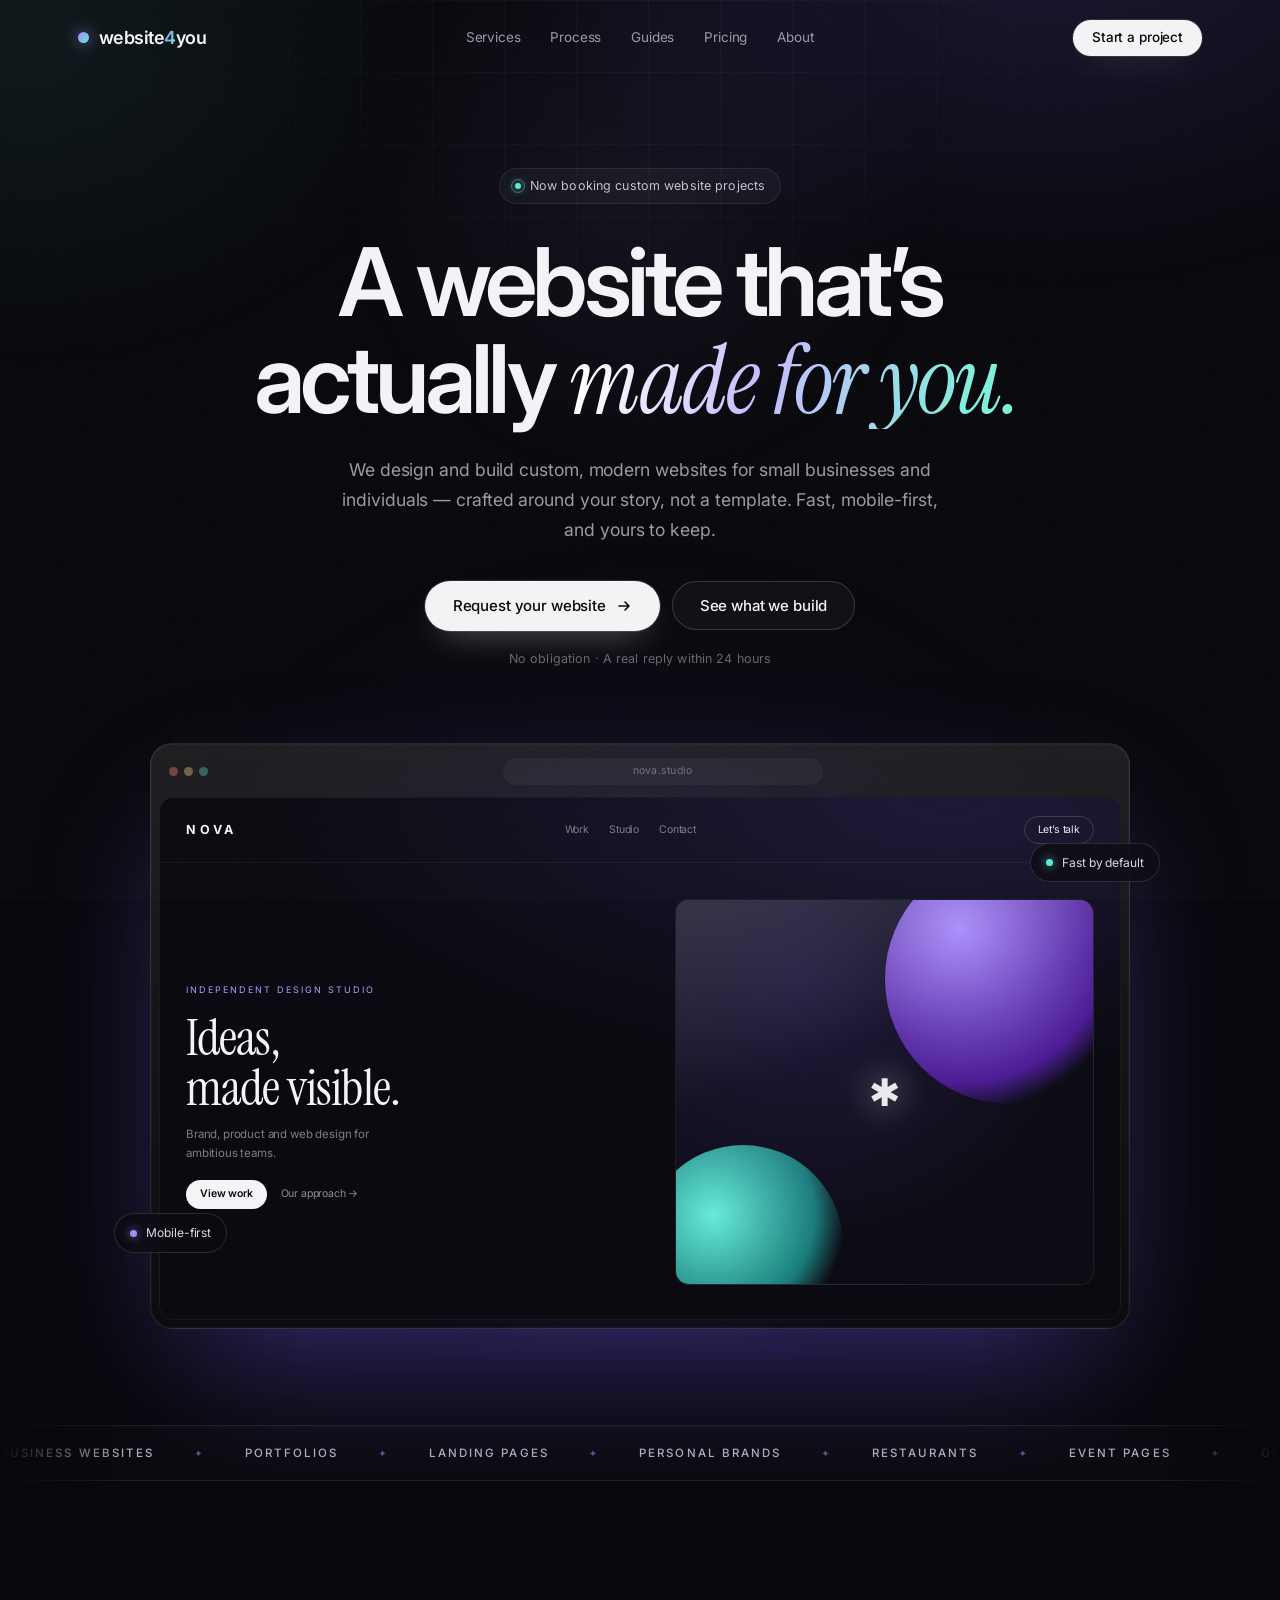
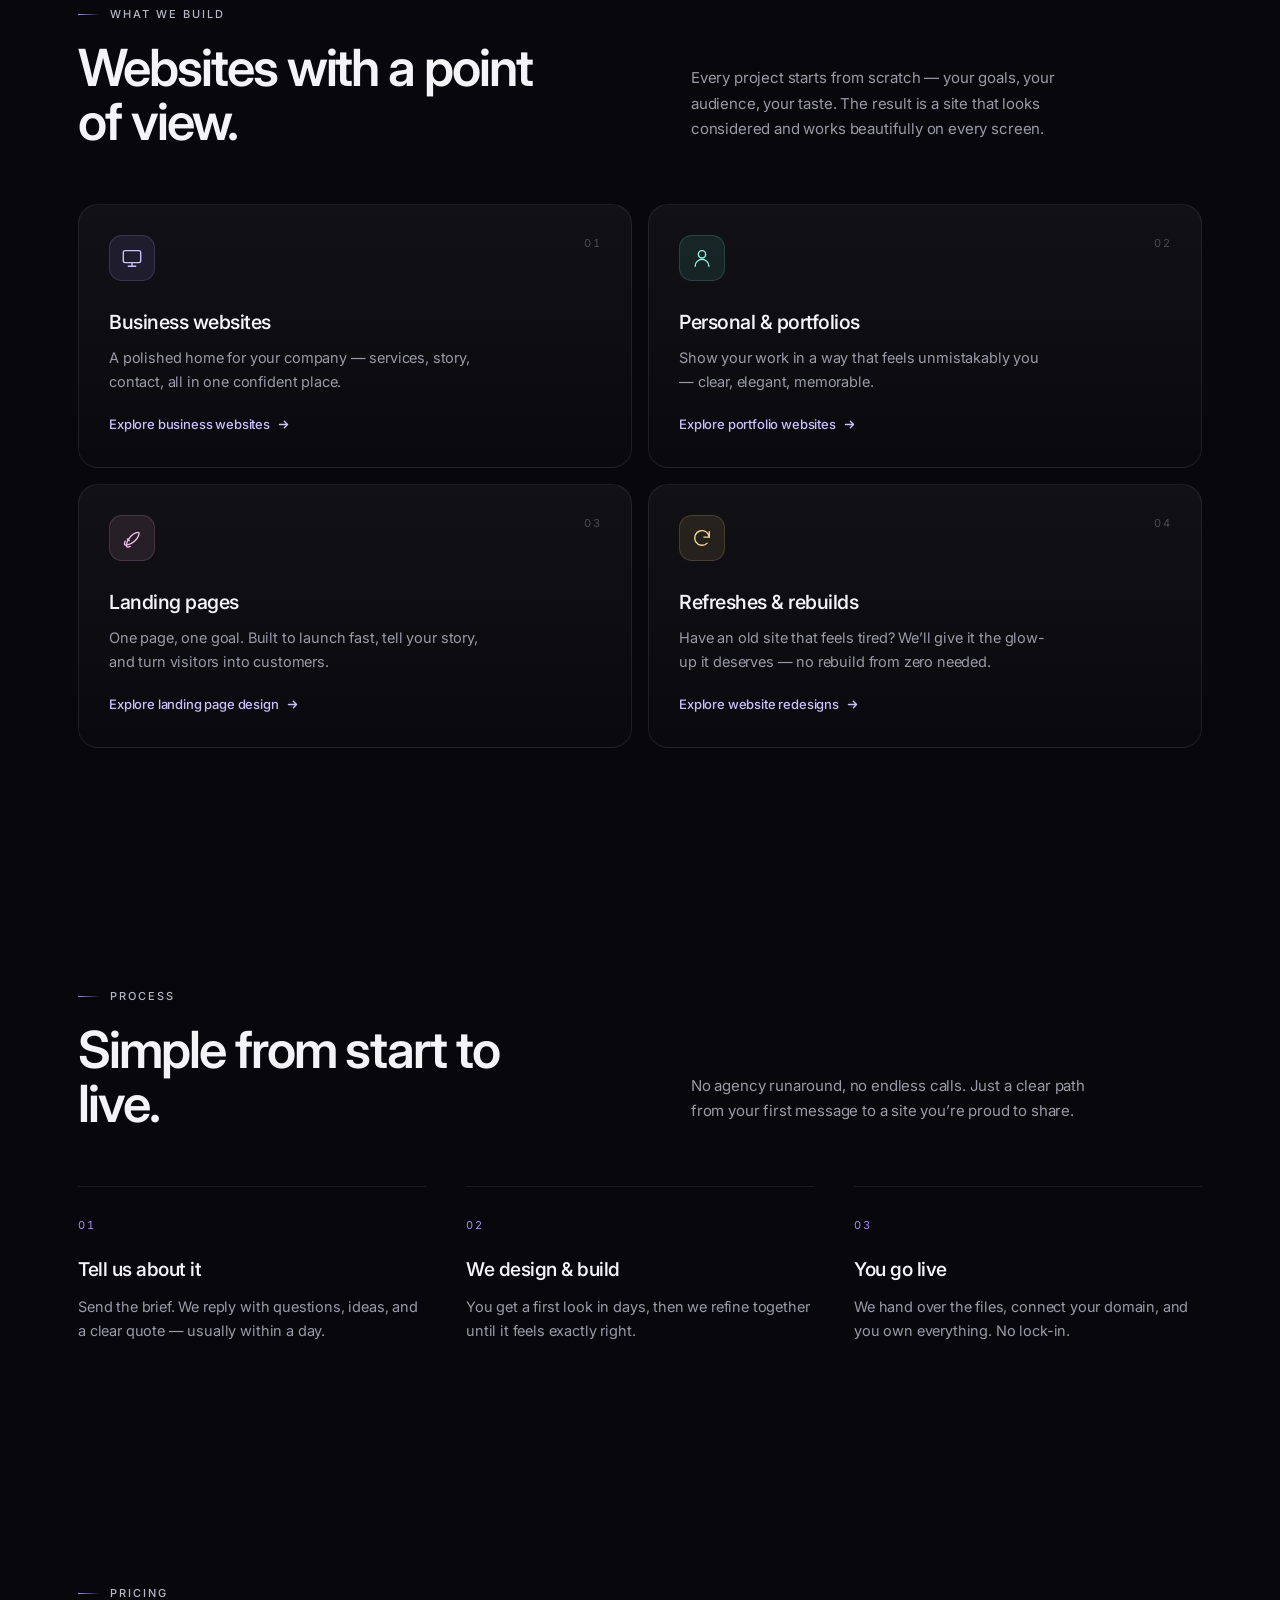
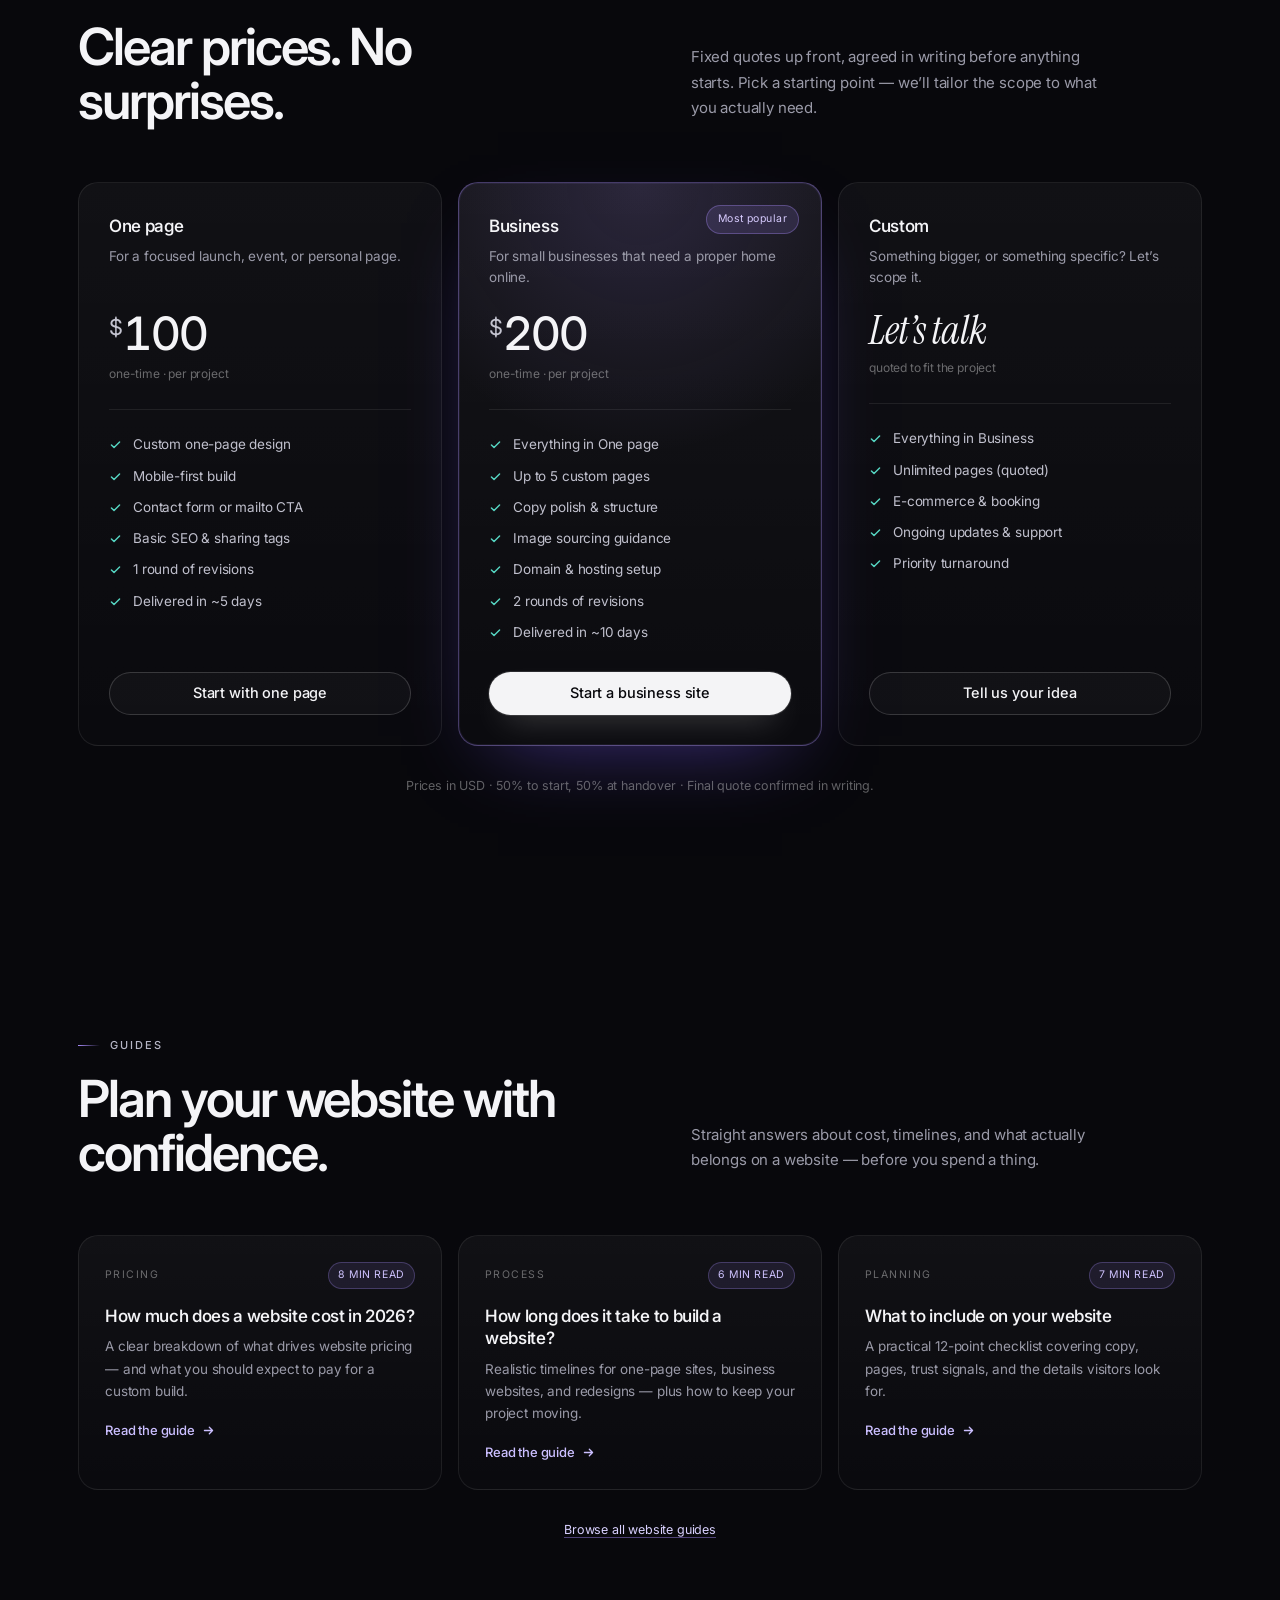
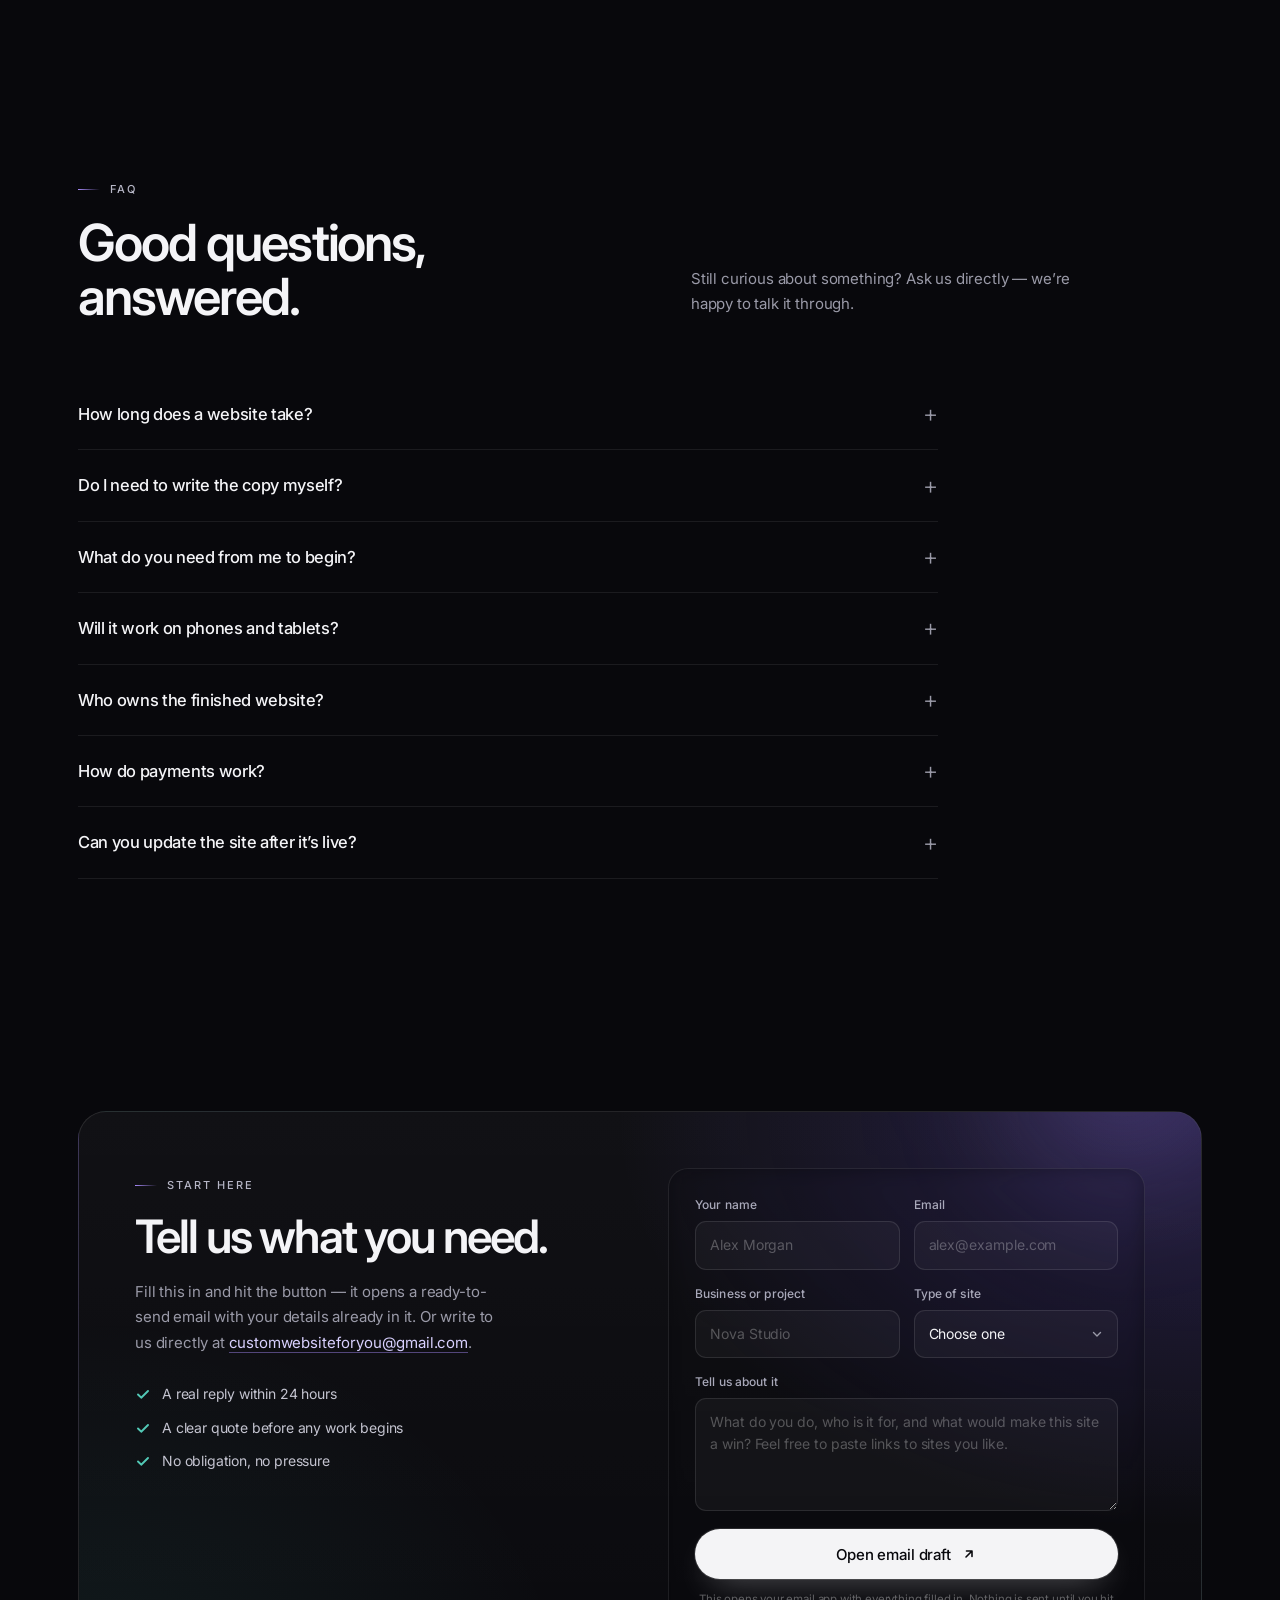
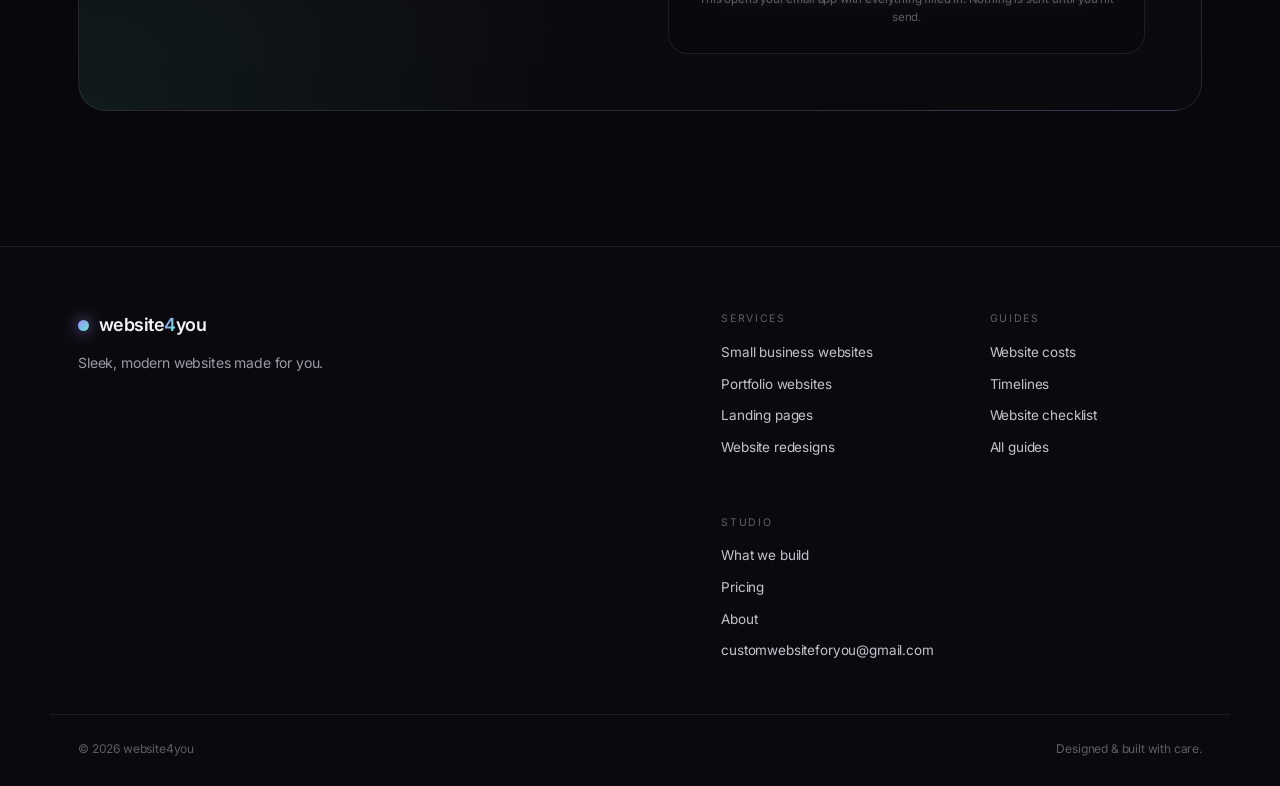
<file: index.html>
<!DOCTYPE html>
<html lang="en">
<head>
  <meta charset="utf-8">
  <meta name="viewport" content="width=device-width, initial-scale=1">
  <!-- SEO: replace https://website4you.example with your live domain before deploying -->
  <title>Custom Website Design, Made for You | website4you</title>
  <meta name="description" content="Sleek, custom websites for small businesses and individuals. One-page sites from $100, multi-page from $200. Fast delivery, mobile-first, and yours to keep.">
  <meta name="theme-color" content="#08080c">
  <meta name="author" content="website4you">
  <meta name="robots" content="index, follow, max-image-preview:large, max-snippet:-1, max-video-preview:-1">
  <link rel="canonical" href="https://website4you.example/">

  <!-- Open Graph / social sharing -->
  <meta property="og:type" content="website">
  <meta property="og:site_name" content="website4you">
  <meta property="og:locale" content="en_US">
  <meta property="og:url" content="https://website4you.example/">
  <meta property="og:title" content="Custom Website Design, Made for You | website4you">
  <meta property="og:description" content="Sleek, custom websites for small businesses and individuals. One-page sites from $100, multi-page from $200. Fast delivery, mobile-first, and yours to keep.">
  <meta property="og:image" content="https://website4you.example/assets/og-image.png">
  <meta property="og:image:width" content="1200">
  <meta property="og:image:height" content="630">
  <meta property="og:image:alt" content="website4you — sleek, modern websites made for you">
  <meta name="twitter:card" content="summary_large_image">
  <meta name="twitter:title" content="Custom Website Design, Made for You | website4you">
  <meta name="twitter:description" content="Sleek, custom websites for small businesses and individuals. One-page sites from $100, multi-page from $200.">
  <meta name="twitter:image" content="https://website4you.example/assets/og-image.png">

  <link rel="icon" href="favicon.svg" type="image/svg+xml">
  <link rel="icon" href="favicon-32.png" sizes="32x32" type="image/png">
  <link rel="apple-touch-icon" href="apple-touch-icon.png">
  <link rel="preconnect" href="https://fonts.googleapis.com">
  <link rel="preconnect" href="https://fonts.gstatic.com" crossorigin>
  <link href="https://fonts.googleapis.com/css2?family=Instrument+Serif:ital@0;1&family=Inter:wght@300..700&display=swap" rel="stylesheet">
  <link rel="stylesheet" href="styles.css">
  <script>document.documentElement.classList.add('js')</script>

  <script type="application/ld+json">
  {
    "@context": "https://schema.org",
    "@graph": [
      {
        "@type": "ProfessionalService",
        "@id": "https://website4you.example/#business",
        "name": "website4you",
        "url": "https://website4you.example/",
        "description": "Custom website design and development for small businesses, creatives, and individuals.",
        "email": "customwebsiteforyou@gmail.com",
        "priceRange": "$$",
        "areaServed": {
          "@type": "Place",
          "name": "Worldwide"
        },
        "logo": "https://website4you.example/favicon-32.png",
        "image": "https://website4you.example/assets/og-image.png",
        "hasOfferCatalog": {
          "@type": "OfferCatalog",
          "name": "Website design services",
          "itemListElement": [
            {
              "@type": "Offer",
              "name": "One-page website",
              "description": "A custom one-page website designed and built from scratch.",
              "priceCurrency": "USD",
              "price": "100",
              "url": "https://website4you.example/#pricing"
            },
            {
              "@type": "Offer",
              "name": "Business website",
              "description": "A custom multi-page website for a small business.",
              "priceCurrency": "USD",
              "price": "200",
              "url": "https://website4you.example/#pricing"
            }
          ]
        }
      },
      {
        "@type": "WebSite",
        "@id": "https://website4you.example/#website",
        "url": "https://website4you.example/",
        "name": "website4you",
        "description": "Sleek, custom websites for small businesses and individuals.",
        "publisher": { "@id": "https://website4you.example/#business" },
        "inLanguage": "en"
      },
      {
        "@type": "FAQPage",
        "@id": "https://website4you.example/#faq",
        "mainEntity": [
          {
            "@type": "Question",
            "name": "How long does a website take?",
            "acceptedAnswer": {
              "@type": "Answer",
              "text": "Most one-page sites are ready in about a week. Multi-page business sites usually take one to two weeks, depending on content and feedback. We'll give you a real timeline before we start."
            }
          },
          {
            "@type": "Question",
            "name": "Do I need to write the copy myself?",
            "acceptedAnswer": {
              "@type": "Answer",
              "text": "You can, or we can help shape it. Send rough notes about what you do and who it's for, and we'll turn them into clear, confident copy that fits the design."
            }
          },
          {
            "@type": "Question",
            "name": "What do you need from me to begin?",
            "acceptedAnswer": {
              "@type": "Answer",
              "text": "A short brief, any logo or brand assets you have, and a few sites you like the look of. That's enough for us to get moving — we'll ask for the rest as we go."
            }
          },
          {
            "@type": "Question",
            "name": "Will it work on phones and tablets?",
            "acceptedAnswer": {
              "@type": "Answer",
              "text": "Always. Every site is designed mobile-first and tested across screen sizes, so it looks just as sharp on a phone as it does on a desktop."
            }
          },
          {
            "@type": "Question",
            "name": "Who owns the finished website?",
            "acceptedAnswer": {
              "@type": "Answer",
              "text": "You do. The files, the domain, and the design are yours. There's no subscription and no lock-in — we hand everything over when the project is complete."
            }
          },
          {
            "@type": "Question",
            "name": "How do payments work?",
            "acceptedAnswer": {
              "@type": "Answer",
              "text": "Usually 50% to start and 50% at handover. Everything is confirmed in writing first, so there are no surprises on either side."
            }
          },
          {
            "@type": "Question",
            "name": "Can you update the site after it's live?",
            "acceptedAnswer": {
              "@type": "Answer",
              "text": "Yes. Small updates can be quoted separately, or we can show you how to edit the content yourself — whichever you prefer."
            }
          }
        ]
      }
    ]
  }
  </script>
</head>
<body>
  <a class="skip" href="#main">Skip to content</a>
  <div class="glow" aria-hidden="true"></div>

  <header class="site-header" id="header">
    <div class="container nav">
      <a href="#top" class="logo" aria-label="website4you home">
        <span class="logo-mark" aria-hidden="true"></span>
        <span>website<span class="logo-4">4</span>you</span>
      </a>

      <nav class="nav-links" aria-label="Primary">
        <a href="#work">Services</a>
        <a href="#process">Process</a>
        <a href="guides.html">Guides</a>
        <a href="#pricing">Pricing</a>
        <a href="about.html">About</a>
      </nav>

      <div class="nav-actions">
        <a class="btn btn-primary btn-sm" data-mail href="mailto:customwebsiteforyou@gmail.com">Start a project</a>
        <button class="menu-btn" type="button" aria-label="Open menu" aria-expanded="false" aria-controls="mobile-menu">
          <span></span><span></span>
        </button>
      </div>
    </div>

    <div class="mobile-menu" id="mobile-menu">
      <a href="#work">Services</a>
      <a href="#process">Process</a>
      <a href="guides.html">Guides</a>
      <a href="#pricing">Pricing</a>
      <a href="about.html">About</a>
      <a class="btn btn-primary" data-mail href="mailto:customwebsiteforyou@gmail.com">Start a project</a>
    </div>
  </header>

  <main id="main">
    <!-- Hero -->
    <section class="hero" id="top">
      <div class="container">
        <div class="hero-inner">
          <a class="badge" href="#start">
            <span class="dot" aria-hidden="true"></span>
            Now booking custom website projects
          </a>

          <h1>
            A website that&rsquo;s<br>
            actually <em>made for you.</em>
          </h1>

          <p class="lede">
            We design and build custom, modern websites for small businesses and individuals &mdash;
            crafted around your story, not a template. Fast, mobile-first, and yours to keep.
          </p>

          <div class="hero-cta">
            <a class="btn btn-primary btn-lg" data-mail href="mailto:customwebsiteforyou@gmail.com">
              Request your website
              <svg class="arrow" width="16" height="16" viewBox="0 0 16 16" fill="none" aria-hidden="true">
                <path d="M3 8h10M9 4l4 4-4 4" stroke="currentColor" stroke-width="1.6" stroke-linecap="round" stroke-linejoin="round"/>
              </svg>
            </a>
            <a class="btn btn-ghost btn-lg" href="#work">See what we build</a>
          </div>

          <p class="micro">No obligation &middot; A real reply within 24 hours</p>
        </div>

        <div class="mockup">
          <div class="mockup-frame">
            <div class="mockup-bar">
              <span class="dot-btn"></span><span class="dot-btn"></span><span class="dot-btn"></span>
              <div class="mockup-url">nova.studio</div>
            </div>
            <div class="mockup-screen">
              <div class="sample">
                <div class="sample-nav">
                  <span class="sample-logo">NOVA</span>
                  <div class="sample-links"><span>Work</span><span>Studio</span><span>Contact</span></div>
                  <span class="sample-btn">Let&rsquo;s talk</span>
                </div>
                <div class="sample-hero">
                  <div class="sample-copy">
                    <span class="sample-eyebrow">Independent design studio</span>
                    <h3>Ideas,<br>made visible.</h3>
                    <p>Brand, product and web design for ambitious teams.</p>
                    <div class="sample-actions">
                      <span class="sample-btn solid">View work</span>
                      <span class="sample-link">Our approach &rarr;</span>
                    </div>
                  </div>
                  <div class="sample-art" aria-hidden="true">
                    <div class="orb orb-a"></div>
                    <div class="orb orb-b"></div>
                    <span class="sample-star">&#10033;</span>
                  </div>
                </div>
              </div>
            </div>
          </div>
          <div class="float-chip chip-a" aria-hidden="true">
            <span class="chip-dot mint"></span> Fast by default
          </div>
          <div class="float-chip chip-b" aria-hidden="true">
            <span class="chip-dot violet"></span> Mobile-first
          </div>
        </div>
      </div>
    </section>

    <!-- Marquee -->
    <div class="marquee" aria-hidden="true">
      <div class="marquee-track">
        <div class="marquee-group">
          <span>Business websites</span><span class="sep">&#10022;</span>
          <span>Portfolios</span><span class="sep">&#10022;</span>
          <span>Landing pages</span><span class="sep">&#10022;</span>
          <span>Personal brands</span><span class="sep">&#10022;</span>
          <span>Restaurants</span><span class="sep">&#10022;</span>
          <span>Event pages</span><span class="sep">&#10022;</span>
          <span>Online stores</span><span class="sep">&#10022;</span>
          <span>Site refreshes</span><span class="sep">&#10022;</span>
        </div>
        <div class="marquee-group">
          <span>Business websites</span><span class="sep">&#10022;</span>
          <span>Portfolios</span><span class="sep">&#10022;</span>
          <span>Landing pages</span><span class="sep">&#10022;</span>
          <span>Personal brands</span><span class="sep">&#10022;</span>
          <span>Restaurants</span><span class="sep">&#10022;</span>
          <span>Event pages</span><span class="sep">&#10022;</span>
          <span>Online stores</span><span class="sep">&#10022;</span>
          <span>Site refreshes</span><span class="sep">&#10022;</span>
        </div>
      </div>
    </div>

    <!-- What we build -->
    <section class="section" id="work">
      <div class="container">
        <div class="section-head reveal">
          <div>
            <span class="eyebrow">What we build</span>
            <h2>Websites with a point of view.</h2>
          </div>
          <p>
            Every project starts from scratch &mdash; your goals, your audience, your taste.
            The result is a site that looks considered and works beautifully on every screen.
          </p>
        </div>

        <div class="cards">
          <a class="card reveal" href="small-business-websites.html">
            <div class="card-top">
              <span class="icon tint-violet">
                <svg width="22" height="22" viewBox="0 0 24 24" fill="none" stroke="currentColor" stroke-width="1.5" stroke-linecap="round" stroke-linejoin="round" aria-hidden="true">
                  <rect x="2.5" y="4" width="19" height="13" rx="2"/>
                  <path d="M8 21h8M12 17v4"/>
                </svg>
              </span>
              <span class="card-num">01</span>
            </div>
            <h3>Business websites</h3>
            <p>A polished home for your company &mdash; services, story, contact, all in one confident place.</p>
            <span class="card-link">Explore business websites
              <svg width="13" height="13" viewBox="0 0 16 16" fill="none" aria-hidden="true"><path d="M3 8h10M9 4l4 4-4 4" stroke="currentColor" stroke-width="1.6" stroke-linecap="round" stroke-linejoin="round"/></svg>
            </span>
          </a>

          <a class="card reveal" href="portfolio-websites.html" style="--delay:.06s">
            <div class="card-top">
              <span class="icon tint-mint">
                <svg width="22" height="22" viewBox="0 0 24 24" fill="none" stroke="currentColor" stroke-width="1.5" stroke-linecap="round" stroke-linejoin="round" aria-hidden="true">
                  <circle cx="12" cy="8" r="4"/>
                  <path d="M4.5 21a7.5 7.5 0 0 1 15 0"/>
                </svg>
              </span>
              <span class="card-num">02</span>
            </div>
            <h3>Personal &amp; portfolios</h3>
            <p>Show your work in a way that feels unmistakably you &mdash; clear, elegant, memorable.</p>
            <span class="card-link">Explore portfolio websites
              <svg width="13" height="13" viewBox="0 0 16 16" fill="none" aria-hidden="true"><path d="M3 8h10M9 4l4 4-4 4" stroke="currentColor" stroke-width="1.6" stroke-linecap="round" stroke-linejoin="round"/></svg>
            </span>
          </a>

          <a class="card reveal" href="landing-pages.html" style="--delay:.12s">
            <div class="card-top">
              <span class="icon tint-pink">
                <svg width="22" height="22" viewBox="0 0 24 24" fill="none" stroke="currentColor" stroke-width="1.5" stroke-linecap="round" stroke-linejoin="round" aria-hidden="true">
                  <path d="M4.5 15.5c-1.4 3.4-1 4.6 1.8 4.2 3-.4 6.3-1.9 9-4.6 3.7-3.7 5-8.2 4.2-9-.8-.8-5.3.5-9 4.2-2.7 2.7-4.2 6-4.6 9-.4 2.8.8 3.2 4.2 1.8"/>
                  <path d="M9 15l-2-2"/>
                </svg>
              </span>
              <span class="card-num">03</span>
            </div>
            <h3>Landing pages</h3>
            <p>One page, one goal. Built to launch fast, tell your story, and turn visitors into customers.</p>
            <span class="card-link">Explore landing page design
              <svg width="13" height="13" viewBox="0 0 16 16" fill="none" aria-hidden="true"><path d="M3 8h10M9 4l4 4-4 4" stroke="currentColor" stroke-width="1.6" stroke-linecap="round" stroke-linejoin="round"/></svg>
            </span>
          </a>

          <a class="card reveal" href="website-redesign.html" style="--delay:.18s">
            <div class="card-top">
              <span class="icon tint-amber">
                <svg width="22" height="22" viewBox="0 0 24 24" fill="none" stroke="currentColor" stroke-width="1.5" stroke-linecap="round" stroke-linejoin="round" aria-hidden="true">
                  <path d="M20 11a8 8 0 1 0-2.3 6.6"/>
                  <path d="M20 5v6h-6"/>
                </svg>
              </span>
              <span class="card-num">04</span>
            </div>
            <h3>Refreshes &amp; rebuilds</h3>
            <p>Have an old site that feels tired? We&rsquo;ll give it the glow-up it deserves &mdash; no rebuild from zero needed.</p>
            <span class="card-link">Explore website redesigns
              <svg width="13" height="13" viewBox="0 0 16 16" fill="none" aria-hidden="true"><path d="M3 8h10M9 4l4 4-4 4" stroke="currentColor" stroke-width="1.6" stroke-linecap="round" stroke-linejoin="round"/></svg>
            </span>
          </a>
        </div>
      </div>
    </section>

    <!-- Process -->
    <section class="section" id="process">
      <div class="container">
        <div class="section-head reveal">
          <div>
            <span class="eyebrow">Process</span>
            <h2>Simple from start to live.</h2>
          </div>
          <p>
            No agency runaround, no endless calls. Just a clear path from your first message
            to a site you&rsquo;re proud to share.
          </p>
        </div>

        <div class="steps">
          <div class="step reveal">
            <span class="step-num">01</span>
            <h3>Tell us about it</h3>
            <p>Send the brief. We reply with questions, ideas, and a clear quote &mdash; usually within a day.</p>
          </div>
          <div class="step reveal" style="--delay:.08s">
            <span class="step-num">02</span>
            <h3>We design &amp; build</h3>
            <p>You get a first look in days, then we refine together until it feels exactly right.</p>
          </div>
          <div class="step reveal" style="--delay:.16s">
            <span class="step-num">03</span>
            <h3>You go live</h3>
            <p>We hand over the files, connect your domain, and you own everything. No lock-in.</p>
          </div>
        </div>
      </div>
    </section>

    <!-- Pricing -->
    <section class="section" id="pricing">
      <div class="container">
        <div class="section-head reveal">
          <div>
            <span class="eyebrow">Pricing</span>
            <h2>Clear prices. No surprises.</h2>
          </div>
          <p>
            Fixed quotes up front, agreed in writing before anything starts. Pick a starting point
            &mdash; we&rsquo;ll tailor the scope to what you actually need.
          </p>
        </div>

        <div class="pricing">
          <article class="plan reveal">
            <h3>One page</h3>
            <p class="plan-desc">For a focused launch, event, or personal page.</p>
            <div class="price"><span class="currency">$</span>100</div>
            <span class="per">one-time &middot; per project</span>
            <ul class="features">
              <li>Custom one-page design</li>
              <li>Mobile-first build</li>
              <li>Contact form or mailto CTA</li>
              <li>Basic SEO &amp; sharing tags</li>
              <li>1 round of revisions</li>
              <li>Delivered in ~5 days</li>
            </ul>
            <a class="btn btn-ghost plan-btn" data-mail href="mailto:customwebsiteforyou@gmail.com">Start with one page</a>
          </article>

          <article class="plan featured reveal" style="--delay:.08s">
            <span class="plan-badge">Most popular</span>
            <h3>Business</h3>
            <p class="plan-desc">For small businesses that need a proper home online.</p>
            <div class="price"><span class="currency">$</span>200</div>
            <span class="per">one-time &middot; per project</span>
            <ul class="features">
              <li>Everything in One page</li>
              <li>Up to 5 custom pages</li>
              <li>Copy polish &amp; structure</li>
              <li>Image sourcing guidance</li>
              <li>Domain &amp; hosting setup</li>
              <li>2 rounds of revisions</li>
              <li>Delivered in ~10 days</li>
            </ul>
            <a class="btn btn-primary plan-btn" data-mail href="mailto:customwebsiteforyou@gmail.com">Start a business site</a>
          </article>

          <article class="plan reveal" style="--delay:.16s">
            <h3>Custom</h3>
            <p class="plan-desc">Something bigger, or something specific? Let&rsquo;s scope it.</p>
            <div class="price price-text">Let&rsquo;s talk</div>
            <span class="per">quoted to fit the project</span>
            <ul class="features">
              <li>Everything in Business</li>
              <li>Unlimited pages (quoted)</li>
              <li>E-commerce &amp; booking</li>
              <li>Ongoing updates &amp; support</li>
              <li>Priority turnaround</li>
            </ul>
            <a class="btn btn-ghost plan-btn" data-mail href="mailto:customwebsiteforyou@gmail.com">Tell us your idea</a>
          </article>
        </div>

        <p class="pricing-note reveal">Prices in USD &middot; 50% to start, 50% at handover &middot; Final quote confirmed in writing.</p>
      </div>
    </section>

    <!-- Guides teaser -->
    <section class="section" id="guides">
      <div class="container">
        <div class="section-head reveal">
          <div>
            <span class="eyebrow">Guides</span>
            <h2>Plan your website with confidence.</h2>
          </div>
          <p>
            Straight answers about cost, timelines, and what actually belongs on a website
            &mdash; before you spend a thing.
          </p>
        </div>

        <div class="article-grid">
          <a class="article-card reveal" href="website-cost-guide.html">
            <div class="article-kicker"><span>Pricing</span><span class="pill">8 min read</span></div>
            <h3>How much does a website cost in 2026?</h3>
            <p>A clear breakdown of what drives website pricing &mdash; and what you should expect to pay for a custom build.</p>
            <span class="card-link">Read the guide
              <svg width="13" height="13" viewBox="0 0 16 16" fill="none" aria-hidden="true"><path d="M3 8h10M9 4l4 4-4 4" stroke="currentColor" stroke-width="1.6" stroke-linecap="round" stroke-linejoin="round"/></svg>
            </span>
          </a>

          <a class="article-card reveal" href="website-timeline-guide.html" style="--delay:.07s">
            <div class="article-kicker"><span>Process</span><span class="pill">6 min read</span></div>
            <h3>How long does it take to build a website?</h3>
            <p>Realistic timelines for one-page sites, business websites, and redesigns &mdash; plus how to keep your project moving.</p>
            <span class="card-link">Read the guide
              <svg width="13" height="13" viewBox="0 0 16 16" fill="none" aria-hidden="true"><path d="M3 8h10M9 4l4 4-4 4" stroke="currentColor" stroke-width="1.6" stroke-linecap="round" stroke-linejoin="round"/></svg>
            </span>
          </a>

          <a class="article-card reveal" href="website-checklist-guide.html" style="--delay:.14s">
            <div class="article-kicker"><span>Planning</span><span class="pill">7 min read</span></div>
            <h3>What to include on your website</h3>
            <p>A practical 12-point checklist covering copy, pages, trust signals, and the details visitors look for.</p>
            <span class="card-link">Read the guide
              <svg width="13" height="13" viewBox="0 0 16 16" fill="none" aria-hidden="true"><path d="M3 8h10M9 4l4 4-4 4" stroke="currentColor" stroke-width="1.6" stroke-linecap="round" stroke-linejoin="round"/></svg>
            </span>
          </a>
        </div>

        <p class="pricing-note"><a class="inline-link" href="guides.html">Browse all website guides</a></p>
      </div>
    </section>

    <!-- FAQ -->
    <section class="section" id="faq">
      <div class="container">
        <div class="section-head reveal">
          <div>
            <span class="eyebrow">FAQ</span>
            <h2>Good questions, answered.</h2>
          </div>
          <p>Still curious about something? Ask us directly &mdash; we&rsquo;re happy to talk it through.</p>
        </div>

        <div class="faq-list reveal">
          <details class="faq-item" name="faq">
            <summary>How long does a website take?</summary>
            <p>Most one-page sites are ready in about a week. Multi-page business sites usually take one to two weeks, depending on content and feedback. We&rsquo;ll give you a real timeline before we start.</p>
          </details>
          <details class="faq-item" name="faq">
            <summary>Do I need to write the copy myself?</summary>
            <p>You can, or we can help shape it. Send rough notes about what you do and who it&rsquo;s for, and we&rsquo;ll turn them into clear, confident copy that fits the design.</p>
          </details>
          <details class="faq-item" name="faq">
            <summary>What do you need from me to begin?</summary>
            <p>A short brief, any logo or brand assets you have, and a few sites you like the look of. That&rsquo;s enough for us to get moving &mdash; we&rsquo;ll ask for the rest as we go.</p>
          </details>
          <details class="faq-item" name="faq">
            <summary>Will it work on phones and tablets?</summary>
            <p>Always. Every site is designed mobile-first and tested across screen sizes, so it looks just as sharp on a phone as it does on a desktop.</p>
          </details>
          <details class="faq-item" name="faq">
            <summary>Who owns the finished website?</summary>
            <p>You do. The files, the domain, and the design are yours. There&rsquo;s no subscription and no lock-in &mdash; we hand everything over when the project is complete.</p>
          </details>
          <details class="faq-item" name="faq">
            <summary>How do payments work?</summary>
            <p>Usually 50% to start and 50% at handover. Everything is confirmed in writing first, so there are no surprises on either side.</p>
          </details>
          <details class="faq-item" name="faq">
            <summary>Can you update the site after it&rsquo;s live?</summary>
            <p>Yes. Small updates can be quoted separately, or we can show you how to edit the content yourself &mdash; whichever you prefer.</p>
          </details>
        </div>
      </div>
    </section>

    <!-- Start / brief -->
    <section class="section start" id="start">
      <div class="container">
        <div class="start-card reveal">
          <div class="start-copy">
            <span class="eyebrow">Start here</span>
            <h2>Tell us what you need.</h2>
            <p>
              Fill this in and hit the button &mdash; it opens a ready-to-send email with your
              details already in it. Or write to us directly at
              <a class="inline-link" href="mailto:customwebsiteforyou@gmail.com">customwebsiteforyou@gmail.com</a>.
            </p>
            <ul class="ticks">
              <li>A real reply within 24 hours</li>
              <li>A clear quote before any work begins</li>
              <li>No obligation, no pressure</li>
            </ul>
          </div>

          <form class="brief" id="brief" novalidate>
            <div class="form-grid">
              <div class="field">
                <label for="name">Your name</label>
                <input id="name" name="name" type="text" autocomplete="name" placeholder="Alex Morgan" required>
              </div>
              <div class="field">
                <label for="email">Email</label>
                <input id="email" name="email" type="email" autocomplete="email" placeholder="alex@example.com">
              </div>
              <div class="field">
                <label for="business">Business or project</label>
                <input id="business" name="business" type="text" placeholder="Nova Studio">
              </div>
              <div class="field">
                <label for="type">Type of site</label>
                <select id="type" name="type">
                  <option value="">Choose one</option>
                  <option>Business website</option>
                  <option>Personal site / portfolio</option>
                  <option>Landing page</option>
                  <option>Online store</option>
                  <option>Refresh of an existing site</option>
                  <option>Something else</option>
                </select>
              </div>
              <div class="field span-2">
                <label for="message">Tell us about it</label>
                <textarea id="message" name="message" rows="4" placeholder="What do you do, who is it for, and what would make this site a win? Feel free to paste links to sites you like." required></textarea>
              </div>
            </div>

            <button class="btn btn-primary btn-lg submit" type="submit">
              Open email draft
              <svg width="16" height="16" viewBox="0 0 16 16" fill="none" aria-hidden="true">
                <path d="M5 11L11 5M11 5H5.5M11 5v5.5" stroke="currentColor" stroke-width="1.6" stroke-linecap="round" stroke-linejoin="round"/>
              </svg>
            </button>
            <p class="form-note">This opens your email app with everything filled in. Nothing is sent until you hit send.</p>
          </form>
        </div>
      </div>
    </section>
  </main>

  <footer class="site-footer">
    <div class="container footer-inner">
      <div class="footer-brand">
        <a href="#top" class="logo" aria-label="website4you home">
          <span class="logo-mark" aria-hidden="true"></span>
          <span>website<span class="logo-4">4</span>you</span>
        </a>
        <p>Sleek, modern websites made for you.</p>
      </div>

      <div class="footer-links footer-links-3">
        <div>
          <span class="footer-label">Services</span>
          <a href="small-business-websites.html">Small business websites</a>
          <a href="portfolio-websites.html">Portfolio websites</a>
          <a href="landing-pages.html">Landing pages</a>
          <a href="website-redesign.html">Website redesigns</a>
        </div>
        <div>
          <span class="footer-label">Guides</span>
          <a href="website-cost-guide.html">Website costs</a>
          <a href="website-timeline-guide.html">Timelines</a>
          <a href="website-checklist-guide.html">Website checklist</a>
          <a href="guides.html">All guides</a>
        </div>
        <div>
          <span class="footer-label">Studio</span>
          <a href="#work">What we build</a>
          <a href="#pricing">Pricing</a>
          <a href="about.html">About</a>
          <a href="mailto:customwebsiteforyou@gmail.com">customwebsiteforyou@gmail.com</a>
        </div>
      </div>
    </div>

    <div class="container footer-bottom">
      <span>&copy; 2026 website4you</span>
      <span>Designed &amp; built with care.</span>
    </div>
  </footer>

  <script src="script.js" defer></script>
</body>
</html>
</file>
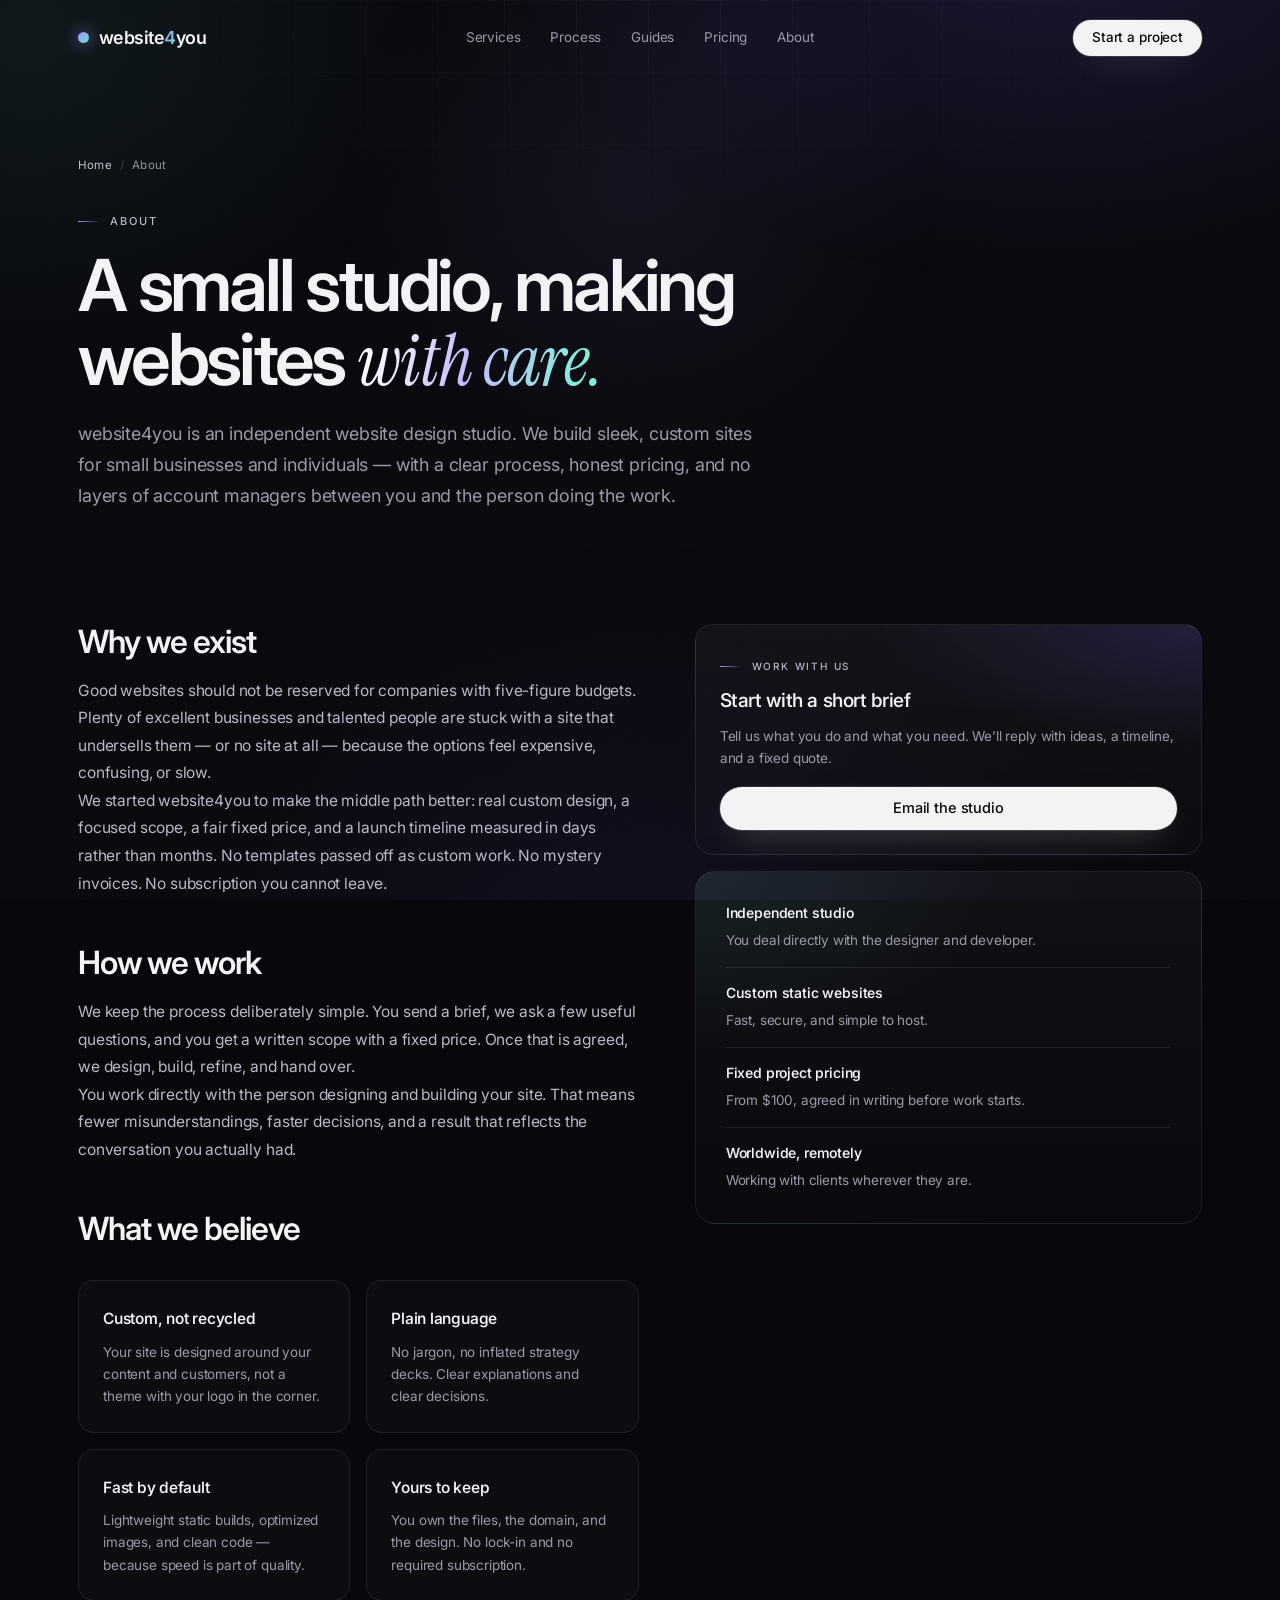
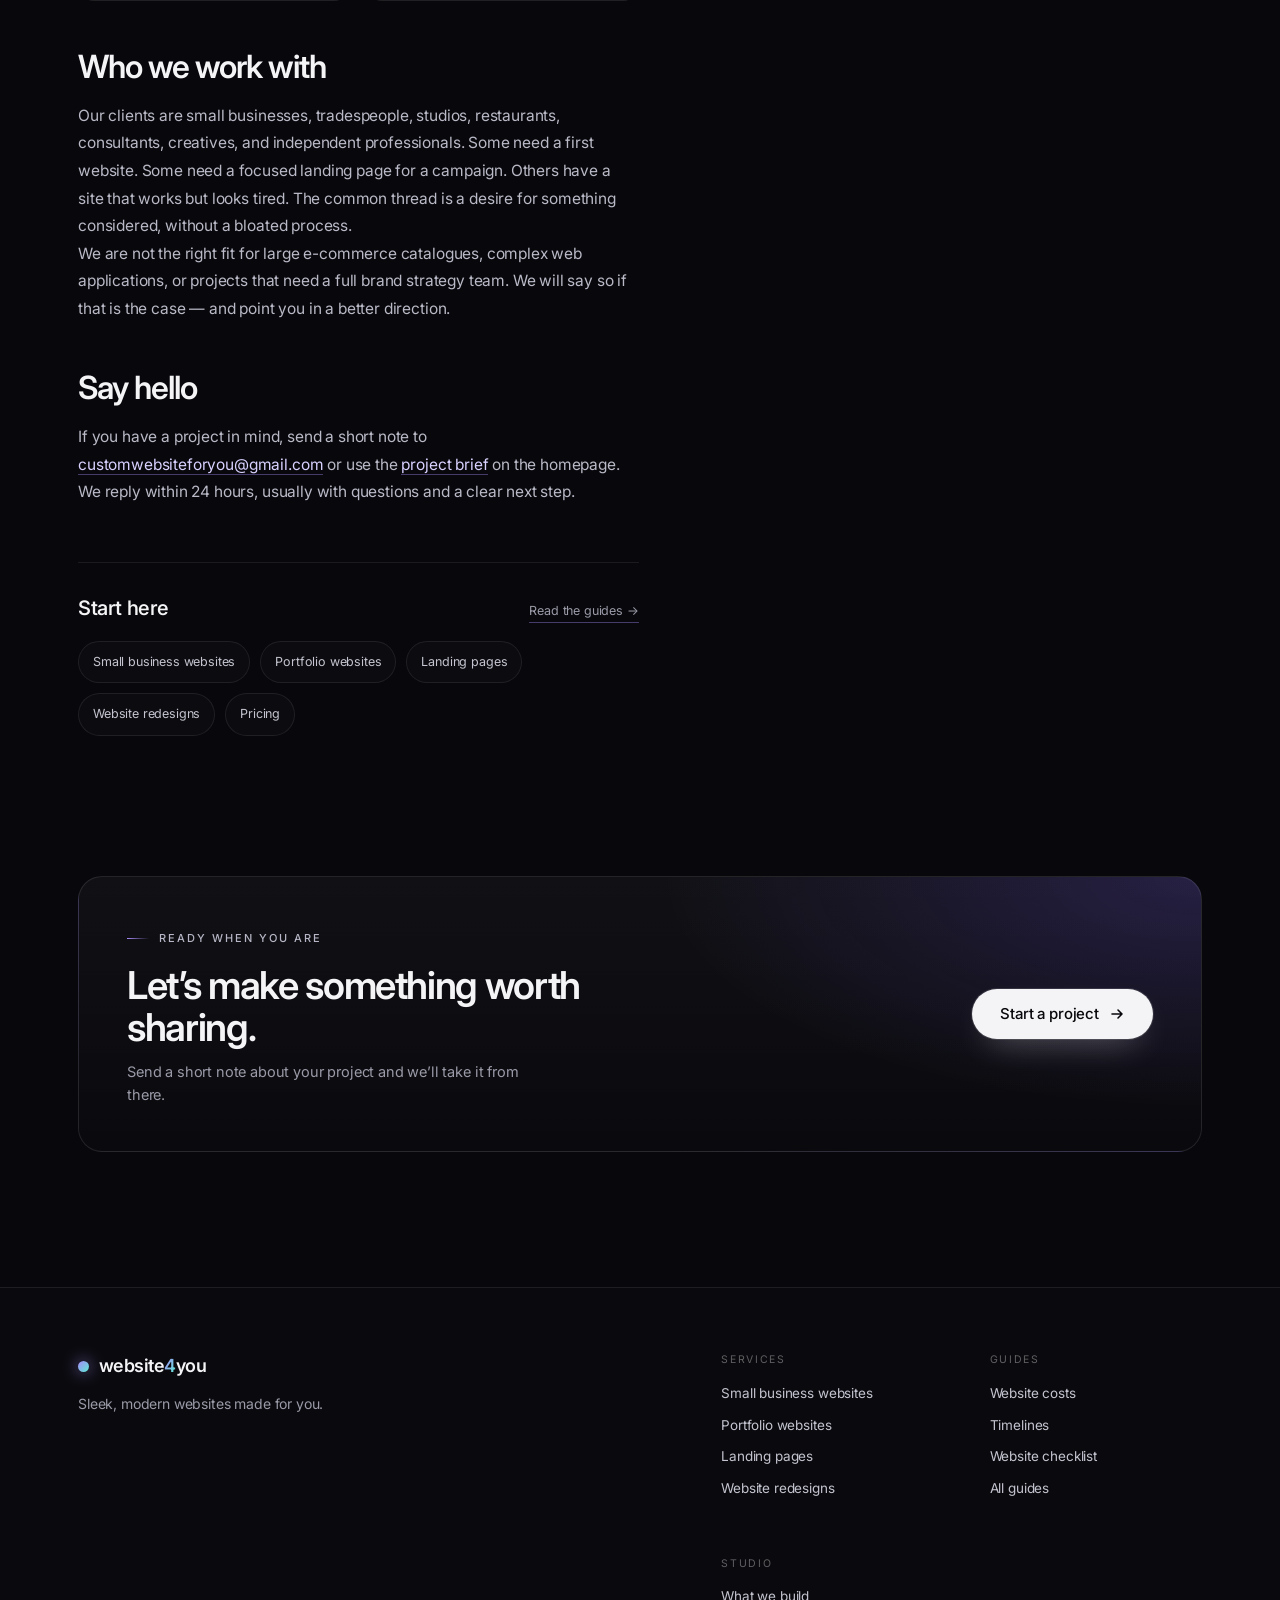
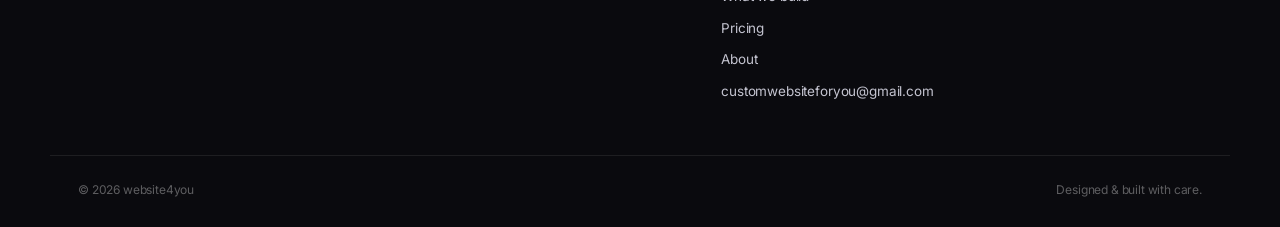
<file: about.html>
<!DOCTYPE html>
<html lang="en">
<head>
  <meta charset="utf-8">
  <meta name="viewport" content="width=device-width, initial-scale=1">
  <!-- SEO: replace https://website4you.example with your live domain before deploying -->
  <title>About website4you | Independent Website Design Studio</title>
  <meta name="description" content="website4you is an independent studio designing and building sleek, custom websites for small businesses and individuals. Clear process, fixed quotes, full ownership.">
  <meta name="theme-color" content="#08080c">
  <meta name="author" content="website4you">
  <meta name="robots" content="index, follow, max-image-preview:large, max-snippet:-1, max-video-preview:-1">
  <link rel="canonical" href="https://website4you.example/about.html">

  <meta property="og:type" content="website">
  <meta property="og:site_name" content="website4you">
  <meta property="og:locale" content="en_US">
  <meta property="og:url" content="https://website4you.example/about.html">
  <meta property="og:title" content="About website4you | Independent Website Design Studio">
  <meta property="og:description" content="An independent studio designing and building sleek, custom websites for small businesses and individuals.">
  <meta property="og:image" content="https://website4you.example/assets/og-image.png">
  <meta property="og:image:width" content="1200">
  <meta property="og:image:height" content="630">
  <meta property="og:image:alt" content="website4you — about the studio">
  <meta name="twitter:card" content="summary_large_image">
  <meta name="twitter:title" content="About website4you | Independent Website Design Studio">
  <meta name="twitter:description" content="A small studio making sleek, custom websites with care.">
  <meta name="twitter:image" content="https://website4you.example/assets/og-image.png">

  <link rel="icon" href="favicon.svg" type="image/svg+xml">
  <link rel="icon" href="favicon-32.png" sizes="32x32" type="image/png">
  <link rel="apple-touch-icon" href="apple-touch-icon.png">
  <link rel="preconnect" href="https://fonts.googleapis.com">
  <link rel="preconnect" href="https://fonts.gstatic.com" crossorigin>
  <link href="https://fonts.googleapis.com/css2?family=Instrument+Serif:ital@0;1&family=Inter:wght@300..700&display=swap" rel="stylesheet">
  <link rel="stylesheet" href="styles.css">
  <script>document.documentElement.classList.add('js')</script>

  <script type="application/ld+json">
  {
    "@context": "https://schema.org",
    "@graph": [
      {
        "@type": "AboutPage",
        "@id": "https://website4you.example/about.html#about",
        "url": "https://website4you.example/about.html",
        "name": "About website4you",
        "description": "website4you is an independent website design studio building custom sites for small businesses and individuals.",
        "isPartOf": { "@id": "https://website4you.example/#website" },
        "mainEntity": { "@id": "https://website4you.example/#business" },
        "inLanguage": "en"
      },
      {
        "@type": "ProfessionalService",
        "@id": "https://website4you.example/#business",
        "name": "website4you",
        "url": "https://website4you.example/",
        "description": "Independent website design studio creating custom, fast, mobile-first websites for small businesses and individuals.",
        "email": "customwebsiteforyou@gmail.com",
        "priceRange": "$$",
        "areaServed": { "@type": "Place", "name": "Worldwide" },
        "logo": "https://website4you.example/favicon-32.png",
        "image": "https://website4you.example/assets/og-image.png",
        "knowsAbout": [
          "Custom website design",
          "Small business websites",
          "Portfolio websites",
          "Landing page design",
          "Website redesign",
          "Technical SEO"
        ]
      },
      {
        "@type": "BreadcrumbList",
        "@id": "https://website4you.example/about.html#breadcrumb",
        "itemListElement": [
          { "@type": "ListItem", "position": 1, "name": "Home", "item": "https://website4you.example/" },
          { "@type": "ListItem", "position": 2, "name": "About", "item": "https://website4you.example/about.html" }
        ]
      }
    ]
  }
  </script>
</head>
<body>
  <a class="skip" href="#main">Skip to content</a>
  <div class="glow" aria-hidden="true"></div>

  <header class="site-header" id="header">
    <div class="container nav">
      <a href="index.html" class="logo" aria-label="website4you home">
        <span class="logo-mark" aria-hidden="true"></span>
        <span>website<span class="logo-4">4</span>you</span>
      </a>
      <nav class="nav-links" aria-label="Primary">
        <a href="index.html#work">Services</a>
        <a href="index.html#process">Process</a>
        <a href="guides.html">Guides</a>
        <a href="index.html#pricing">Pricing</a>
        <a href="about.html">About</a>
      </nav>
      <div class="nav-actions">
        <a class="btn btn-primary btn-sm" data-mail href="mailto:customwebsiteforyou@gmail.com">Start a project</a>
        <button class="menu-btn" type="button" aria-label="Open menu" aria-expanded="false" aria-controls="mobile-menu"><span></span><span></span></button>
      </div>
    </div>
    <div class="mobile-menu" id="mobile-menu">
      <a href="index.html#work">Services</a>
      <a href="index.html#process">Process</a>
      <a href="guides.html">Guides</a>
      <a href="index.html#pricing">Pricing</a>
      <a href="about.html">About</a>
      <a class="btn btn-primary" data-mail href="mailto:customwebsiteforyou@gmail.com">Start a project</a>
    </div>
  </header>

  <main id="main">
    <section class="page-hero">
      <div class="container">
        <nav class="breadcrumbs" aria-label="Breadcrumb">
          <ol>
            <li><a href="index.html">Home</a></li>
            <li aria-current="page">About</li>
          </ol>
        </nav>
        <span class="eyebrow">About</span>
        <h1>A small studio, making websites <em>with care.</em></h1>
        <p class="page-lede">
          website4you is an independent website design studio. We build sleek, custom sites for
          small businesses and individuals &mdash; with a clear process, honest pricing, and no
          layers of account managers between you and the person doing the work.
        </p>
      </div>
    </section>

    <section class="section" style="padding-top:48px">
      <div class="container about-grid">
        <article class="prose">
          <h2 id="why">Why we exist</h2>
          <p>
            Good websites should not be reserved for companies with five-figure budgets. Plenty
            of excellent businesses and talented people are stuck with a site that undersells
            them &mdash; or no site at all &mdash; because the options feel expensive, confusing,
            or slow.
          </p>
          <p>
            We started website4you to make the middle path better: real custom design, a focused
            scope, a fair fixed price, and a launch timeline measured in days rather than months.
            No templates passed off as custom work. No mystery invoices. No subscription you
            cannot leave.
          </p>

          <h2 id="how">How we work</h2>
          <p>
            We keep the process deliberately simple. You send a brief, we ask a few useful
            questions, and you get a written scope with a fixed price. Once that is agreed, we
            design, build, refine, and hand over.
          </p>
          <p>
            You work directly with the person designing and building your site. That means fewer
            misunderstandings, faster decisions, and a result that reflects the conversation you
            actually had.
          </p>

          <h2 id="values">What we believe</h2>
          <div class="feature-grid">
            <div class="feature-block">
              <h3>Custom, not recycled</h3>
              <p>Your site is designed around your content and customers, not a theme with your logo in the corner.</p>
            </div>
            <div class="feature-block">
              <h3>Plain language</h3>
              <p>No jargon, no inflated strategy decks. Clear explanations and clear decisions.</p>
            </div>
            <div class="feature-block">
              <h3>Fast by default</h3>
              <p>Lightweight static builds, optimized images, and clean code &mdash; because speed is part of quality.</p>
            </div>
            <div class="feature-block">
              <h3>Yours to keep</h3>
              <p>You own the files, the domain, and the design. No lock-in and no required subscription.</p>
            </div>
          </div>

          <h2 id="who">Who we work with</h2>
          <p>
            Our clients are small businesses, tradespeople, studios, restaurants, consultants,
            creatives, and independent professionals. Some need a first website. Some need a
            focused landing page for a campaign. Others have a site that works but looks tired.
            The common thread is a desire for something considered, without a bloated process.
          </p>
          <p>
            We are not the right fit for large e-commerce catalogues, complex web applications,
            or projects that need a full brand strategy team. We will say so if that is the case
            &mdash; and point you in a better direction.
          </p>

          <h2 id="contact">Say hello</h2>
          <p>
            If you have a project in mind, send a short note to
            <a href="mailto:customwebsiteforyou@gmail.com">customwebsiteforyou@gmail.com</a> or
            use the <a href="index.html#start">project brief</a> on the homepage. We reply within
            24 hours, usually with questions and a clear next step.
          </p>

          <div class="related">
            <div class="related-head">
              <h2>Start here</h2>
              <a href="guides.html">Read the guides &rarr;</a>
            </div>
            <div class="related-links">
              <a href="small-business-websites.html">Small business websites</a>
              <a href="portfolio-websites.html">Portfolio websites</a>
              <a href="landing-pages.html">Landing pages</a>
              <a href="website-redesign.html">Website redesigns</a>
              <a href="index.html#pricing">Pricing</a>
            </div>
          </div>
        </article>

        <aside class="prose-aside">
          <div class="aside-card">
            <span class="eyebrow">Work with us</span>
            <h3>Start with a short brief</h3>
            <p>Tell us what you do and what you need. We&rsquo;ll reply with ideas, a timeline, and a fixed quote.</p>
            <a class="btn btn-primary" data-mail href="mailto:customwebsiteforyou@gmail.com">Email the studio</a>
          </div>
          <div class="about-panel">
            <ul>
              <li><strong>Independent studio</strong><span>You deal directly with the designer and developer.</span></li>
              <li><strong>Custom static websites</strong><span>Fast, secure, and simple to host.</span></li>
              <li><strong>Fixed project pricing</strong><span>From $100, agreed in writing before work starts.</span></li>
              <li><strong>Worldwide, remotely</strong><span>Working with clients wherever they are.</span></li>
            </ul>
          </div>
        </aside>
      </div>
    </section>

    <section class="section cta-section">
      <div class="container">
        <div class="cta-band reveal">
          <div>
            <span class="eyebrow">Ready when you are</span>
            <h2>Let&rsquo;s make something worth sharing.</h2>
            <p>Send a short note about your project and we&rsquo;ll take it from there.</p>
          </div>
          <a class="btn btn-primary btn-lg" data-mail href="mailto:customwebsiteforyou@gmail.com">Start a project
            <svg class="arrow" width="16" height="16" viewBox="0 0 16 16" fill="none" aria-hidden="true"><path d="M3 8h10M9 4l4 4-4 4" stroke="currentColor" stroke-width="1.6" stroke-linecap="round" stroke-linejoin="round"/></svg>
          </a>
        </div>
      </div>
    </section>
  </main>

  <footer class="site-footer">
    <div class="container footer-inner">
      <div class="footer-brand">
        <a href="index.html" class="logo" aria-label="website4you home">
          <span class="logo-mark" aria-hidden="true"></span>
          <span>website<span class="logo-4">4</span>you</span>
        </a>
        <p>Sleek, modern websites made for you.</p>
      </div>
      <div class="footer-links footer-links-3">
        <div>
          <span class="footer-label">Services</span>
          <a href="small-business-websites.html">Small business websites</a>
          <a href="portfolio-websites.html">Portfolio websites</a>
          <a href="landing-pages.html">Landing pages</a>
          <a href="website-redesign.html">Website redesigns</a>
        </div>
        <div>
          <span class="footer-label">Guides</span>
          <a href="website-cost-guide.html">Website costs</a>
          <a href="website-timeline-guide.html">Timelines</a>
          <a href="website-checklist-guide.html">Website checklist</a>
          <a href="guides.html">All guides</a>
        </div>
        <div>
          <span class="footer-label">Studio</span>
          <a href="index.html#work">What we build</a>
          <a href="index.html#pricing">Pricing</a>
          <a href="about.html">About</a>
          <a href="mailto:customwebsiteforyou@gmail.com">customwebsiteforyou@gmail.com</a>
        </div>
      </div>
    </div>
    <div class="container footer-bottom">
      <span>&copy; 2026 website4you</span>
      <span>Designed &amp; built with care.</span>
    </div>
  </footer>

  <script src="script.js" defer></script>
</body>
</html>
</file>
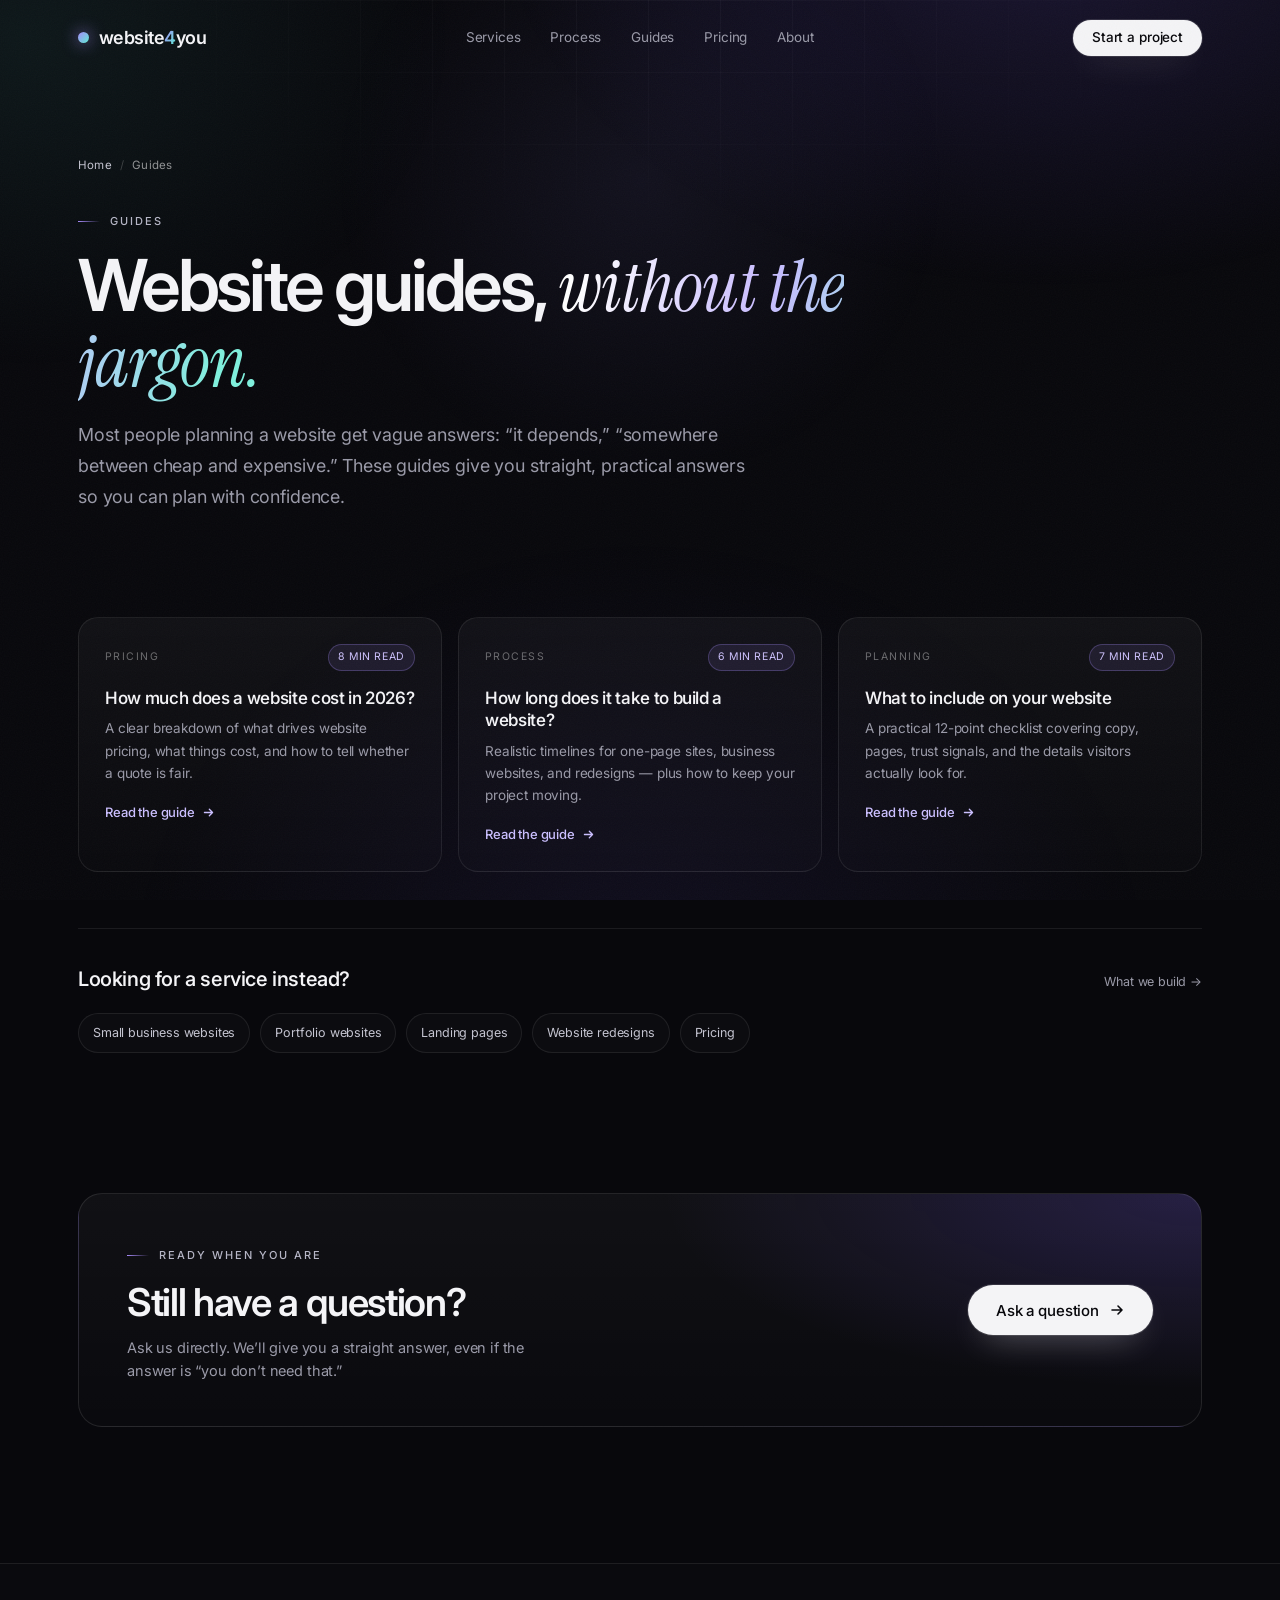
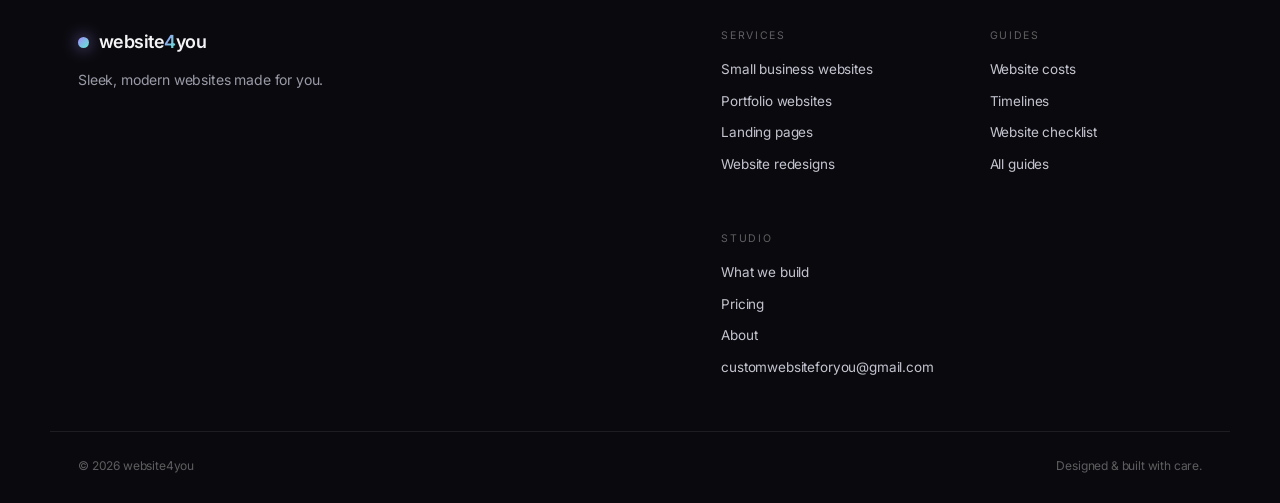
<file: guides.html>
<!DOCTYPE html>
<html lang="en">
<head>
  <meta charset="utf-8">
  <meta name="viewport" content="width=device-width, initial-scale=1">
  <!-- SEO: replace https://website4you.example with your live domain before deploying -->
  <title>Website Guides: Costs, Timelines &amp; Planning | website4you</title>
  <meta name="description" content="Practical guides on website costs, timelines, and what to include. Straight answers to help you plan a custom website before you spend a thing.">
  <meta name="theme-color" content="#08080c">
  <meta name="author" content="website4you">
  <meta name="robots" content="index, follow, max-image-preview:large, max-snippet:-1, max-video-preview:-1">
  <link rel="canonical" href="https://website4you.example/guides.html">

  <meta property="og:type" content="website">
  <meta property="og:site_name" content="website4you">
  <meta property="og:locale" content="en_US">
  <meta property="og:url" content="https://website4you.example/guides.html">
  <meta property="og:title" content="Website Guides: Costs, Timelines &amp; Planning | website4you">
  <meta property="og:description" content="Practical guides on website costs, timelines, and what to include — without the jargon.">
  <meta property="og:image" content="https://website4you.example/assets/og-image.png">
  <meta property="og:image:width" content="1200">
  <meta property="og:image:height" content="630">
  <meta property="og:image:alt" content="website4you — website planning guides">
  <meta name="twitter:card" content="summary_large_image">
  <meta name="twitter:title" content="Website Guides: Costs, Timelines &amp; Planning | website4you">
  <meta name="twitter:description" content="Straight answers about website cost, timelines, and what to include.">
  <meta name="twitter:image" content="https://website4you.example/assets/og-image.png">

  <link rel="icon" href="favicon.svg" type="image/svg+xml">
  <link rel="icon" href="favicon-32.png" sizes="32x32" type="image/png">
  <link rel="apple-touch-icon" href="apple-touch-icon.png">
  <link rel="preconnect" href="https://fonts.googleapis.com">
  <link rel="preconnect" href="https://fonts.gstatic.com" crossorigin>
  <link href="https://fonts.googleapis.com/css2?family=Instrument+Serif:ital@0;1&family=Inter:wght@300..700&display=swap" rel="stylesheet">
  <link rel="stylesheet" href="styles.css">
  <script>document.documentElement.classList.add('js')</script>

  <script type="application/ld+json">
  {
    "@context": "https://schema.org",
    "@graph": [
      {
        "@type": "CollectionPage",
        "@id": "https://website4you.example/guides.html#collection",
        "url": "https://website4you.example/guides.html",
        "name": "Website guides",
        "description": "Practical guides on website costs, timelines, and what to include.",
        "isPartOf": { "@id": "https://website4you.example/#website" },
        "hasPart": [
          { "@id": "https://website4you.example/website-cost-guide.html#article" },
          { "@id": "https://website4you.example/website-timeline-guide.html#article" },
          { "@id": "https://website4you.example/website-checklist-guide.html#article" }
        ]
      },
      {
        "@type": "BreadcrumbList",
        "@id": "https://website4you.example/guides.html#breadcrumb",
        "itemListElement": [
          { "@type": "ListItem", "position": 1, "name": "Home", "item": "https://website4you.example/" },
          { "@type": "ListItem", "position": 2, "name": "Guides", "item": "https://website4you.example/guides.html" }
        ]
      }
    ]
  }
  </script>
</head>
<body>
  <a class="skip" href="#main">Skip to content</a>
  <div class="glow" aria-hidden="true"></div>

  <header class="site-header" id="header">
    <div class="container nav">
      <a href="index.html" class="logo" aria-label="website4you home">
        <span class="logo-mark" aria-hidden="true"></span>
        <span>website<span class="logo-4">4</span>you</span>
      </a>
      <nav class="nav-links" aria-label="Primary">
        <a href="index.html#work">Services</a>
        <a href="index.html#process">Process</a>
        <a href="guides.html">Guides</a>
        <a href="index.html#pricing">Pricing</a>
        <a href="about.html">About</a>
      </nav>
      <div class="nav-actions">
        <a class="btn btn-primary btn-sm" data-mail href="mailto:customwebsiteforyou@gmail.com">Start a project</a>
        <button class="menu-btn" type="button" aria-label="Open menu" aria-expanded="false" aria-controls="mobile-menu"><span></span><span></span></button>
      </div>
    </div>
    <div class="mobile-menu" id="mobile-menu">
      <a href="index.html#work">Services</a>
      <a href="index.html#process">Process</a>
      <a href="guides.html">Guides</a>
      <a href="index.html#pricing">Pricing</a>
      <a href="about.html">About</a>
      <a class="btn btn-primary" data-mail href="mailto:customwebsiteforyou@gmail.com">Start a project</a>
    </div>
  </header>

  <main id="main">
    <section class="page-hero">
      <div class="container">
        <nav class="breadcrumbs" aria-label="Breadcrumb">
          <ol>
            <li><a href="index.html">Home</a></li>
            <li aria-current="page">Guides</li>
          </ol>
        </nav>
        <span class="eyebrow">Guides</span>
        <h1>Website guides, <em>without the jargon.</em></h1>
        <p class="page-lede">
          Most people planning a website get vague answers: &ldquo;it depends,&rdquo;
          &ldquo;somewhere between cheap and expensive.&rdquo; These guides give you
          straight, practical answers so you can plan with confidence.
        </p>
      </div>
    </section>

    <section class="section" style="padding-top:40px">
      <div class="container">
        <div class="article-grid">
          <a class="article-card reveal" href="website-cost-guide.html">
            <div class="article-kicker"><span>Pricing</span><span class="pill">8 min read</span></div>
            <h3>How much does a website cost in 2026?</h3>
            <p>A clear breakdown of what drives website pricing, what things cost, and how to tell whether a quote is fair.</p>
            <span class="card-link">Read the guide
              <svg width="13" height="13" viewBox="0 0 16 16" fill="none" aria-hidden="true"><path d="M3 8h10M9 4l4 4-4 4" stroke="currentColor" stroke-width="1.6" stroke-linecap="round" stroke-linejoin="round"/></svg>
            </span>
          </a>

          <a class="article-card reveal" href="website-timeline-guide.html" style="--delay:.07s">
            <div class="article-kicker"><span>Process</span><span class="pill">6 min read</span></div>
            <h3>How long does it take to build a website?</h3>
            <p>Realistic timelines for one-page sites, business websites, and redesigns &mdash; plus how to keep your project moving.</p>
            <span class="card-link">Read the guide
              <svg width="13" height="13" viewBox="0 0 16 16" fill="none" aria-hidden="true"><path d="M3 8h10M9 4l4 4-4 4" stroke="currentColor" stroke-width="1.6" stroke-linecap="round" stroke-linejoin="round"/></svg>
            </span>
          </a>

          <a class="article-card reveal" href="website-checklist-guide.html" style="--delay:.14s">
            <div class="article-kicker"><span>Planning</span><span class="pill">7 min read</span></div>
            <h3>What to include on your website</h3>
            <p>A practical 12-point checklist covering copy, pages, trust signals, and the details visitors actually look for.</p>
            <span class="card-link">Read the guide
              <svg width="13" height="13" viewBox="0 0 16 16" fill="none" aria-hidden="true"><path d="M3 8h10M9 4l4 4-4 4" stroke="currentColor" stroke-width="1.6" stroke-linecap="round" stroke-linejoin="round"/></svg>
            </span>
          </a>
        </div>

        <div class="related reveal" style="margin-top:56px">
          <div class="related-head">
            <h2>Looking for a service instead?</h2>
            <a href="index.html#work">What we build &rarr;</a>
          </div>
          <div class="related-links">
            <a href="small-business-websites.html">Small business websites</a>
            <a href="portfolio-websites.html">Portfolio websites</a>
            <a href="landing-pages.html">Landing pages</a>
            <a href="website-redesign.html">Website redesigns</a>
            <a href="index.html#pricing">Pricing</a>
          </div>
        </div>
      </div>
    </section>

    <section class="section cta-section">
      <div class="container">
        <div class="cta-band reveal">
          <div>
            <span class="eyebrow">Ready when you are</span>
            <h2>Still have a question?</h2>
            <p>Ask us directly. We&rsquo;ll give you a straight answer, even if the answer is &ldquo;you don&rsquo;t need that.&rdquo;</p>
          </div>
          <a class="btn btn-primary btn-lg" data-mail href="mailto:customwebsiteforyou@gmail.com">Ask a question
            <svg class="arrow" width="16" height="16" viewBox="0 0 16 16" fill="none" aria-hidden="true"><path d="M3 8h10M9 4l4 4-4 4" stroke="currentColor" stroke-width="1.6" stroke-linecap="round" stroke-linejoin="round"/></svg>
          </a>
        </div>
      </div>
    </section>
  </main>

  <footer class="site-footer">
    <div class="container footer-inner">
      <div class="footer-brand">
        <a href="index.html" class="logo" aria-label="website4you home">
          <span class="logo-mark" aria-hidden="true"></span>
          <span>website<span class="logo-4">4</span>you</span>
        </a>
        <p>Sleek, modern websites made for you.</p>
      </div>
      <div class="footer-links footer-links-3">
        <div>
          <span class="footer-label">Services</span>
          <a href="small-business-websites.html">Small business websites</a>
          <a href="portfolio-websites.html">Portfolio websites</a>
          <a href="landing-pages.html">Landing pages</a>
          <a href="website-redesign.html">Website redesigns</a>
        </div>
        <div>
          <span class="footer-label">Guides</span>
          <a href="website-cost-guide.html">Website costs</a>
          <a href="website-timeline-guide.html">Timelines</a>
          <a href="website-checklist-guide.html">Website checklist</a>
          <a href="guides.html">All guides</a>
        </div>
        <div>
          <span class="footer-label">Studio</span>
          <a href="index.html#work">What we build</a>
          <a href="index.html#pricing">Pricing</a>
          <a href="about.html">About</a>
          <a href="mailto:customwebsiteforyou@gmail.com">customwebsiteforyou@gmail.com</a>
        </div>
      </div>
    </div>
    <div class="container footer-bottom">
      <span>&copy; 2026 website4you</span>
      <span>Designed &amp; built with care.</span>
    </div>
  </footer>

  <script src="script.js" defer></script>
</body>
</html>
</file>
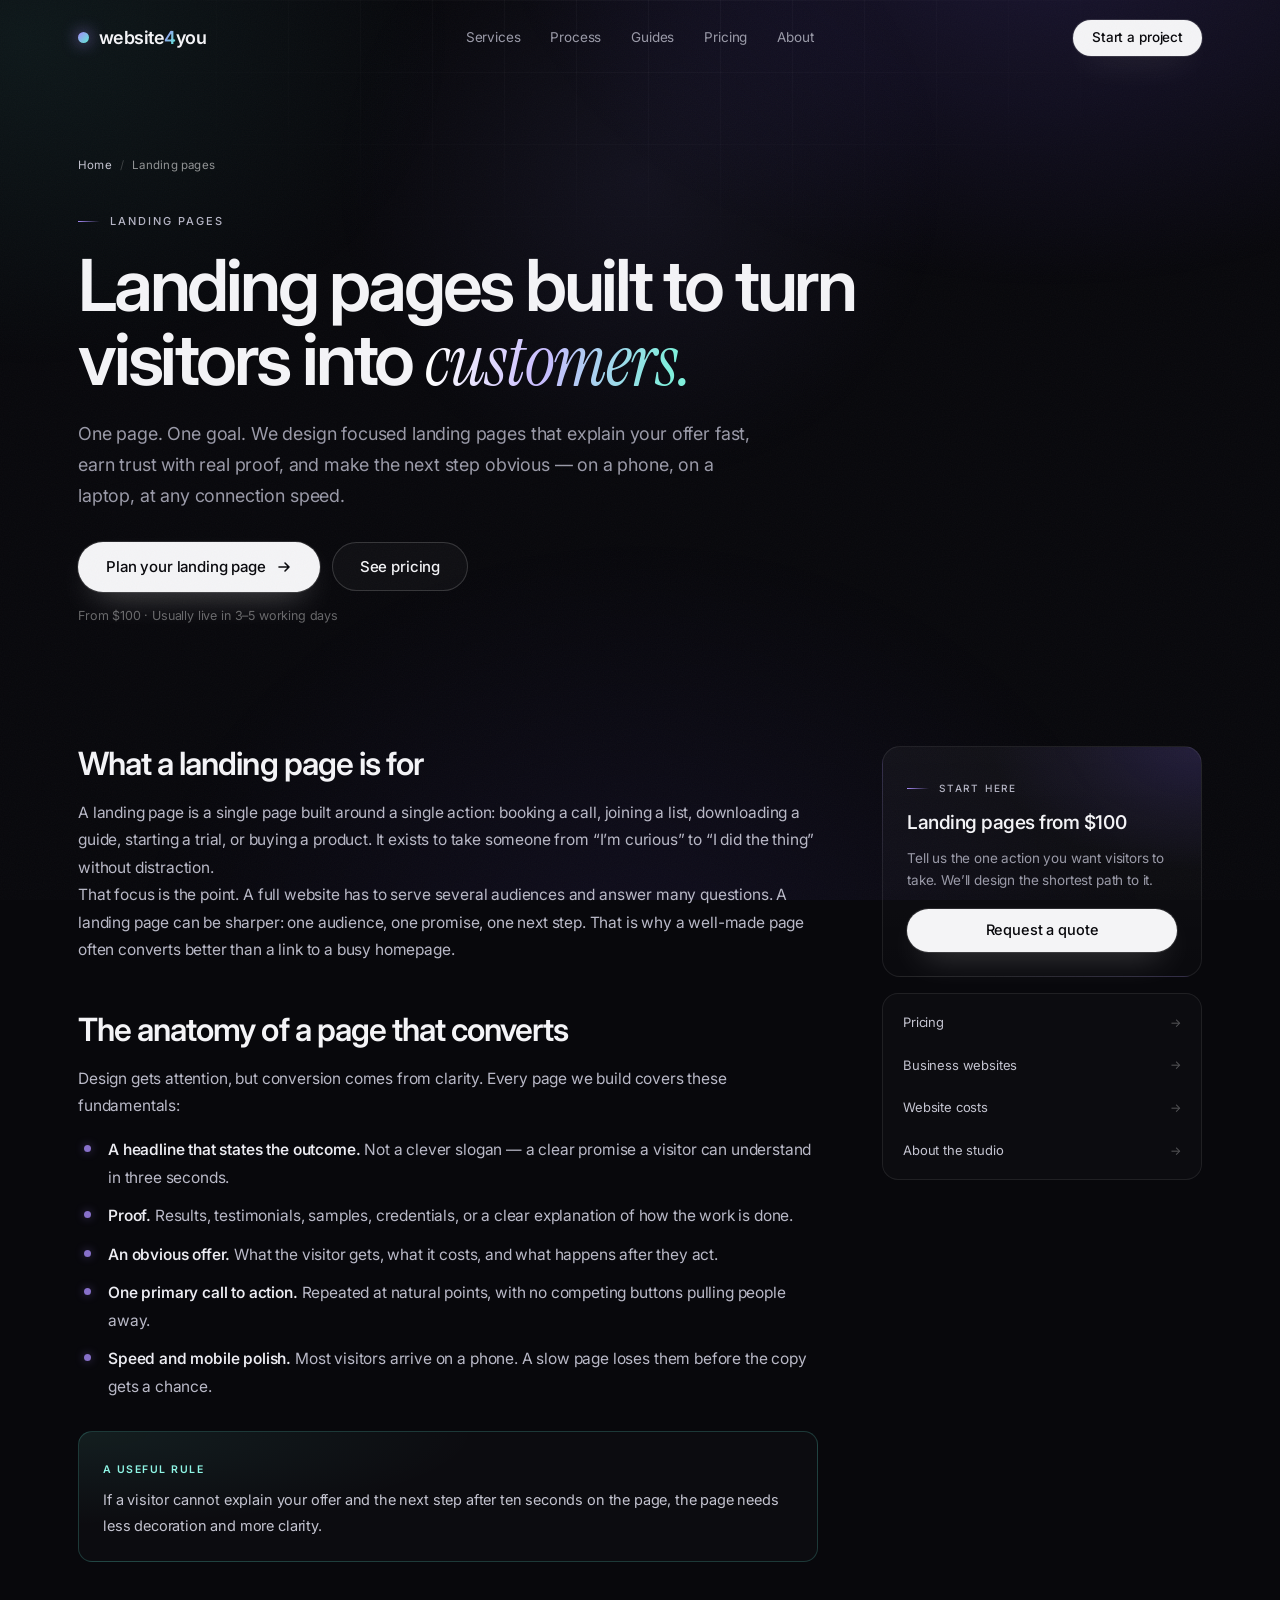
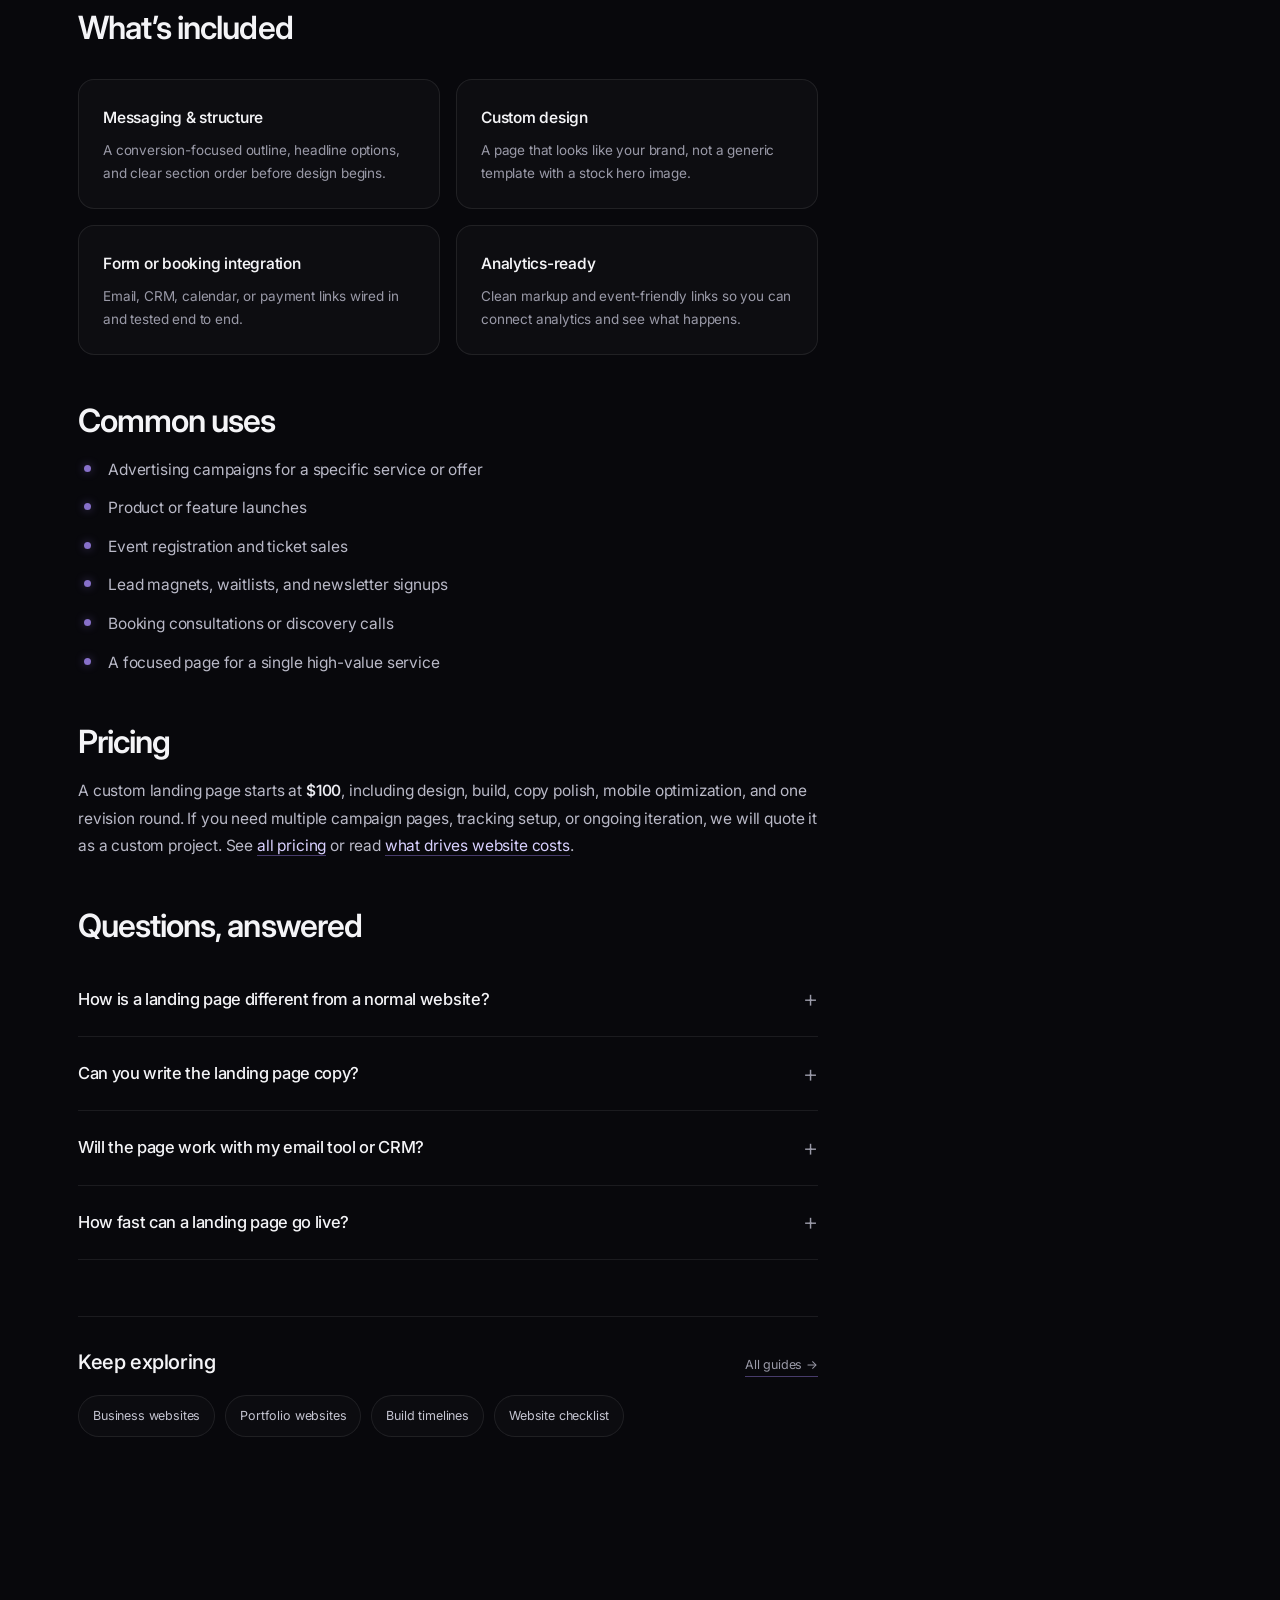
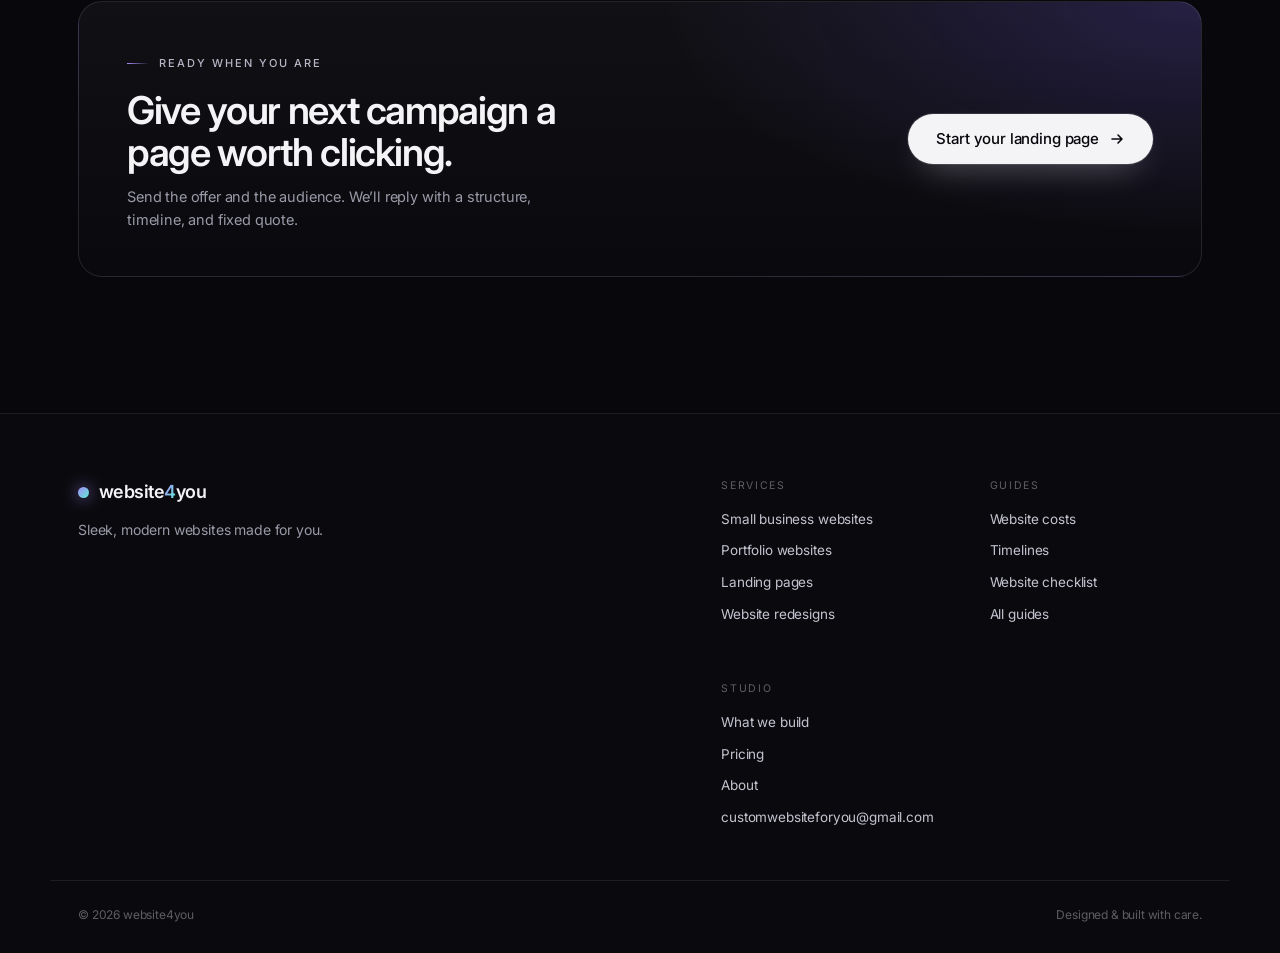
<file: landing-pages.html>
<!DOCTYPE html>
<html lang="en">
<head>
  <meta charset="utf-8">
  <meta name="viewport" content="width=device-width, initial-scale=1">
  <!-- SEO: replace https://website4you.example with your live domain before deploying -->
  <title>Landing Page Design That Converts | website4you</title>
  <meta name="description" content="Custom landing page design built around one goal. Clear messaging, strong proof, and fast mobile-first pages that turn visitors into enquiries. From $100.">
  <meta name="theme-color" content="#08080c">
  <meta name="author" content="website4you">
  <meta name="robots" content="index, follow, max-image-preview:large, max-snippet:-1, max-video-preview:-1">
  <link rel="canonical" href="https://website4you.example/landing-pages.html">

  <meta property="og:type" content="website">
  <meta property="og:site_name" content="website4you">
  <meta property="og:locale" content="en_US">
  <meta property="og:url" content="https://website4you.example/landing-pages.html">
  <meta property="og:title" content="Landing Page Design That Converts | website4you">
  <meta property="og:description" content="Custom landing pages built around one goal, with clear messaging and fast mobile-first design.">
  <meta property="og:image" content="https://website4you.example/assets/og-image.png">
  <meta property="og:image:width" content="1200">
  <meta property="og:image:height" content="630">
  <meta property="og:image:alt" content="website4you — landing page design">
  <meta name="twitter:card" content="summary_large_image">
  <meta name="twitter:title" content="Landing Page Design That Converts | website4you">
  <meta name="twitter:description" content="One page, one goal. Custom landing page design from $100.">
  <meta name="twitter:image" content="https://website4you.example/assets/og-image.png">

  <link rel="icon" href="favicon.svg" type="image/svg+xml">
  <link rel="icon" href="favicon-32.png" sizes="32x32" type="image/png">
  <link rel="apple-touch-icon" href="apple-touch-icon.png">
  <link rel="preconnect" href="https://fonts.googleapis.com">
  <link rel="preconnect" href="https://fonts.gstatic.com" crossorigin>
  <link href="https://fonts.googleapis.com/css2?family=Instrument+Serif:ital@0;1&family=Inter:wght@300..700&display=swap" rel="stylesheet">
  <link rel="stylesheet" href="styles.css">
  <script>document.documentElement.classList.add('js')</script>

  <script type="application/ld+json">
  {
    "@context": "https://schema.org",
    "@graph": [
      {
        "@type": "Service",
        "@id": "https://website4you.example/landing-pages.html#service",
        "name": "Landing page design",
        "serviceType": "Landing page design",
        "url": "https://website4you.example/landing-pages.html",
        "description": "Custom landing page design focused on a single conversion goal, with clear copy and mobile-first performance.",
        "provider": { "@id": "https://website4you.example/#business" },
        "areaServed": { "@type": "Place", "name": "Worldwide" },
        "offers": {
          "@type": "Offer",
          "name": "Custom landing page",
          "priceCurrency": "USD",
          "price": "100",
          "url": "https://website4you.example/#pricing"
        }
      },
      {
        "@type": "BreadcrumbList",
        "@id": "https://website4you.example/landing-pages.html#breadcrumb",
        "itemListElement": [
          { "@type": "ListItem", "position": 1, "name": "Home", "item": "https://website4you.example/" },
          { "@type": "ListItem", "position": 2, "name": "Landing pages", "item": "https://website4you.example/landing-pages.html" }
        ]
      },
      {
        "@type": "FAQPage",
        "@id": "https://website4you.example/landing-pages.html#faq",
        "mainEntity": [
          {
            "@type": "Question",
            "name": "How is a landing page different from a normal website?",
            "acceptedAnswer": { "@type": "Answer", "text": "A landing page is built around a single action — booking a call, downloading something, signing up, or buying — while a full website supports many audiences and goals. Landing pages usually strip out distracting navigation and repeat one clear call to action." }
          },
          {
            "@type": "Question",
            "name": "Can you write the landing page copy?",
            "acceptedAnswer": { "@type": "Answer", "text": "Yes. We start from your offer, audience, and proof, then write clear copy you can review before design is finalised. You always approve the messaging." }
          },
          {
            "@type": "Question",
            "name": "Will the page work with my email tool or CRM?",
            "acceptedAnswer": { "@type": "Answer", "text": "It can. We can connect a form to most email platforms, CRMs, or booking tools. If your tool needs a specific embed or endpoint, share the details and we will wire it in." }
          },
          {
            "@type": "Question",
            "name": "How fast can a landing page go live?",
            "acceptedAnswer": { "@type": "Answer", "text": "A focused landing page is usually ready in 3–5 working days once the copy and any brand assets are in place. Tight launches can sometimes be accommodated — just ask." }
          }
        ]
      }
    ]
  }
  </script>
</head>
<body>
  <a class="skip" href="#main">Skip to content</a>
  <div class="glow" aria-hidden="true"></div>

  <header class="site-header" id="header">
    <div class="container nav">
      <a href="index.html" class="logo" aria-label="website4you home">
        <span class="logo-mark" aria-hidden="true"></span>
        <span>website<span class="logo-4">4</span>you</span>
      </a>
      <nav class="nav-links" aria-label="Primary">
        <a href="index.html#work">Services</a>
        <a href="index.html#process">Process</a>
        <a href="guides.html">Guides</a>
        <a href="index.html#pricing">Pricing</a>
        <a href="about.html">About</a>
      </nav>
      <div class="nav-actions">
        <a class="btn btn-primary btn-sm" data-mail href="mailto:customwebsiteforyou@gmail.com">Start a project</a>
        <button class="menu-btn" type="button" aria-label="Open menu" aria-expanded="false" aria-controls="mobile-menu"><span></span><span></span></button>
      </div>
    </div>
    <div class="mobile-menu" id="mobile-menu">
      <a href="index.html#work">Services</a>
      <a href="index.html#process">Process</a>
      <a href="guides.html">Guides</a>
      <a href="index.html#pricing">Pricing</a>
      <a href="about.html">About</a>
      <a class="btn btn-primary" data-mail href="mailto:customwebsiteforyou@gmail.com">Start a project</a>
    </div>
  </header>

  <main id="main">
    <section class="page-hero">
      <div class="container">
        <nav class="breadcrumbs" aria-label="Breadcrumb">
          <ol>
            <li><a href="index.html">Home</a></li>
            <li aria-current="page">Landing pages</li>
          </ol>
        </nav>
        <span class="eyebrow">Landing pages</span>
        <h1>Landing pages built to turn visitors into <em>customers.</em></h1>
        <p class="page-lede">
          One page. One goal. We design focused landing pages that explain your offer fast,
          earn trust with real proof, and make the next step obvious &mdash; on a phone, on a
          laptop, at any connection speed.
        </p>
        <div class="hero-cta page-cta">
          <a class="btn btn-primary btn-lg" data-mail href="mailto:customwebsiteforyou@gmail.com">Plan your landing page
            <svg class="arrow" width="16" height="16" viewBox="0 0 16 16" fill="none" aria-hidden="true"><path d="M3 8h10M9 4l4 4-4 4" stroke="currentColor" stroke-width="1.6" stroke-linecap="round" stroke-linejoin="round"/></svg>
          </a>
          <a class="btn btn-ghost btn-lg" href="index.html#pricing">See pricing</a>
        </div>
        <p class="page-note">From $100 &middot; Usually live in 3&ndash;5 working days</p>
      </div>
    </section>

    <section class="section" style="padding-top:56px">
      <div class="container prose-wrap">
        <article class="prose">
          <h2 id="what">What a landing page is for</h2>
          <p>
            A landing page is a single page built around a single action: booking a call,
            joining a list, downloading a guide, starting a trial, or buying a product. It
            exists to take someone from &ldquo;I&rsquo;m curious&rdquo; to &ldquo;I did the
            thing&rdquo; without distraction.
          </p>
          <p>
            That focus is the point. A full website has to serve several audiences and answer
            many questions. A landing page can be sharper: one audience, one promise, one next
            step. That is why a well-made page often converts better than a link to a busy
            homepage.
          </p>

          <h2 id="anatomy">The anatomy of a page that converts</h2>
          <p>
            Design gets attention, but conversion comes from clarity. Every page we build covers
            these fundamentals:
          </p>
          <ul>
            <li><strong>A headline that states the outcome.</strong> Not a clever slogan &mdash; a clear promise a visitor can understand in three seconds.</li>
            <li><strong>Proof.</strong> Results, testimonials, samples, credentials, or a clear explanation of how the work is done.</li>
            <li><strong>An obvious offer.</strong> What the visitor gets, what it costs, and what happens after they act.</li>
            <li><strong>One primary call to action.</strong> Repeated at natural points, with no competing buttons pulling people away.</li>
            <li><strong>Speed and mobile polish.</strong> Most visitors arrive on a phone. A slow page loses them before the copy gets a chance.</li>
          </ul>
          <div class="callout">
            <span class="callout-label">A useful rule</span>
            <p>If a visitor cannot explain your offer and the next step after ten seconds on the page, the page needs less decoration and more clarity.</p>
          </div>

          <h2 id="included">What&rsquo;s included</h2>
          <div class="feature-grid">
            <div class="feature-block">
              <h3>Messaging &amp; structure</h3>
              <p>A conversion-focused outline, headline options, and clear section order before design begins.</p>
            </div>
            <div class="feature-block">
              <h3>Custom design</h3>
              <p>A page that looks like your brand, not a generic template with a stock hero image.</p>
            </div>
            <div class="feature-block">
              <h3>Form or booking integration</h3>
              <p>Email, CRM, calendar, or payment links wired in and tested end to end.</p>
            </div>
            <div class="feature-block">
              <h3>Analytics-ready</h3>
              <p>Clean markup and event-friendly links so you can connect analytics and see what happens.</p>
            </div>
          </div>

          <h2 id="uses">Common uses</h2>
          <ul>
            <li>Advertising campaigns for a specific service or offer</li>
            <li>Product or feature launches</li>
            <li>Event registration and ticket sales</li>
            <li>Lead magnets, waitlists, and newsletter signups</li>
            <li>Booking consultations or discovery calls</li>
            <li>A focused page for a single high-value service</li>
          </ul>

          <h2 id="pricing">Pricing</h2>
          <p>
            A custom landing page starts at <strong>$100</strong>, including design, build,
            copy polish, mobile optimization, and one revision round. If you need multiple
            campaign pages, tracking setup, or ongoing iteration, we will quote it as a custom
            project. See <a href="index.html#pricing">all pricing</a> or read
            <a href="website-cost-guide.html">what drives website costs</a>.
          </p>

          <h2 id="faq">Questions, answered</h2>
          <div class="faq-list">
            <details class="faq-item" name="faq">
              <summary>How is a landing page different from a normal website?</summary>
              <p>A landing page is built around a single action &mdash; booking a call, downloading something, signing up, or buying &mdash; while a full website supports many audiences and goals. Landing pages usually strip out distracting navigation and repeat one clear call to action.</p>
            </details>
            <details class="faq-item" name="faq">
              <summary>Can you write the landing page copy?</summary>
              <p>Yes. We start from your offer, audience, and proof, then write clear copy you can review before design is finalised. You always approve the messaging.</p>
            </details>
            <details class="faq-item" name="faq">
              <summary>Will the page work with my email tool or CRM?</summary>
              <p>It can. We can connect a form to most email platforms, CRMs, or booking tools. If your tool needs a specific embed or endpoint, share the details and we will wire it in.</p>
            </details>
            <details class="faq-item" name="faq">
              <summary>How fast can a landing page go live?</summary>
              <p>A focused landing page is usually ready in 3&ndash;5 working days once the copy and any brand assets are in place. Tight launches can sometimes be accommodated &mdash; just ask.</p>
            </details>
          </div>

          <div class="related">
            <div class="related-head">
              <h2>Keep exploring</h2>
              <a href="guides.html">All guides &rarr;</a>
            </div>
            <div class="related-links">
              <a href="small-business-websites.html">Business websites</a>
              <a href="portfolio-websites.html">Portfolio websites</a>
              <a href="website-timeline-guide.html">Build timelines</a>
              <a href="website-checklist-guide.html">Website checklist</a>
            </div>
          </div>
        </article>

        <aside class="prose-aside">
          <div class="aside-card">
            <span class="eyebrow">Start here</span>
            <h3>Landing pages from $100</h3>
            <p>Tell us the one action you want visitors to take. We&rsquo;ll design the shortest path to it.</p>
            <a class="btn btn-primary" data-mail href="mailto:customwebsiteforyou@gmail.com">Request a quote</a>
          </div>
          <nav class="aside-links" aria-label="Related pages">
            <a href="index.html#pricing">Pricing <span>&rarr;</span></a>
            <a href="small-business-websites.html">Business websites <span>&rarr;</span></a>
            <a href="website-cost-guide.html">Website costs <span>&rarr;</span></a>
            <a href="about.html">About the studio <span>&rarr;</span></a>
          </nav>
        </aside>
      </div>
    </section>

    <section class="section cta-section">
      <div class="container">
        <div class="cta-band reveal">
          <div>
            <span class="eyebrow">Ready when you are</span>
            <h2>Give your next campaign a page worth clicking.</h2>
            <p>Send the offer and the audience. We&rsquo;ll reply with a structure, timeline, and fixed quote.</p>
          </div>
          <a class="btn btn-primary btn-lg" data-mail href="mailto:customwebsiteforyou@gmail.com">Start your landing page
            <svg class="arrow" width="16" height="16" viewBox="0 0 16 16" fill="none" aria-hidden="true"><path d="M3 8h10M9 4l4 4-4 4" stroke="currentColor" stroke-width="1.6" stroke-linecap="round" stroke-linejoin="round"/></svg>
          </a>
        </div>
      </div>
    </section>
  </main>

  <footer class="site-footer">
    <div class="container footer-inner">
      <div class="footer-brand">
        <a href="index.html" class="logo" aria-label="website4you home">
          <span class="logo-mark" aria-hidden="true"></span>
          <span>website<span class="logo-4">4</span>you</span>
        </a>
        <p>Sleek, modern websites made for you.</p>
      </div>
      <div class="footer-links footer-links-3">
        <div>
          <span class="footer-label">Services</span>
          <a href="small-business-websites.html">Small business websites</a>
          <a href="portfolio-websites.html">Portfolio websites</a>
          <a href="landing-pages.html">Landing pages</a>
          <a href="website-redesign.html">Website redesigns</a>
        </div>
        <div>
          <span class="footer-label">Guides</span>
          <a href="website-cost-guide.html">Website costs</a>
          <a href="website-timeline-guide.html">Timelines</a>
          <a href="website-checklist-guide.html">Website checklist</a>
          <a href="guides.html">All guides</a>
        </div>
        <div>
          <span class="footer-label">Studio</span>
          <a href="index.html#work">What we build</a>
          <a href="index.html#pricing">Pricing</a>
          <a href="about.html">About</a>
          <a href="mailto:customwebsiteforyou@gmail.com">customwebsiteforyou@gmail.com</a>
        </div>
      </div>
    </div>
    <div class="container footer-bottom">
      <span>&copy; 2026 website4you</span>
      <span>Designed &amp; built with care.</span>
    </div>
  </footer>

  <script src="script.js" defer></script>
</body>
</html>
</file>
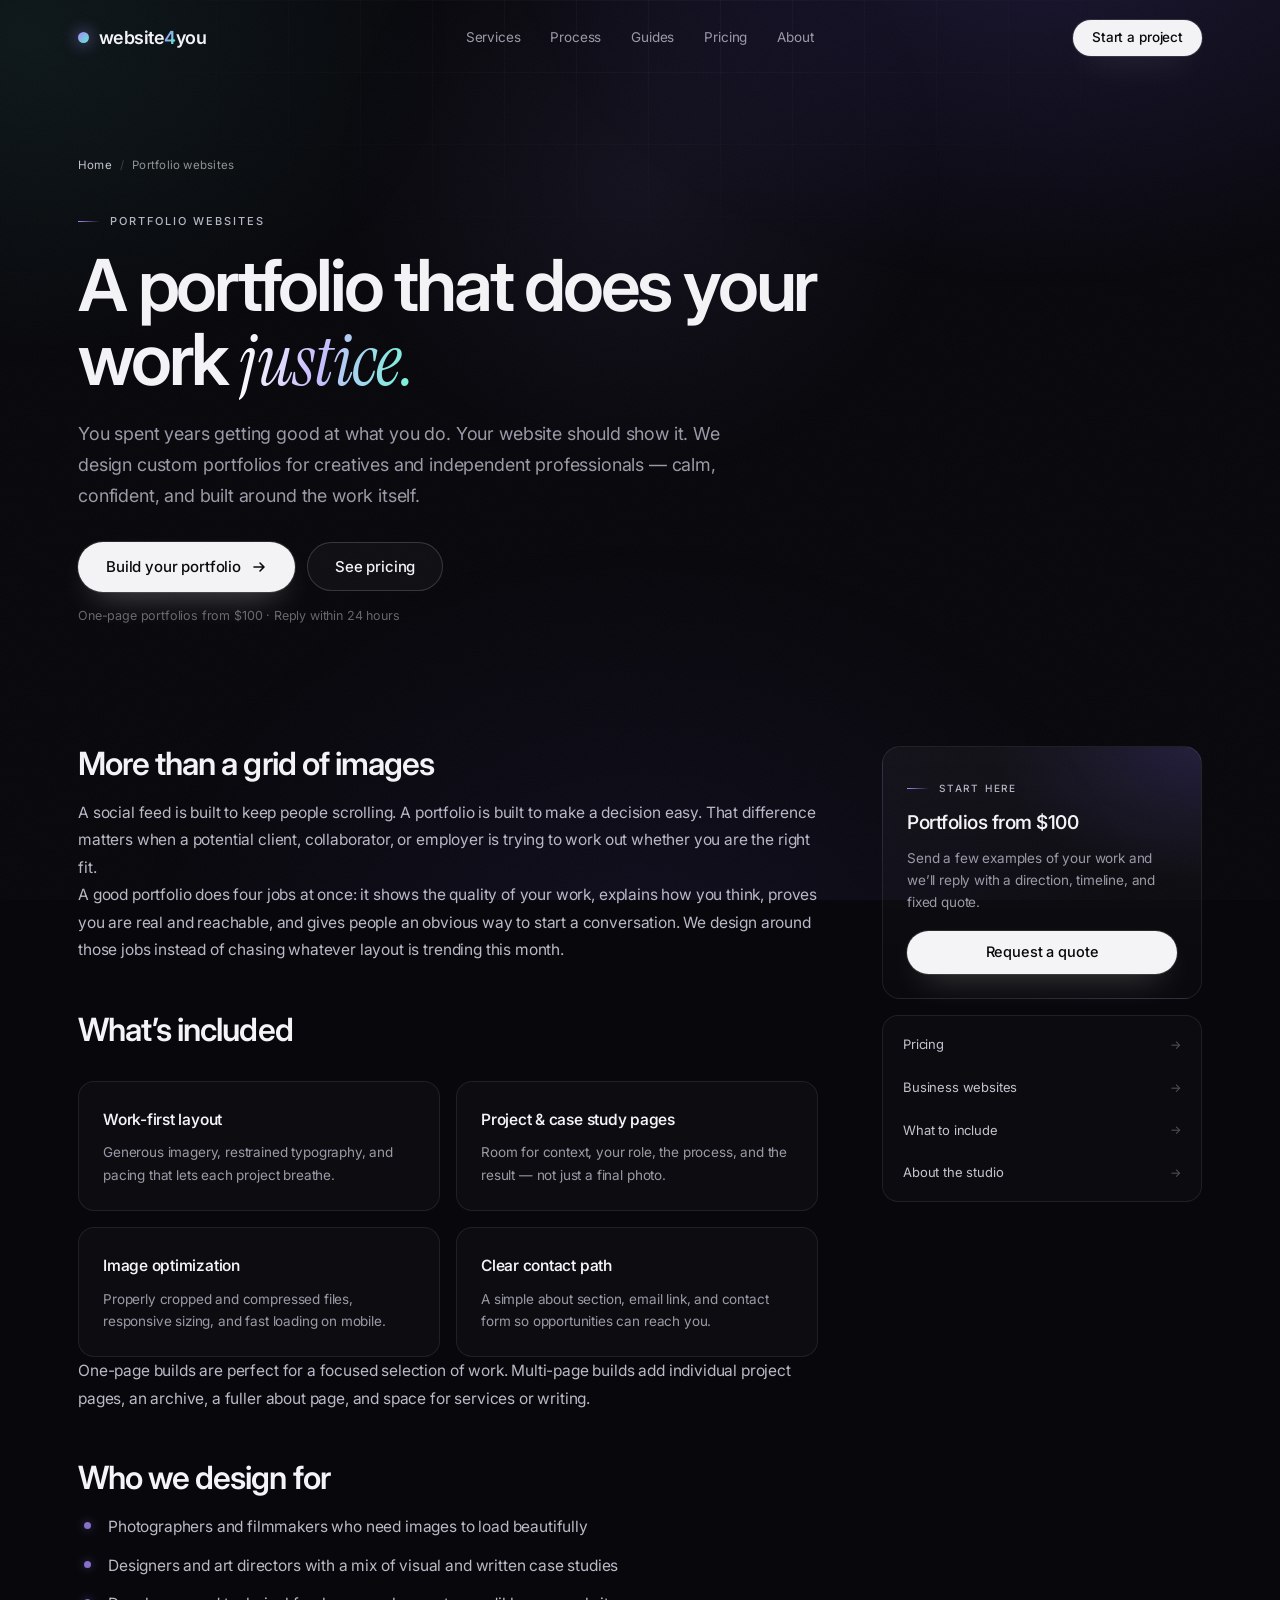
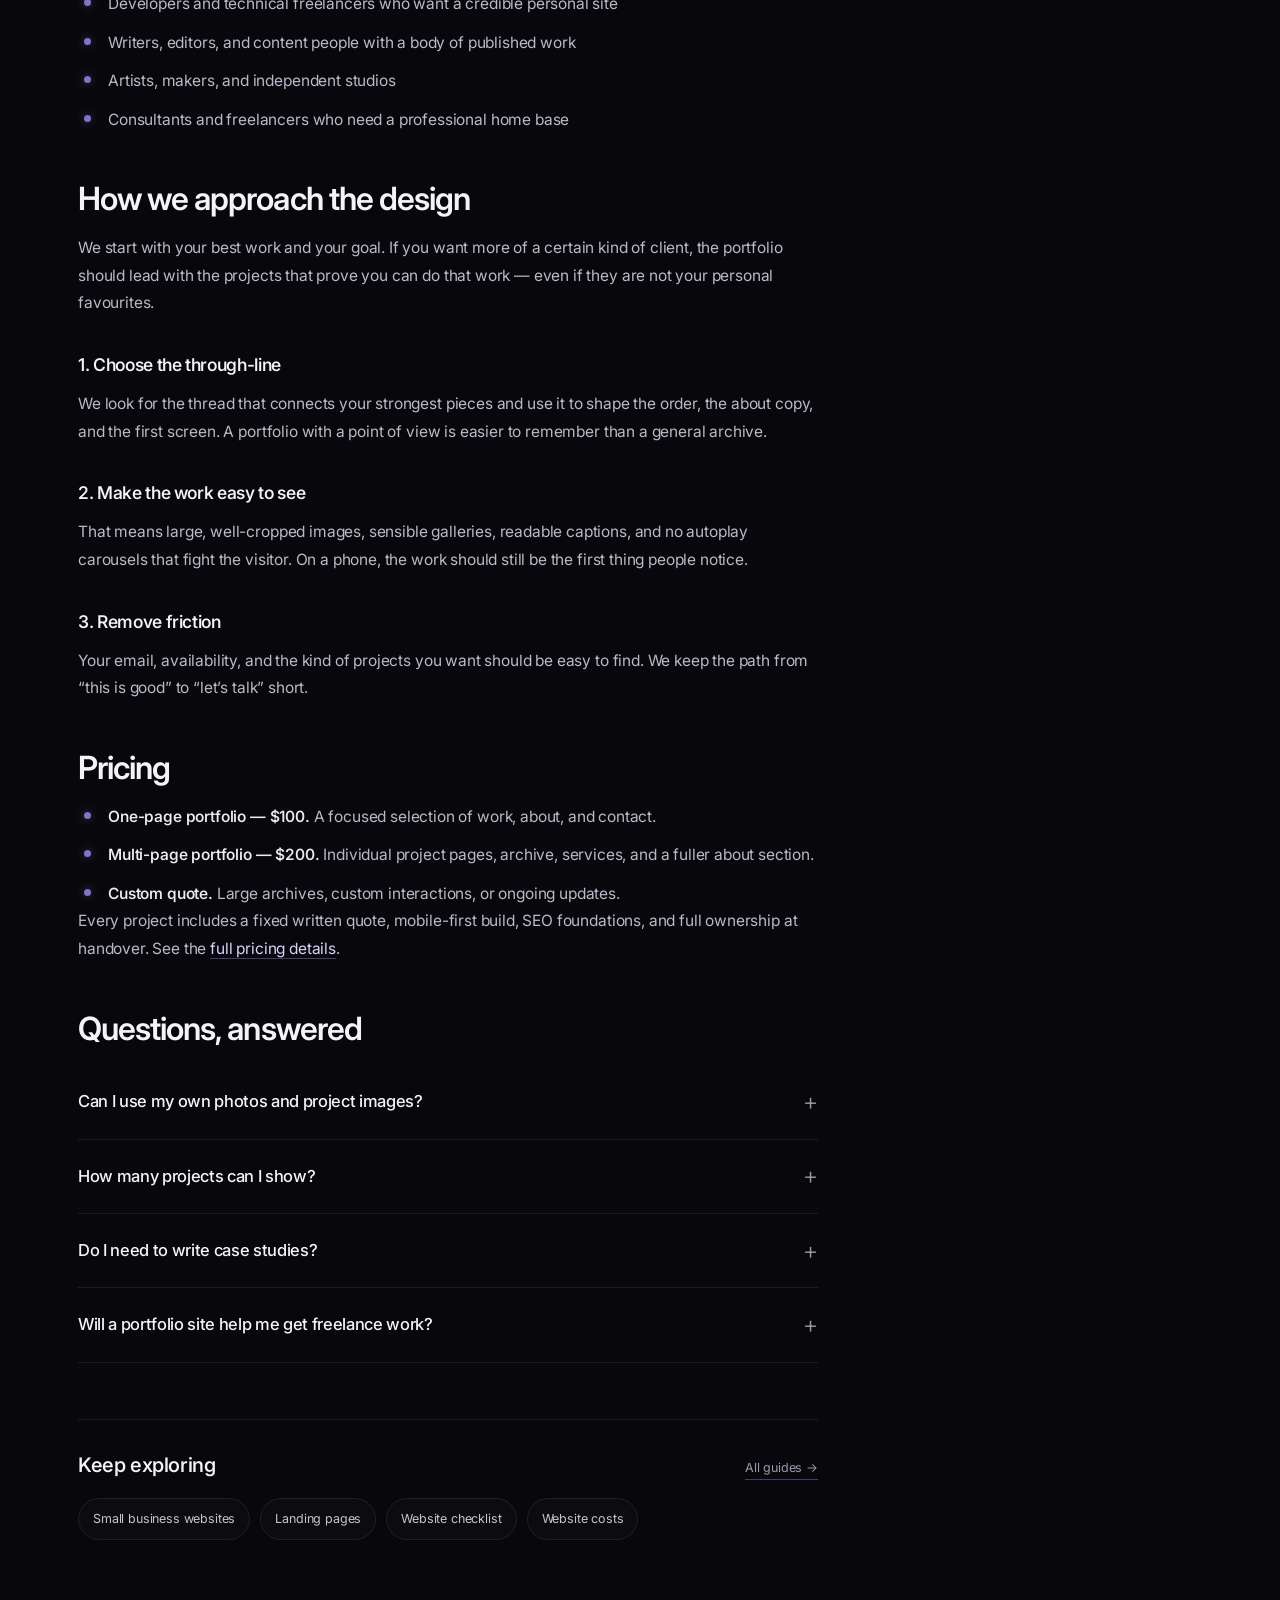
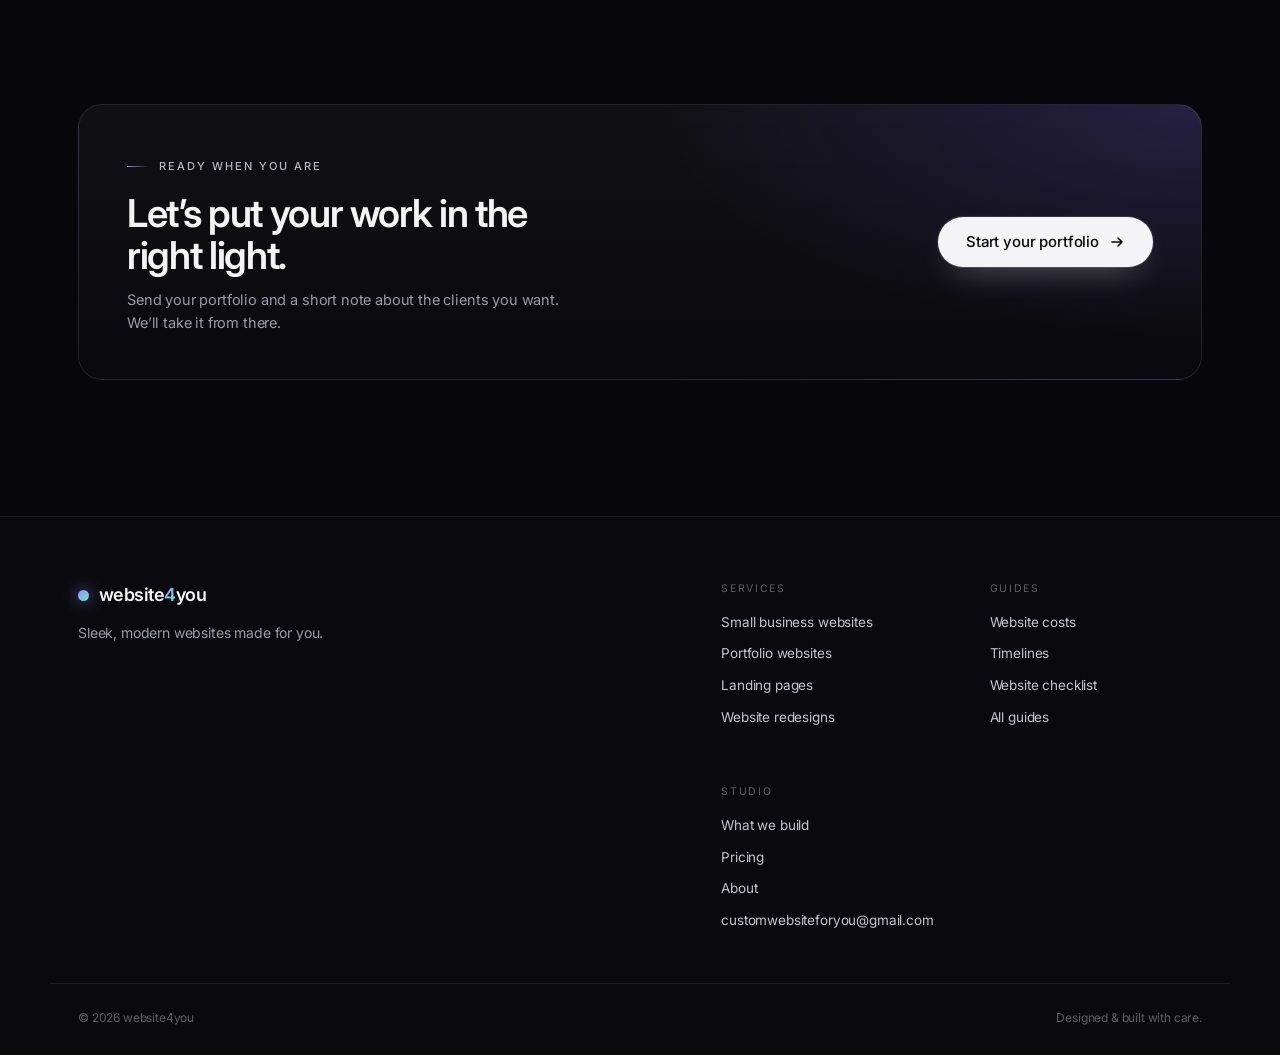
<file: portfolio-websites.html>
<!DOCTYPE html>
<html lang="en">
<head>
  <meta charset="utf-8">
  <meta name="viewport" content="width=device-width, initial-scale=1">
  <!-- SEO: replace https://website4you.example with your live domain before deploying -->
  <title>Portfolio Website Design for Creatives | website4you</title>
  <meta name="description" content="Custom portfolio website design for artists, designers, photographers, and freelancers. Show your work with a site that feels unmistakably you. From $100.">
  <meta name="theme-color" content="#08080c">
  <meta name="author" content="website4you">
  <meta name="robots" content="index, follow, max-image-preview:large, max-snippet:-1, max-video-preview:-1">
  <link rel="canonical" href="https://website4you.example/portfolio-websites.html">

  <meta property="og:type" content="website">
  <meta property="og:site_name" content="website4you">
  <meta property="og:locale" content="en_US">
  <meta property="og:url" content="https://website4you.example/portfolio-websites.html">
  <meta property="og:title" content="Portfolio Website Design for Creatives | website4you">
  <meta property="og:description" content="Custom portfolio websites for artists, designers, photographers, and freelancers. Show your work with a site that feels like you.">
  <meta property="og:image" content="https://website4you.example/assets/og-image.png">
  <meta property="og:image:width" content="1200">
  <meta property="og:image:height" content="630">
  <meta property="og:image:alt" content="website4you — portfolio website design">
  <meta name="twitter:card" content="summary_large_image">
  <meta name="twitter:title" content="Portfolio Website Design for Creatives | website4you">
  <meta name="twitter:description" content="A portfolio that does your work justice. Custom design from $100.">
  <meta name="twitter:image" content="https://website4you.example/assets/og-image.png">

  <link rel="icon" href="favicon.svg" type="image/svg+xml">
  <link rel="icon" href="favicon-32.png" sizes="32x32" type="image/png">
  <link rel="apple-touch-icon" href="apple-touch-icon.png">
  <link rel="preconnect" href="https://fonts.googleapis.com">
  <link rel="preconnect" href="https://fonts.gstatic.com" crossorigin>
  <link href="https://fonts.googleapis.com/css2?family=Instrument+Serif:ital@0;1&family=Inter:wght@300..700&display=swap" rel="stylesheet">
  <link rel="stylesheet" href="styles.css">
  <script>document.documentElement.classList.add('js')</script>

  <script type="application/ld+json">
  {
    "@context": "https://schema.org",
    "@graph": [
      {
        "@type": "Service",
        "@id": "https://website4you.example/portfolio-websites.html#service",
        "name": "Portfolio website design",
        "serviceType": "Portfolio website design",
        "url": "https://website4you.example/portfolio-websites.html",
        "description": "Custom portfolio website design for artists, designers, photographers, developers, writers, and freelancers.",
        "provider": { "@id": "https://website4you.example/#business" },
        "areaServed": { "@type": "Place", "name": "Worldwide" },
        "offers": [
          { "@type": "Offer", "name": "One-page portfolio", "priceCurrency": "USD", "price": "100", "url": "https://website4you.example/#pricing" },
          { "@type": "Offer", "name": "Multi-page portfolio", "priceCurrency": "USD", "price": "200", "url": "https://website4you.example/#pricing" }
        ]
      },
      {
        "@type": "BreadcrumbList",
        "@id": "https://website4you.example/portfolio-websites.html#breadcrumb",
        "itemListElement": [
          { "@type": "ListItem", "position": 1, "name": "Home", "item": "https://website4you.example/" },
          { "@type": "ListItem", "position": 2, "name": "Portfolio websites", "item": "https://website4you.example/portfolio-websites.html" }
        ]
      },
      {
        "@type": "FAQPage",
        "@id": "https://website4you.example/portfolio-websites.html#faq",
        "mainEntity": [
          {
            "@type": "Question",
            "name": "Can I use my own photos and project images?",
            "acceptedAnswer": { "@type": "Answer", "text": "Yes — your work should be the star. Send high-resolution images and we will crop, compress, and lay them out so the site stays fast without losing quality." }
          },
          {
            "@type": "Question",
            "name": "How many projects can I show?",
            "acceptedAnswer": { "@type": "Answer", "text": "A one-page portfolio can feature a focused selection with room for 6–12 pieces. A multi-page build can include individual case study pages plus an archive, which is better if you have a deep body of work." }
          },
          {
            "@type": "Question",
            "name": "Do I need to write case studies?",
            "acceptedAnswer": { "@type": "Answer", "text": "Not from scratch. Send the project background, your role, and any results, and we will turn it into a concise case study with a clear structure." }
          },
          {
            "@type": "Question",
            "name": "Will a portfolio site help me get freelance work?",
            "acceptedAnswer": { "@type": "Answer", "text": "It gives potential clients a credible, focused place to evaluate your work and contact you. Combined with a clear niche, strong project write-ups, and consistent outreach, it is one of the most useful assets you can own." }
          }
        ]
      }
    ]
  }
  </script>
</head>
<body>
  <a class="skip" href="#main">Skip to content</a>
  <div class="glow" aria-hidden="true"></div>

  <header class="site-header" id="header">
    <div class="container nav">
      <a href="index.html" class="logo" aria-label="website4you home">
        <span class="logo-mark" aria-hidden="true"></span>
        <span>website<span class="logo-4">4</span>you</span>
      </a>
      <nav class="nav-links" aria-label="Primary">
        <a href="index.html#work">Services</a>
        <a href="index.html#process">Process</a>
        <a href="guides.html">Guides</a>
        <a href="index.html#pricing">Pricing</a>
        <a href="about.html">About</a>
      </nav>
      <div class="nav-actions">
        <a class="btn btn-primary btn-sm" data-mail href="mailto:customwebsiteforyou@gmail.com">Start a project</a>
        <button class="menu-btn" type="button" aria-label="Open menu" aria-expanded="false" aria-controls="mobile-menu"><span></span><span></span></button>
      </div>
    </div>
    <div class="mobile-menu" id="mobile-menu">
      <a href="index.html#work">Services</a>
      <a href="index.html#process">Process</a>
      <a href="guides.html">Guides</a>
      <a href="index.html#pricing">Pricing</a>
      <a href="about.html">About</a>
      <a class="btn btn-primary" data-mail href="mailto:customwebsiteforyou@gmail.com">Start a project</a>
    </div>
  </header>

  <main id="main">
    <section class="page-hero">
      <div class="container">
        <nav class="breadcrumbs" aria-label="Breadcrumb">
          <ol>
            <li><a href="index.html">Home</a></li>
            <li aria-current="page">Portfolio websites</li>
          </ol>
        </nav>
        <span class="eyebrow">Portfolio websites</span>
        <h1>A portfolio that does your work <em>justice.</em></h1>
        <p class="page-lede">
          You spent years getting good at what you do. Your website should show it. We design
          custom portfolios for creatives and independent professionals &mdash; calm, confident,
          and built around the work itself.
        </p>
        <div class="hero-cta page-cta">
          <a class="btn btn-primary btn-lg" data-mail href="mailto:customwebsiteforyou@gmail.com">Build your portfolio
            <svg class="arrow" width="16" height="16" viewBox="0 0 16 16" fill="none" aria-hidden="true"><path d="M3 8h10M9 4l4 4-4 4" stroke="currentColor" stroke-width="1.6" stroke-linecap="round" stroke-linejoin="round"/></svg>
          </a>
          <a class="btn btn-ghost btn-lg" href="index.html#pricing">See pricing</a>
        </div>
        <p class="page-note">One-page portfolios from $100 &middot; Reply within 24 hours</p>
      </div>
    </section>

    <section class="section" style="padding-top:56px">
      <div class="container prose-wrap">
        <article class="prose">
          <h2 id="why">More than a grid of images</h2>
          <p>
            A social feed is built to keep people scrolling. A portfolio is built to make a
            decision easy. That difference matters when a potential client, collaborator, or
            employer is trying to work out whether you are the right fit.
          </p>
          <p>
            A good portfolio does four jobs at once: it shows the quality of your work, explains
            how you think, proves you are real and reachable, and gives people an obvious way to
            start a conversation. We design around those jobs instead of chasing whatever layout
            is trending this month.
          </p>

          <h2 id="included">What&rsquo;s included</h2>
          <div class="feature-grid">
            <div class="feature-block">
              <h3>Work-first layout</h3>
              <p>Generous imagery, restrained typography, and pacing that lets each project breathe.</p>
            </div>
            <div class="feature-block">
              <h3>Project &amp; case study pages</h3>
              <p>Room for context, your role, the process, and the result &mdash; not just a final photo.</p>
            </div>
            <div class="feature-block">
              <h3>Image optimization</h3>
              <p>Properly cropped and compressed files, responsive sizing, and fast loading on mobile.</p>
            </div>
            <div class="feature-block">
              <h3>Clear contact path</h3>
              <p>A simple about section, email link, and contact form so opportunities can reach you.</p>
            </div>
          </div>
          <p>
            One-page builds are perfect for a focused selection of work. Multi-page builds add
            individual project pages, an archive, a fuller about page, and space for services or
            writing.
          </p>

          <h2 id="who">Who we design for</h2>
          <ul>
            <li>Photographers and filmmakers who need images to load beautifully</li>
            <li>Designers and art directors with a mix of visual and written case studies</li>
            <li>Developers and technical freelancers who want a credible personal site</li>
            <li>Writers, editors, and content people with a body of published work</li>
            <li>Artists, makers, and independent studios</li>
            <li>Consultants and freelancers who need a professional home base</li>
          </ul>

          <h2 id="approach">How we approach the design</h2>
          <p>
            We start with your best work and your goal. If you want more of a certain kind of
            client, the portfolio should lead with the projects that prove you can do that work
            &mdash; even if they are not your personal favourites.
          </p>
          <h3>1. Choose the through-line</h3>
          <p>
            We look for the thread that connects your strongest pieces and use it to shape the
            order, the about copy, and the first screen. A portfolio with a point of view is
            easier to remember than a general archive.
          </p>
          <h3>2. Make the work easy to see</h3>
          <p>
            That means large, well-cropped images, sensible galleries, readable captions, and
            no autoplay carousels that fight the visitor. On a phone, the work should still be
            the first thing people notice.
          </p>
          <h3>3. Remove friction</h3>
          <p>
            Your email, availability, and the kind of projects you want should be easy to find.
            We keep the path from &ldquo;this is good&rdquo; to &ldquo;let&rsquo;s talk&rdquo; short.
          </p>

          <h2 id="pricing">Pricing</h2>
          <ul>
            <li><strong>One-page portfolio &mdash; $100.</strong> A focused selection of work, about, and contact.</li>
            <li><strong>Multi-page portfolio &mdash; $200.</strong> Individual project pages, archive, services, and a fuller about section.</li>
            <li><strong>Custom quote.</strong> Large archives, custom interactions, or ongoing updates.</li>
          </ul>
          <p>
            Every project includes a fixed written quote, mobile-first build, SEO foundations,
            and full ownership at handover. See the
            <a href="index.html#pricing">full pricing details</a>.
          </p>

          <h2 id="faq">Questions, answered</h2>
          <div class="faq-list">
            <details class="faq-item" name="faq">
              <summary>Can I use my own photos and project images?</summary>
              <p>Yes &mdash; your work should be the star. Send high-resolution images and we will crop, compress, and lay them out so the site stays fast without losing quality.</p>
            </details>
            <details class="faq-item" name="faq">
              <summary>How many projects can I show?</summary>
              <p>A one-page portfolio can feature a focused selection with room for 6&ndash;12 pieces. A multi-page build can include individual case study pages plus an archive, which is better if you have a deep body of work.</p>
            </details>
            <details class="faq-item" name="faq">
              <summary>Do I need to write case studies?</summary>
              <p>Not from scratch. Send the project background, your role, and any results, and we will turn it into a concise case study with a clear structure.</p>
            </details>
            <details class="faq-item" name="faq">
              <summary>Will a portfolio site help me get freelance work?</summary>
              <p>It gives potential clients a credible, focused place to evaluate your work and contact you. Combined with a clear niche, strong project write-ups, and consistent outreach, it is one of the most useful assets you can own.</p>
            </details>
          </div>

          <div class="related">
            <div class="related-head">
              <h2>Keep exploring</h2>
              <a href="guides.html">All guides &rarr;</a>
            </div>
            <div class="related-links">
              <a href="small-business-websites.html">Small business websites</a>
              <a href="landing-pages.html">Landing pages</a>
              <a href="website-checklist-guide.html">Website checklist</a>
              <a href="website-cost-guide.html">Website costs</a>
            </div>
          </div>
        </article>

        <aside class="prose-aside">
          <div class="aside-card">
            <span class="eyebrow">Start here</span>
            <h3>Portfolios from $100</h3>
            <p>Send a few examples of your work and we&rsquo;ll reply with a direction, timeline, and fixed quote.</p>
            <a class="btn btn-primary" data-mail href="mailto:customwebsiteforyou@gmail.com">Request a quote</a>
          </div>
          <nav class="aside-links" aria-label="Related pages">
            <a href="index.html#pricing">Pricing <span>&rarr;</span></a>
            <a href="small-business-websites.html">Business websites <span>&rarr;</span></a>
            <a href="website-checklist-guide.html">What to include <span>&rarr;</span></a>
            <a href="about.html">About the studio <span>&rarr;</span></a>
          </nav>
        </aside>
      </div>
    </section>

    <section class="section cta-section">
      <div class="container">
        <div class="cta-band reveal">
          <div>
            <span class="eyebrow">Ready when you are</span>
            <h2>Let&rsquo;s put your work in the right light.</h2>
            <p>Send your portfolio and a short note about the clients you want. We&rsquo;ll take it from there.</p>
          </div>
          <a class="btn btn-primary btn-lg" data-mail href="mailto:customwebsiteforyou@gmail.com">Start your portfolio
            <svg class="arrow" width="16" height="16" viewBox="0 0 16 16" fill="none" aria-hidden="true"><path d="M3 8h10M9 4l4 4-4 4" stroke="currentColor" stroke-width="1.6" stroke-linecap="round" stroke-linejoin="round"/></svg>
          </a>
        </div>
      </div>
    </section>
  </main>

  <footer class="site-footer">
    <div class="container footer-inner">
      <div class="footer-brand">
        <a href="index.html" class="logo" aria-label="website4you home">
          <span class="logo-mark" aria-hidden="true"></span>
          <span>website<span class="logo-4">4</span>you</span>
        </a>
        <p>Sleek, modern websites made for you.</p>
      </div>
      <div class="footer-links footer-links-3">
        <div>
          <span class="footer-label">Services</span>
          <a href="small-business-websites.html">Small business websites</a>
          <a href="portfolio-websites.html">Portfolio websites</a>
          <a href="landing-pages.html">Landing pages</a>
          <a href="website-redesign.html">Website redesigns</a>
        </div>
        <div>
          <span class="footer-label">Guides</span>
          <a href="website-cost-guide.html">Website costs</a>
          <a href="website-timeline-guide.html">Timelines</a>
          <a href="website-checklist-guide.html">Website checklist</a>
          <a href="guides.html">All guides</a>
        </div>
        <div>
          <span class="footer-label">Studio</span>
          <a href="index.html#work">What we build</a>
          <a href="index.html#pricing">Pricing</a>
          <a href="about.html">About</a>
          <a href="mailto:customwebsiteforyou@gmail.com">customwebsiteforyou@gmail.com</a>
        </div>
      </div>
    </div>
    <div class="container footer-bottom">
      <span>&copy; 2026 website4you</span>
      <span>Designed &amp; built with care.</span>
    </div>
  </footer>

  <script src="script.js" defer></script>
</body>
</html>
</file>
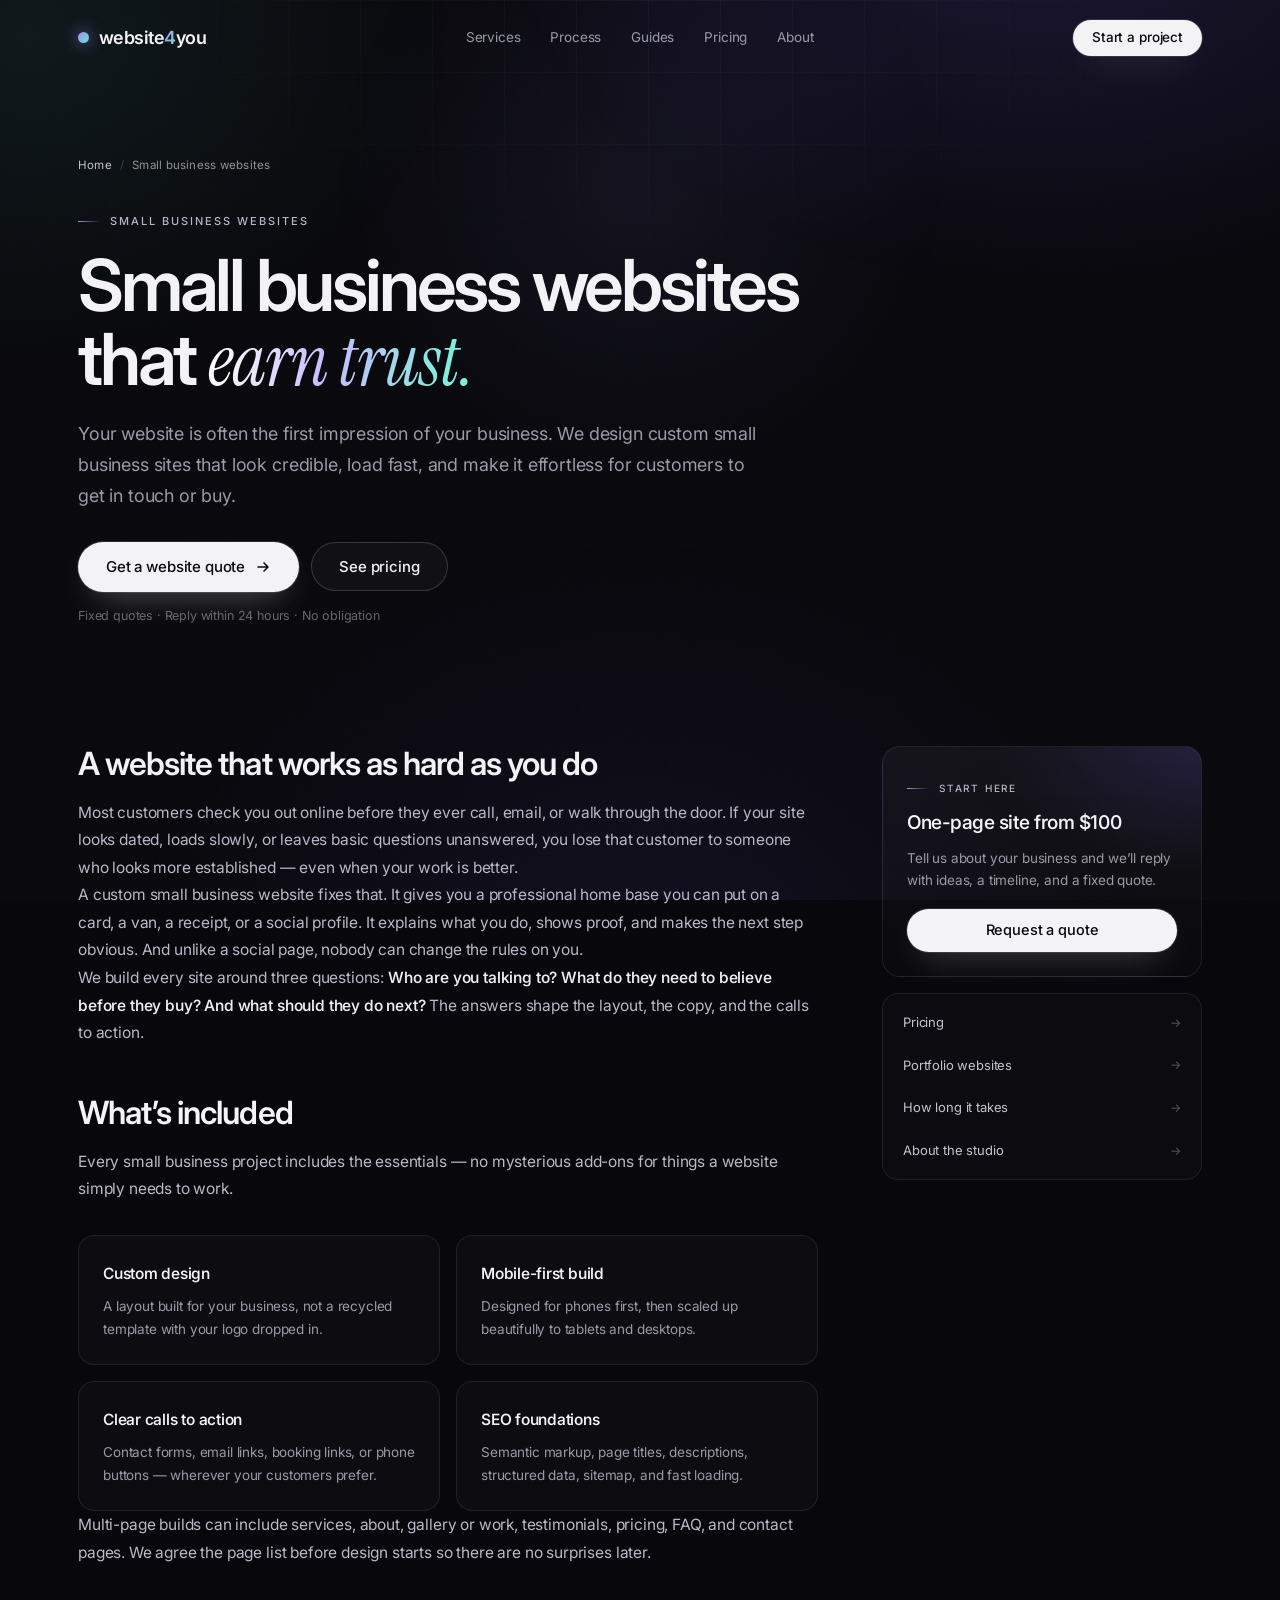
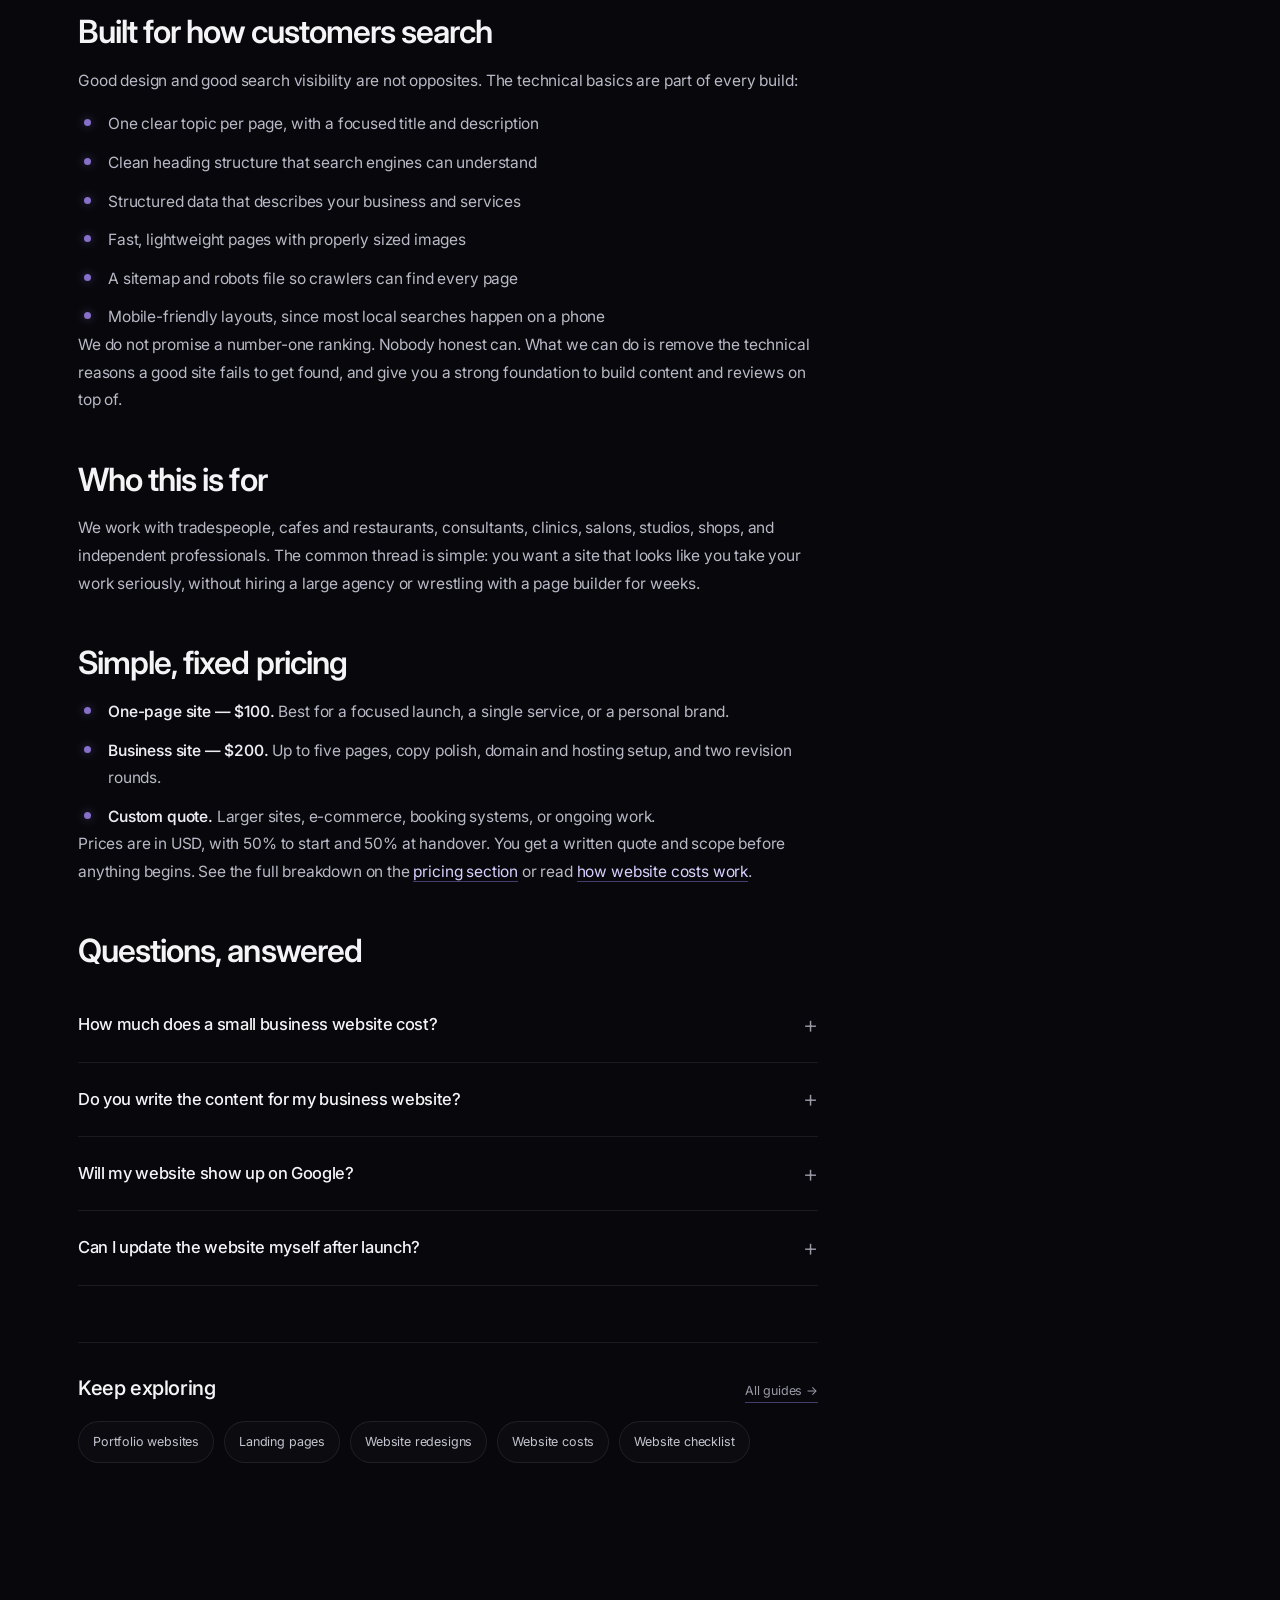
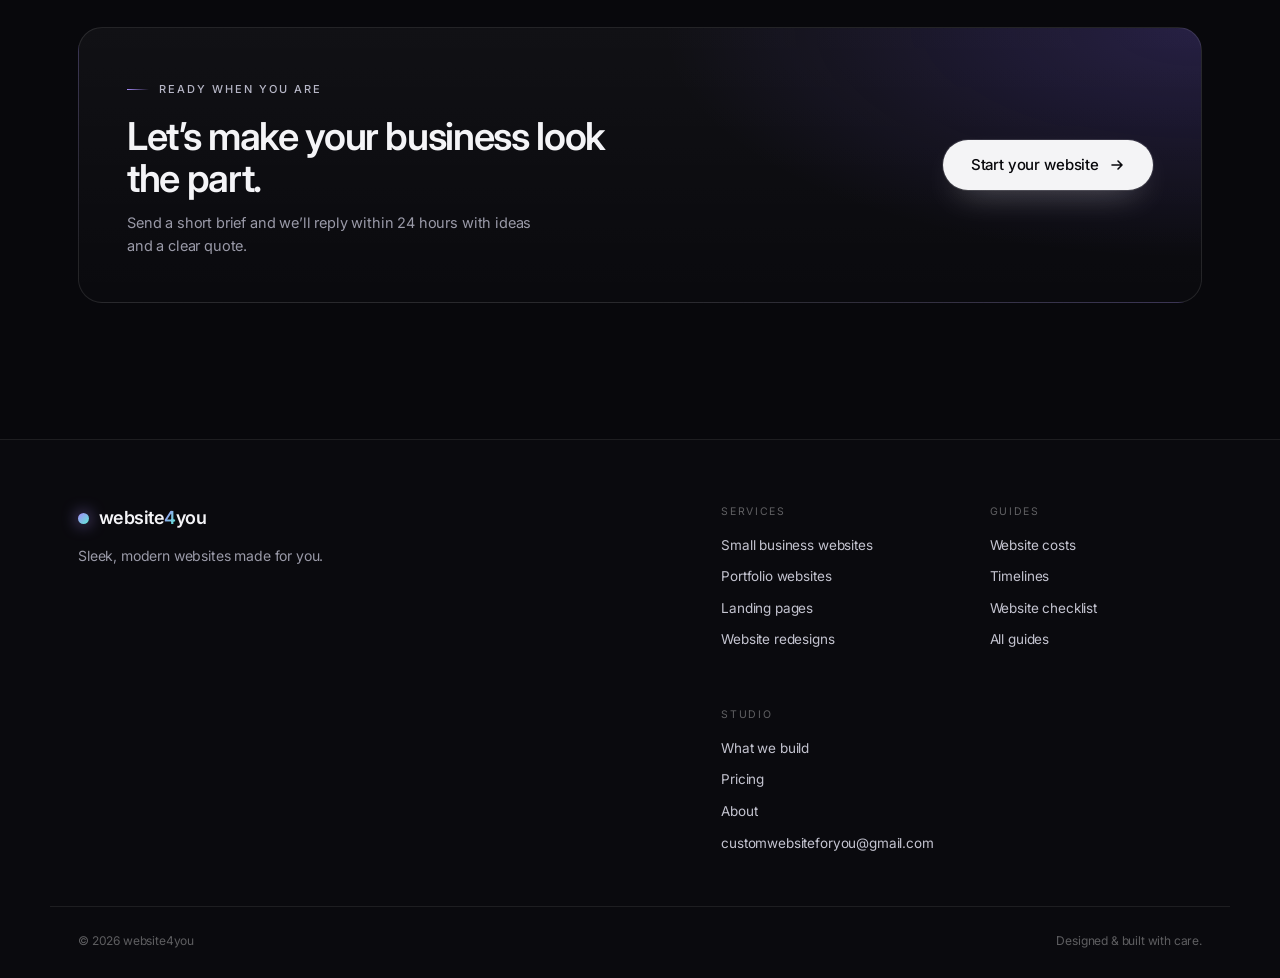
<file: small-business-websites.html>
<!DOCTYPE html>
<html lang="en">
<head>
  <meta charset="utf-8">
  <meta name="viewport" content="width=device-width, initial-scale=1">
  <!-- SEO: replace https://website4you.example with your live domain before deploying -->
  <title>Small Business Website Design | website4you</title>
  <meta name="description" content="Custom small business website design that builds trust and loads fast. One-page sites from $100, multi-page from $200. Reply within 24 hours.">
  <meta name="theme-color" content="#08080c">
  <meta name="author" content="website4you">
  <meta name="robots" content="index, follow, max-image-preview:large, max-snippet:-1, max-video-preview:-1">
  <link rel="canonical" href="https://website4you.example/small-business-websites.html">

  <meta property="og:type" content="website">
  <meta property="og:site_name" content="website4you">
  <meta property="og:locale" content="en_US">
  <meta property="og:url" content="https://website4you.example/small-business-websites.html">
  <meta property="og:title" content="Small Business Website Design | website4you">
  <meta property="og:description" content="Custom small business website design that builds trust and loads fast. One-page sites from $100, multi-page from $200.">
  <meta property="og:image" content="https://website4you.example/assets/og-image.png">
  <meta property="og:image:width" content="1200">
  <meta property="og:image:height" content="630">
  <meta property="og:image:alt" content="website4you — custom small business website design">
  <meta name="twitter:card" content="summary_large_image">
  <meta name="twitter:title" content="Small Business Website Design | website4you">
  <meta name="twitter:description" content="Custom small business website design that builds trust and loads fast. From $100.">
  <meta name="twitter:image" content="https://website4you.example/assets/og-image.png">

  <link rel="icon" href="favicon.svg" type="image/svg+xml">
  <link rel="icon" href="favicon-32.png" sizes="32x32" type="image/png">
  <link rel="apple-touch-icon" href="apple-touch-icon.png">
  <link rel="preconnect" href="https://fonts.googleapis.com">
  <link rel="preconnect" href="https://fonts.gstatic.com" crossorigin>
  <link href="https://fonts.googleapis.com/css2?family=Instrument+Serif:ital@0;1&family=Inter:wght@300..700&display=swap" rel="stylesheet">
  <link rel="stylesheet" href="styles.css">
  <script>document.documentElement.classList.add('js')</script>

  <script type="application/ld+json">
  {
    "@context": "https://schema.org",
    "@graph": [
      {
        "@type": "Service",
        "@id": "https://website4you.example/small-business-websites.html#service",
        "name": "Small business website design",
        "serviceType": "Small business website design",
        "url": "https://website4you.example/small-business-websites.html",
        "description": "Custom website design and development for small businesses, including one-page and multi-page sites.",
        "provider": { "@id": "https://website4you.example/#business" },
        "areaServed": { "@type": "Place", "name": "Worldwide" },
        "offers": [
          { "@type": "Offer", "name": "One-page website", "priceCurrency": "USD", "price": "100", "url": "https://website4you.example/#pricing" },
          { "@type": "Offer", "name": "Business website", "priceCurrency": "USD", "price": "200", "url": "https://website4you.example/#pricing" }
        ]
      },
      {
        "@type": "BreadcrumbList",
        "@id": "https://website4you.example/small-business-websites.html#breadcrumb",
        "itemListElement": [
          { "@type": "ListItem", "position": 1, "name": "Home", "item": "https://website4you.example/" },
          { "@type": "ListItem", "position": 2, "name": "Small business websites", "item": "https://website4you.example/small-business-websites.html" }
        ]
      },
      {
        "@type": "FAQPage",
        "@id": "https://website4you.example/small-business-websites.html#faq",
        "mainEntity": [
          {
            "@type": "Question",
            "name": "How much does a small business website cost?",
            "acceptedAnswer": { "@type": "Answer", "text": "A custom one-page site starts at $100 and a multi-page business site starts at $200. Every quote is fixed and agreed in writing before work begins, so the price will not creep up midway through." }
          },
          {
            "@type": "Question",
            "name": "Do you write the content for my business website?",
            "acceptedAnswer": { "@type": "Answer", "text": "We can. Send rough notes about what you do, who you serve, and what makes you different, and we will shape them into clear, confident website copy that fits the design." }
          },
          {
            "@type": "Question",
            "name": "Will my website show up on Google?",
            "acceptedAnswer": { "@type": "Answer", "text": "Every site ships with the technical foundations search engines need: clean semantic markup, unique page titles and descriptions, structured data, a sitemap, fast loading, and mobile-friendly layouts. Rankings also depend on your content, competition, and ongoing work, so we never promise a specific position." }
          },
          {
            "@type": "Question",
            "name": "Can I update the website myself after launch?",
            "acceptedAnswer": { "@type": "Answer", "text": "Yes. We hand over the files and can either show you how to make simple text and image changes yourself or handle small updates for you on request." }
          }
        ]
      }
    ]
  }
  </script>
</head>
<body>
  <a class="skip" href="#main">Skip to content</a>
  <div class="glow" aria-hidden="true"></div>

  <header class="site-header" id="header">
    <div class="container nav">
      <a href="index.html" class="logo" aria-label="website4you home">
        <span class="logo-mark" aria-hidden="true"></span>
        <span>website<span class="logo-4">4</span>you</span>
      </a>
      <nav class="nav-links" aria-label="Primary">
        <a href="index.html#work">Services</a>
        <a href="index.html#process">Process</a>
        <a href="guides.html">Guides</a>
        <a href="index.html#pricing">Pricing</a>
        <a href="about.html">About</a>
      </nav>
      <div class="nav-actions">
        <a class="btn btn-primary btn-sm" data-mail href="mailto:customwebsiteforyou@gmail.com">Start a project</a>
        <button class="menu-btn" type="button" aria-label="Open menu" aria-expanded="false" aria-controls="mobile-menu"><span></span><span></span></button>
      </div>
    </div>
    <div class="mobile-menu" id="mobile-menu">
      <a href="index.html#work">Services</a>
      <a href="index.html#process">Process</a>
      <a href="guides.html">Guides</a>
      <a href="index.html#pricing">Pricing</a>
      <a href="about.html">About</a>
      <a class="btn btn-primary" data-mail href="mailto:customwebsiteforyou@gmail.com">Start a project</a>
    </div>
  </header>

  <main id="main">
    <section class="page-hero">
      <div class="container">
        <nav class="breadcrumbs" aria-label="Breadcrumb">
          <ol>
            <li><a href="index.html">Home</a></li>
            <li aria-current="page">Small business websites</li>
          </ol>
        </nav>
        <span class="eyebrow">Small business websites</span>
        <h1>Small business websites that <em>earn trust.</em></h1>
        <p class="page-lede">
          Your website is often the first impression of your business. We design custom small
          business sites that look credible, load fast, and make it effortless for customers
          to get in touch or buy.
        </p>
        <div class="hero-cta page-cta">
          <a class="btn btn-primary btn-lg" data-mail href="mailto:customwebsiteforyou@gmail.com">Get a website quote
            <svg class="arrow" width="16" height="16" viewBox="0 0 16 16" fill="none" aria-hidden="true"><path d="M3 8h10M9 4l4 4-4 4" stroke="currentColor" stroke-width="1.6" stroke-linecap="round" stroke-linejoin="round"/></svg>
          </a>
          <a class="btn btn-ghost btn-lg" href="index.html#pricing">See pricing</a>
        </div>
        <p class="page-note">Fixed quotes &middot; Reply within 24 hours &middot; No obligation</p>
      </div>
    </section>

    <section class="section" style="padding-top:56px">
      <div class="container prose-wrap">
        <article class="prose">
          <h2 id="why">A website that works as hard as you do</h2>
          <p>
            Most customers check you out online before they ever call, email, or walk through
            the door. If your site looks dated, loads slowly, or leaves basic questions
            unanswered, you lose that customer to someone who looks more established &mdash;
            even when your work is better.
          </p>
          <p>
            A custom small business website fixes that. It gives you a professional home base
            you can put on a card, a van, a receipt, or a social profile. It explains what you
            do, shows proof, and makes the next step obvious. And unlike a social page, nobody
            can change the rules on you.
          </p>
          <p>
            We build every site around three questions: <strong>Who are you talking to? What do
            they need to believe before they buy? And what should they do next?</strong> The
            answers shape the layout, the copy, and the calls to action.
          </p>

          <h2 id="included">What&rsquo;s included</h2>
          <p>
            Every small business project includes the essentials &mdash; no mysterious add-ons
            for things a website simply needs to work.
          </p>
          <div class="feature-grid">
            <div class="feature-block">
              <h3>Custom design</h3>
              <p>A layout built for your business, not a recycled template with your logo dropped in.</p>
            </div>
            <div class="feature-block">
              <h3>Mobile-first build</h3>
              <p>Designed for phones first, then scaled up beautifully to tablets and desktops.</p>
            </div>
            <div class="feature-block">
              <h3>Clear calls to action</h3>
              <p>Contact forms, email links, booking links, or phone buttons &mdash; wherever your customers prefer.</p>
            </div>
            <div class="feature-block">
              <h3>SEO foundations</h3>
              <p>Semantic markup, page titles, descriptions, structured data, sitemap, and fast loading.</p>
            </div>
          </div>
          <p>
            Multi-page builds can include services, about, gallery or work, testimonials,
            pricing, FAQ, and contact pages. We agree the page list before design starts so
            there are no surprises later.
          </p>

          <h2 id="search">Built for how customers search</h2>
          <p>
            Good design and good search visibility are not opposites. The technical basics are
            part of every build:
          </p>
          <ul>
            <li>One clear topic per page, with a focused title and description</li>
            <li>Clean heading structure that search engines can understand</li>
            <li>Structured data that describes your business and services</li>
            <li>Fast, lightweight pages with properly sized images</li>
            <li>A sitemap and robots file so crawlers can find every page</li>
            <li>Mobile-friendly layouts, since most local searches happen on a phone</li>
          </ul>
          <p>
            We do not promise a number-one ranking. Nobody honest can. What we can do is remove
            the technical reasons a good site fails to get found, and give you a strong
            foundation to build content and reviews on top of.
          </p>

          <h2 id="who">Who this is for</h2>
          <p>
            We work with tradespeople, cafes and restaurants, consultants, clinics, salons,
            studios, shops, and independent professionals. The common thread is simple: you
            want a site that looks like you take your work seriously, without hiring a large
            agency or wrestling with a page builder for weeks.
          </p>

          <h2 id="pricing">Simple, fixed pricing</h2>
          <ul>
            <li><strong>One-page site &mdash; $100.</strong> Best for a focused launch, a single service, or a personal brand.</li>
            <li><strong>Business site &mdash; $200.</strong> Up to five pages, copy polish, domain and hosting setup, and two revision rounds.</li>
            <li><strong>Custom quote.</strong> Larger sites, e-commerce, booking systems, or ongoing work.</li>
          </ul>
          <p>
            Prices are in USD, with 50% to start and 50% at handover. You get a written quote
            and scope before anything begins. See the full breakdown on the
            <a href="index.html#pricing">pricing section</a> or read
            <a href="website-cost-guide.html">how website costs work</a>.
          </p>

          <h2 id="faq">Questions, answered</h2>
          <div class="faq-list">
            <details class="faq-item" name="faq">
              <summary>How much does a small business website cost?</summary>
              <p>A custom one-page site starts at $100 and a multi-page business site starts at $200. Every quote is fixed and agreed in writing before work begins, so the price will not creep up midway through.</p>
            </details>
            <details class="faq-item" name="faq">
              <summary>Do you write the content for my business website?</summary>
              <p>We can. Send rough notes about what you do, who you serve, and what makes you different, and we will shape them into clear, confident website copy that fits the design.</p>
            </details>
            <details class="faq-item" name="faq">
              <summary>Will my website show up on Google?</summary>
              <p>Every site ships with the technical foundations search engines need: clean semantic markup, unique page titles and descriptions, structured data, a sitemap, fast loading, and mobile-friendly layouts. Rankings also depend on your content, competition, and ongoing work, so we never promise a specific position.</p>
            </details>
            <details class="faq-item" name="faq">
              <summary>Can I update the website myself after launch?</summary>
              <p>Yes. We hand over the files and can either show you how to make simple text and image changes yourself or handle small updates for you on request.</p>
            </details>
          </div>

          <div class="related">
            <div class="related-head">
              <h2>Keep exploring</h2>
              <a href="guides.html">All guides &rarr;</a>
            </div>
            <div class="related-links">
              <a href="portfolio-websites.html">Portfolio websites</a>
              <a href="landing-pages.html">Landing pages</a>
              <a href="website-redesign.html">Website redesigns</a>
              <a href="website-cost-guide.html">Website costs</a>
              <a href="website-checklist-guide.html">Website checklist</a>
            </div>
          </div>
        </article>

        <aside class="prose-aside">
          <div class="aside-card">
            <span class="eyebrow">Start here</span>
            <h3>One-page site from $100</h3>
            <p>Tell us about your business and we&rsquo;ll reply with ideas, a timeline, and a fixed quote.</p>
            <a class="btn btn-primary" data-mail href="mailto:customwebsiteforyou@gmail.com">Request a quote</a>
          </div>
          <nav class="aside-links" aria-label="Related pages">
            <a href="index.html#pricing">Pricing <span>&rarr;</span></a>
            <a href="portfolio-websites.html">Portfolio websites <span>&rarr;</span></a>
            <a href="website-timeline-guide.html">How long it takes <span>&rarr;</span></a>
            <a href="about.html">About the studio <span>&rarr;</span></a>
          </nav>
        </aside>
      </div>
    </section>

    <section class="section cta-section">
      <div class="container">
        <div class="cta-band reveal">
          <div>
            <span class="eyebrow">Ready when you are</span>
            <h2>Let&rsquo;s make your business look the part.</h2>
            <p>Send a short brief and we&rsquo;ll reply within 24 hours with ideas and a clear quote.</p>
          </div>
          <a class="btn btn-primary btn-lg" data-mail href="mailto:customwebsiteforyou@gmail.com">Start your website
            <svg class="arrow" width="16" height="16" viewBox="0 0 16 16" fill="none" aria-hidden="true"><path d="M3 8h10M9 4l4 4-4 4" stroke="currentColor" stroke-width="1.6" stroke-linecap="round" stroke-linejoin="round"/></svg>
          </a>
        </div>
      </div>
    </section>
  </main>

  <footer class="site-footer">
    <div class="container footer-inner">
      <div class="footer-brand">
        <a href="index.html" class="logo" aria-label="website4you home">
          <span class="logo-mark" aria-hidden="true"></span>
          <span>website<span class="logo-4">4</span>you</span>
        </a>
        <p>Sleek, modern websites made for you.</p>
      </div>
      <div class="footer-links footer-links-3">
        <div>
          <span class="footer-label">Services</span>
          <a href="small-business-websites.html">Small business websites</a>
          <a href="portfolio-websites.html">Portfolio websites</a>
          <a href="landing-pages.html">Landing pages</a>
          <a href="website-redesign.html">Website redesigns</a>
        </div>
        <div>
          <span class="footer-label">Guides</span>
          <a href="website-cost-guide.html">Website costs</a>
          <a href="website-timeline-guide.html">Timelines</a>
          <a href="website-checklist-guide.html">Website checklist</a>
          <a href="guides.html">All guides</a>
        </div>
        <div>
          <span class="footer-label">Studio</span>
          <a href="index.html#work">What we build</a>
          <a href="index.html#pricing">Pricing</a>
          <a href="about.html">About</a>
          <a href="mailto:customwebsiteforyou@gmail.com">customwebsiteforyou@gmail.com</a>
        </div>
      </div>
    </div>
    <div class="container footer-bottom">
      <span>&copy; 2026 website4you</span>
      <span>Designed &amp; built with care.</span>
    </div>
  </footer>

  <script src="script.js" defer></script>
</body>
</html>
</file>
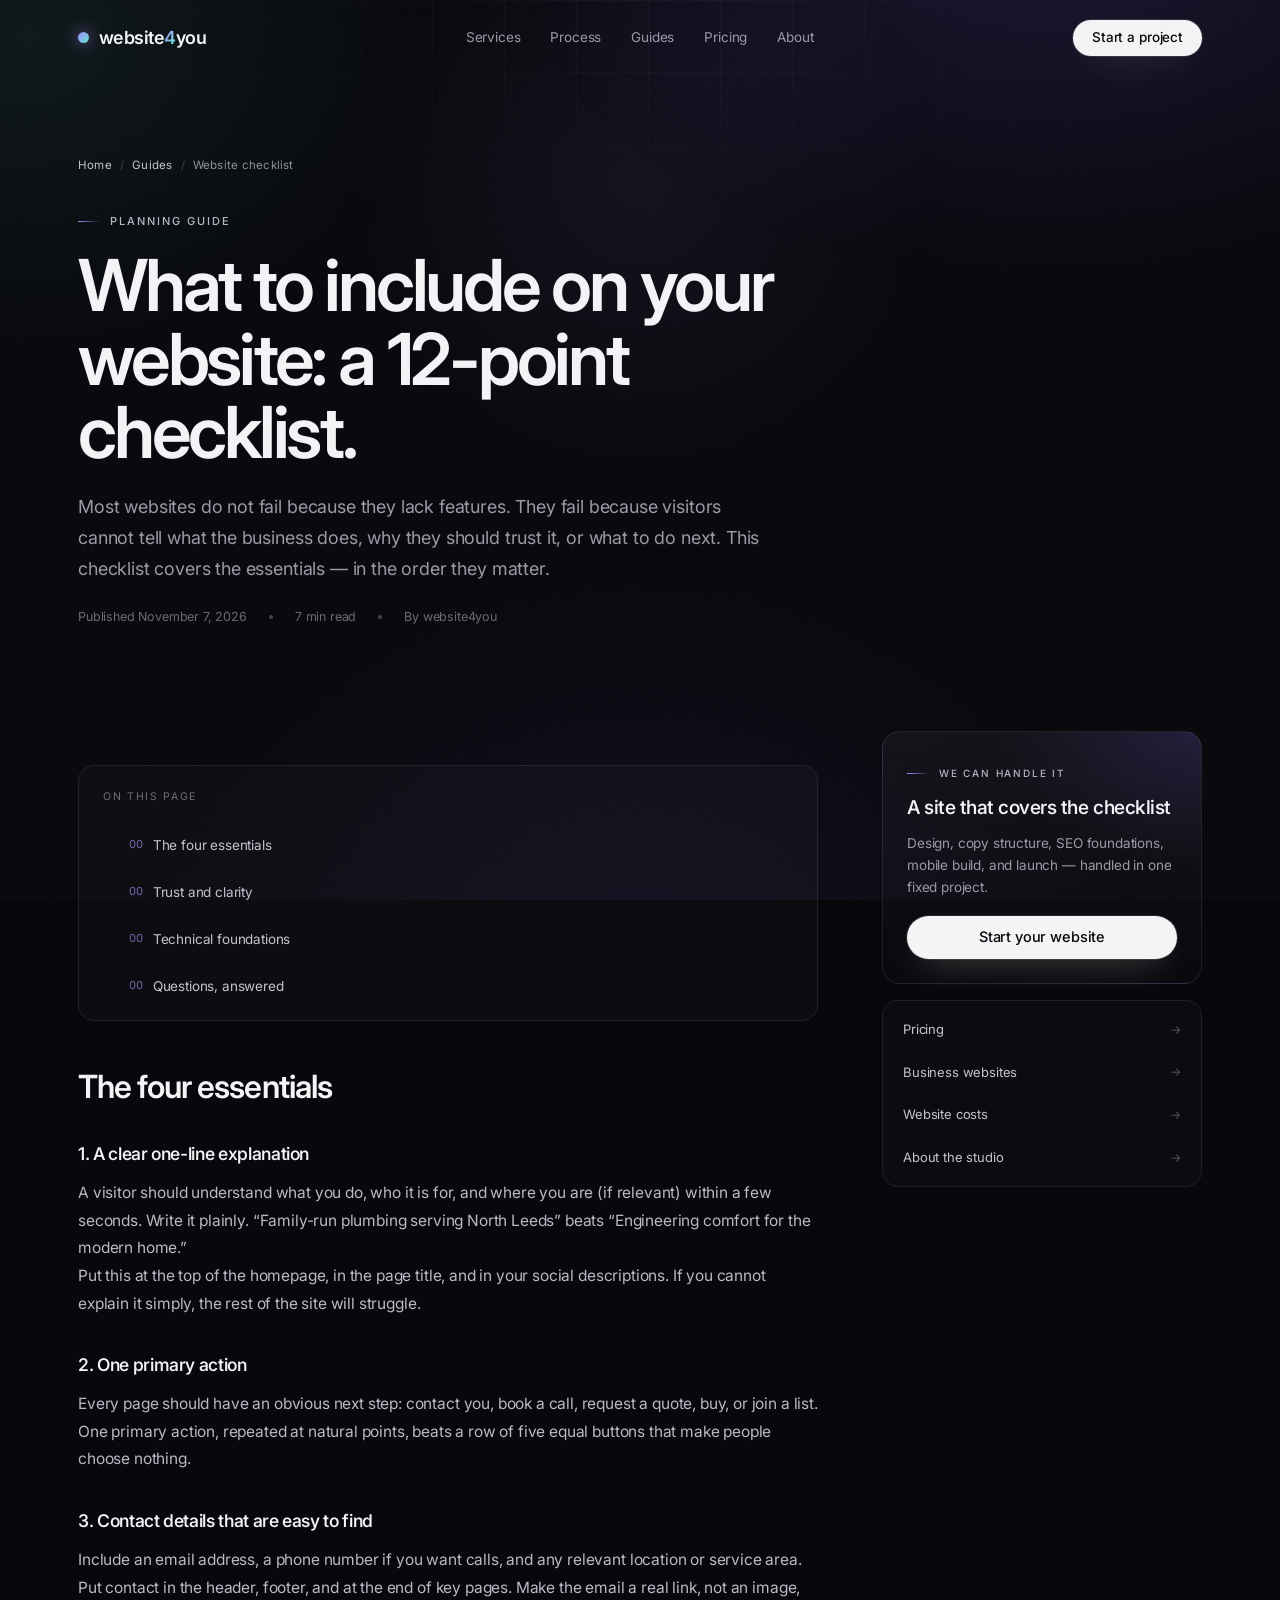
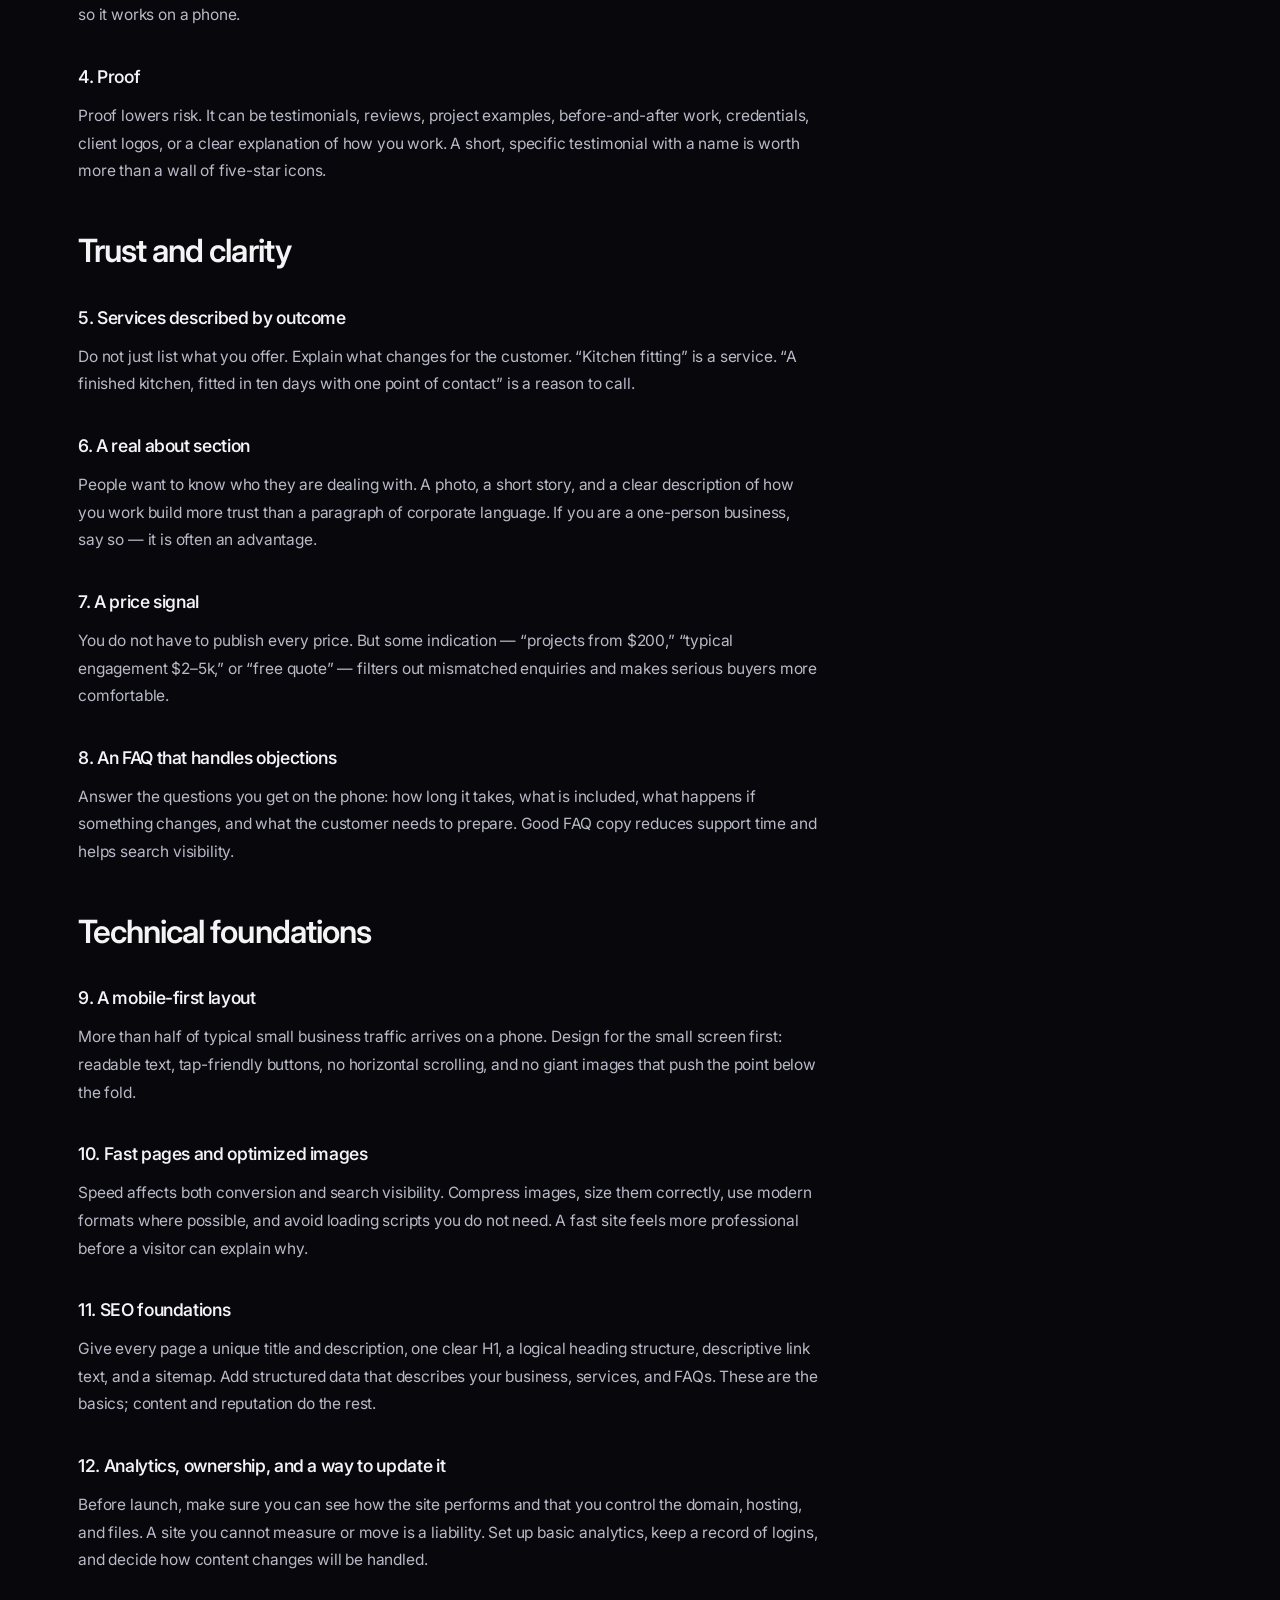
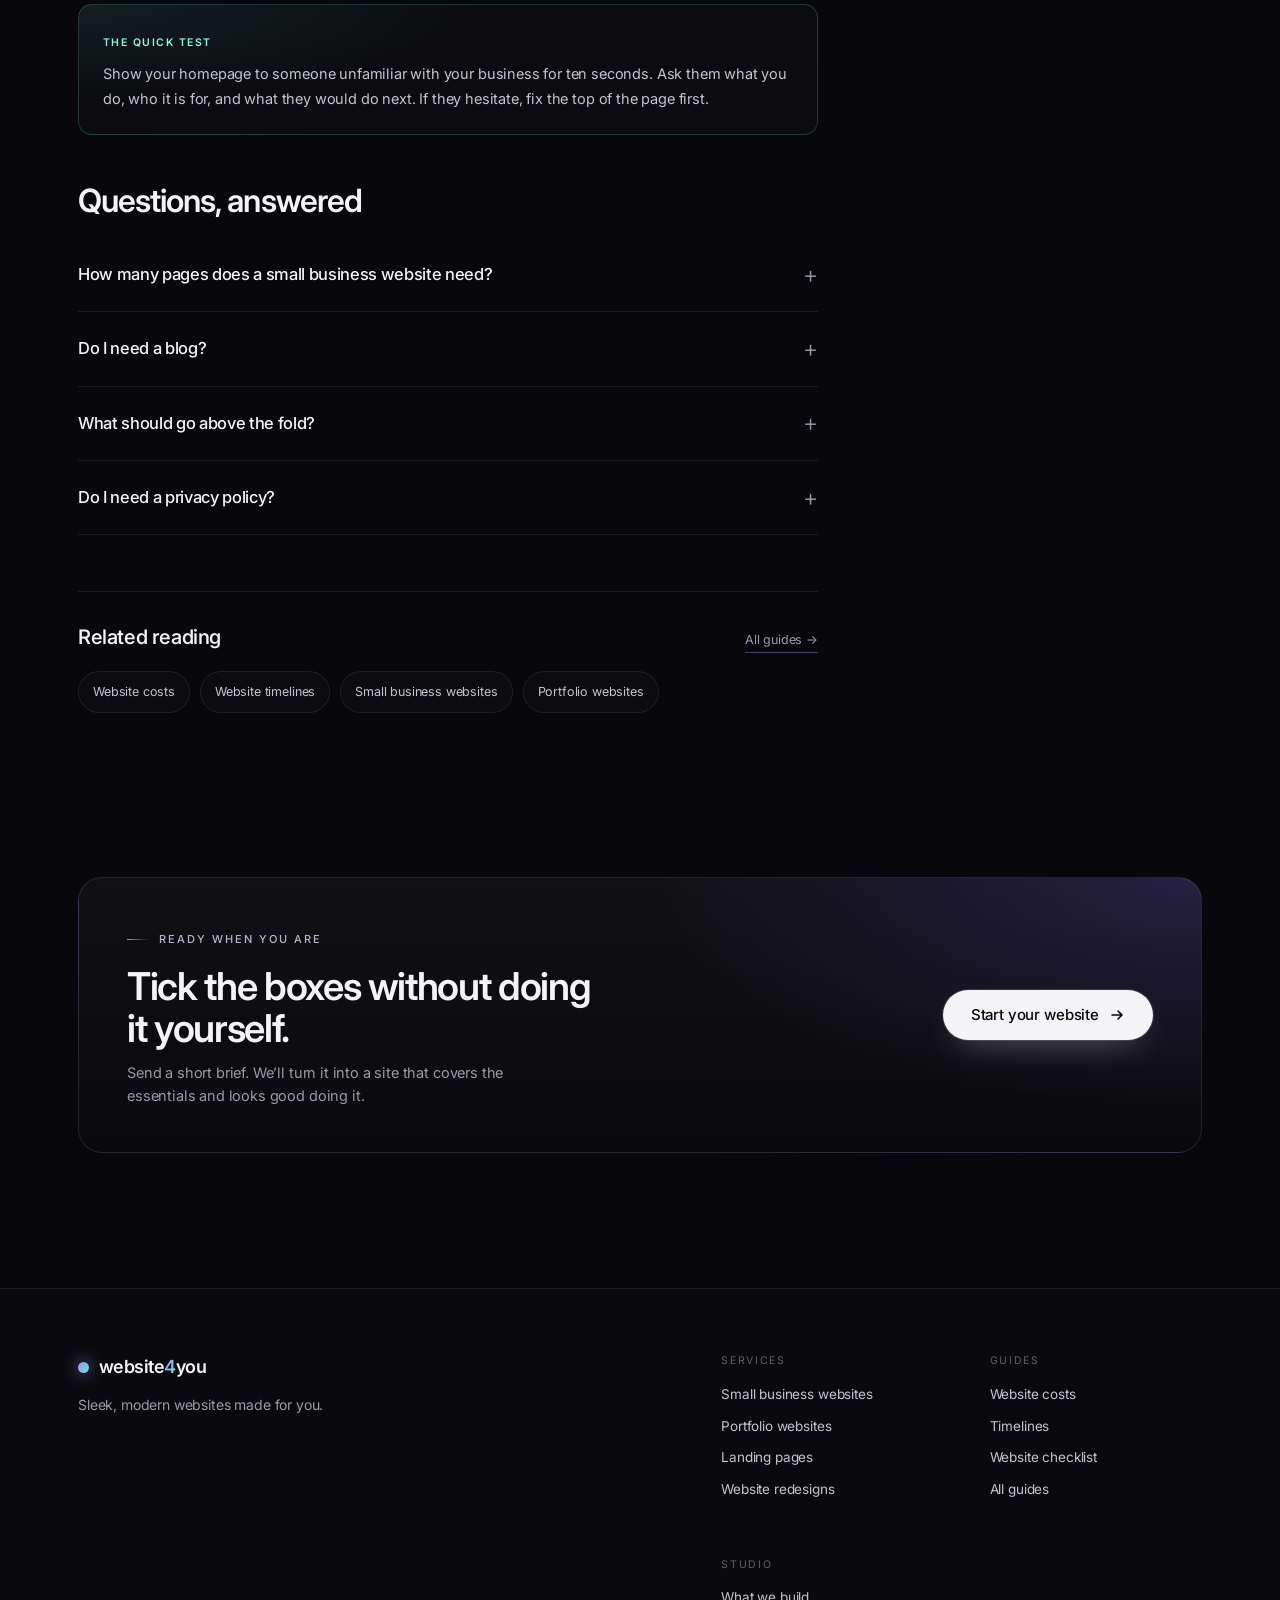
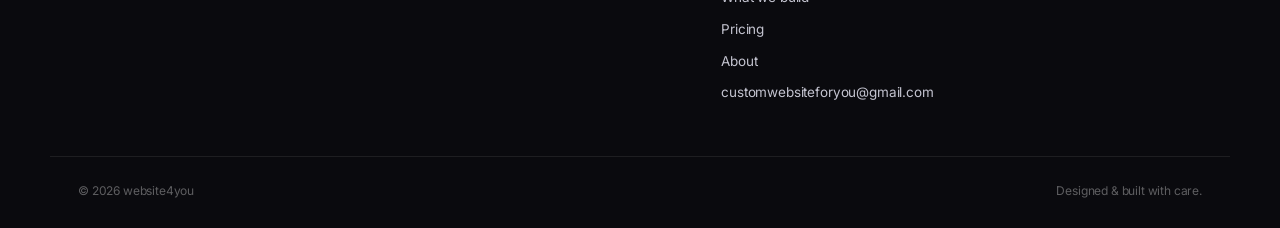
<file: website-checklist-guide.html>
<!DOCTYPE html>
<html lang="en">
<head>
  <meta charset="utf-8">
  <meta name="viewport" content="width=device-width, initial-scale=1">
  <!-- SEO: replace https://website4you.example with your live domain before deploying -->
  <title>Website Checklist: What to Include on Your Site | website4you</title>
  <meta name="description" content="A practical 12-point website checklist: the pages, copy, trust signals, and technical details your site needs to turn visitors into customers.">
  <meta name="theme-color" content="#08080c">
  <meta name="author" content="website4you">
  <meta name="robots" content="index, follow, max-image-preview:large, max-snippet:-1, max-video-preview:-1">
  <link rel="canonical" href="https://website4you.example/website-checklist-guide.html">

  <meta property="og:type" content="article">
  <meta property="og:site_name" content="website4you">
  <meta property="og:locale" content="en_US">
  <meta property="og:url" content="https://website4you.example/website-checklist-guide.html">
  <meta property="og:title" content="Website Checklist: What to Include on Your Site | website4you">
  <meta property="og:description" content="The pages, copy, trust signals, and technical details your website actually needs.">
  <meta property="og:image" content="https://website4you.example/assets/og-image.png">
  <meta property="og:image:width" content="1200">
  <meta property="og:image:height" content="630">
  <meta property="og:image:alt" content="website4you — website checklist">
  <meta property="article:published_time" content="2026-11-07">
  <meta property="article:modified_time" content="2026-11-07">
  <meta name="twitter:card" content="summary_large_image">
  <meta name="twitter:title" content="Website Checklist: What to Include on Your Site | website4you">
  <meta name="twitter:description" content="A practical 12-point checklist for planning a website.">
  <meta name="twitter:image" content="https://website4you.example/assets/og-image.png">

  <link rel="icon" href="favicon.svg" type="image/svg+xml">
  <link rel="icon" href="favicon-32.png" sizes="32x32" type="image/png">
  <link rel="apple-touch-icon" href="apple-touch-icon.png">
  <link rel="preconnect" href="https://fonts.googleapis.com">
  <link rel="preconnect" href="https://fonts.gstatic.com" crossorigin>
  <link href="https://fonts.googleapis.com/css2?family=Instrument+Serif:ital@0;1&family=Inter:wght@300..700&display=swap" rel="stylesheet">
  <link rel="stylesheet" href="styles.css">
  <script>document.documentElement.classList.add('js')</script>

  <script type="application/ld+json">
  {
    "@context": "https://schema.org",
    "@graph": [
      {
        "@type": "Article",
        "@id": "https://website4you.example/website-checklist-guide.html#article",
        "headline": "What to include on your website: a 12-point checklist",
        "description": "A practical 12-point website checklist covering copy, pages, trust signals, and technical foundations.",
        "datePublished": "2026-11-07",
        "dateModified": "2026-11-07",
        "inLanguage": "en",
        "author": { "@id": "https://website4you.example/#business" },
        "publisher": { "@id": "https://website4you.example/#business" },
        "mainEntityOfPage": "https://website4you.example/website-checklist-guide.html",
        "image": "https://website4you.example/assets/og-image.png",
        "articleSection": "Planning"
      },
      {
        "@type": "BreadcrumbList",
        "@id": "https://website4you.example/website-checklist-guide.html#breadcrumb",
        "itemListElement": [
          { "@type": "ListItem", "position": 1, "name": "Home", "item": "https://website4you.example/" },
          { "@type": "ListItem", "position": 2, "name": "Guides", "item": "https://website4you.example/guides.html" },
          { "@type": "ListItem", "position": 3, "name": "Website checklist", "item": "https://website4you.example/website-checklist-guide.html" }
        ]
      },
      {
        "@type": "FAQPage",
        "@id": "https://website4you.example/website-checklist-guide.html#faq",
        "mainEntity": [
          {
            "@type": "Question",
            "name": "How many pages does a small business website need?",
            "acceptedAnswer": { "@type": "Answer", "text": "Most small businesses need a homepage, a services page, an about page, and a contact page. That can be four pages, or it can be one well-structured page. Add pages when they serve a clear customer question or search intent, not to hit a number." }
          },
          {
            "@type": "Question",
            "name": "Do I need a blog?",
            "acceptedAnswer": { "@type": "Answer", "text": "Only if you will maintain it and it serves a purpose. A useful guide that answers a real customer question is worth more than twelve abandoned posts. If you do not want to write regularly, invest in stronger core pages instead." }
          },
          {
            "@type": "Question",
            "name": "What should go above the fold?",
            "acceptedAnswer": { "@type": "Answer", "text": "A clear statement of what you do, who it is for, and the next action. Add one piece of proof if it fits. Avoid a large decorative image that pushes the explanation below the screen." }
          },
          {
            "@type": "Question",
            "name": "Do I need a privacy policy?",
            "acceptedAnswer": { "@type": "Answer", "text": "If you collect personal information through forms, analytics, or cookies, you generally need a privacy policy that explains what you collect and why. Rules vary by location, so use a policy appropriate to your business and, where needed, get professional advice." }
          }
        ]
      }
    ]
  }
  </script>
</head>
<body>
  <a class="skip" href="#main">Skip to content</a>
  <div class="glow" aria-hidden="true"></div>

  <header class="site-header" id="header">
    <div class="container nav">
      <a href="index.html" class="logo" aria-label="website4you home">
        <span class="logo-mark" aria-hidden="true"></span>
        <span>website<span class="logo-4">4</span>you</span>
      </a>
      <nav class="nav-links" aria-label="Primary">
        <a href="index.html#work">Services</a>
        <a href="index.html#process">Process</a>
        <a href="guides.html">Guides</a>
        <a href="index.html#pricing">Pricing</a>
        <a href="about.html">About</a>
      </nav>
      <div class="nav-actions">
        <a class="btn btn-primary btn-sm" data-mail href="mailto:customwebsiteforyou@gmail.com">Start a project</a>
        <button class="menu-btn" type="button" aria-label="Open menu" aria-expanded="false" aria-controls="mobile-menu"><span></span><span></span></button>
      </div>
    </div>
    <div class="mobile-menu" id="mobile-menu">
      <a href="index.html#work">Services</a>
      <a href="index.html#process">Process</a>
      <a href="guides.html">Guides</a>
      <a href="index.html#pricing">Pricing</a>
      <a href="about.html">About</a>
      <a class="btn btn-primary" data-mail href="mailto:customwebsiteforyou@gmail.com">Start a project</a>
    </div>
  </header>

  <main id="main">
    <section class="page-hero">
      <div class="container">
        <nav class="breadcrumbs" aria-label="Breadcrumb">
          <ol>
            <li><a href="index.html">Home</a></li>
            <li><a href="guides.html">Guides</a></li>
            <li aria-current="page">Website checklist</li>
          </ol>
        </nav>
        <span class="eyebrow">Planning guide</span>
        <h1>What to include on your website: a 12-point checklist.</h1>
        <p class="page-lede">
          Most websites do not fail because they lack features. They fail because visitors
          cannot tell what the business does, why they should trust it, or what to do next.
          This checklist covers the essentials &mdash; in the order they matter.
        </p>
        <div class="article-meta">
          <span>Published November 7, 2026</span>
          <span class="meta-dot" aria-hidden="true"></span>
          <span>7 min read</span>
          <span class="meta-dot" aria-hidden="true"></span>
          <span>By website4you</span>
        </div>
      </div>
    </section>

    <section class="section" style="padding-top:40px">
      <div class="container prose-wrap">
        <article class="prose">
          <div class="toc" aria-label="On this page">
            <span class="toc-label">On this page</span>
            <ol>
              <li><a href="#essentials">The four essentials</a></li>
              <li><a href="#trust">Trust and clarity</a></li>
              <li><a href="#technical">Technical foundations</a></li>
              <li><a href="#faq">Questions, answered</a></li>
            </ol>
          </div>

          <h2 id="essentials">The four essentials</h2>
          <h3>1. A clear one-line explanation</h3>
          <p>
            A visitor should understand what you do, who it is for, and where you are (if
            relevant) within a few seconds. Write it plainly. &ldquo;Family-run plumbing
            serving North Leeds&rdquo; beats &ldquo;Engineering comfort for the modern
            home.&rdquo;
          </p>
          <p>
            Put this at the top of the homepage, in the page title, and in your social
            descriptions. If you cannot explain it simply, the rest of the site will struggle.
          </p>

          <h3>2. One primary action</h3>
          <p>
            Every page should have an obvious next step: contact you, book a call, request a
            quote, buy, or join a list. One primary action, repeated at natural points, beats a
            row of five equal buttons that make people choose nothing.
          </p>

          <h3>3. Contact details that are easy to find</h3>
          <p>
            Include an email address, a phone number if you want calls, and any relevant
            location or service area. Put contact in the header, footer, and at the end of key
            pages. Make the email a real link, not an image, so it works on a phone.
          </p>

          <h3>4. Proof</h3>
          <p>
            Proof lowers risk. It can be testimonials, reviews, project examples, before-and-after
            work, credentials, client logos, or a clear explanation of how you work. A short,
            specific testimonial with a name is worth more than a wall of five-star icons.
          </p>

          <h2 id="trust">Trust and clarity</h2>
          <h3>5. Services described by outcome</h3>
          <p>
            Do not just list what you offer. Explain what changes for the customer. &ldquo;Kitchen
            fitting&rdquo; is a service. &ldquo;A finished kitchen, fitted in ten days with one
            point of contact&rdquo; is a reason to call.
          </p>

          <h3>6. A real about section</h3>
          <p>
            People want to know who they are dealing with. A photo, a short story, and a clear
            description of how you work build more trust than a paragraph of corporate language.
            If you are a one-person business, say so &mdash; it is often an advantage.
          </p>

          <h3>7. A price signal</h3>
          <p>
            You do not have to publish every price. But some indication &mdash; &ldquo;projects
            from $200,&rdquo; &ldquo;typical engagement $2&ndash;5k,&rdquo; or &ldquo;free
            quote&rdquo; &mdash; filters out mismatched enquiries and makes serious buyers more
            comfortable.
          </p>

          <h3>8. An FAQ that handles objections</h3>
          <p>
            Answer the questions you get on the phone: how long it takes, what is included, what
            happens if something changes, and what the customer needs to prepare. Good FAQ copy
            reduces support time and helps search visibility.
          </p>

          <h2 id="technical">Technical foundations</h2>
          <h3>9. A mobile-first layout</h3>
          <p>
            More than half of typical small business traffic arrives on a phone. Design for the
            small screen first: readable text, tap-friendly buttons, no horizontal scrolling,
            and no giant images that push the point below the fold.
          </p>

          <h3>10. Fast pages and optimized images</h3>
          <p>
            Speed affects both conversion and search visibility. Compress images, size them
            correctly, use modern formats where possible, and avoid loading scripts you do not
            need. A fast site feels more professional before a visitor can explain why.
          </p>

          <h3>11. SEO foundations</h3>
          <p>
            Give every page a unique title and description, one clear H1, a logical heading
            structure, descriptive link text, and a sitemap. Add structured data that describes
            your business, services, and FAQs. These are the basics; content and reputation do
            the rest.
          </p>

          <h3>12. Analytics, ownership, and a way to update it</h3>
          <p>
            Before launch, make sure you can see how the site performs and that you control the
            domain, hosting, and files. A site you cannot measure or move is a liability. Set up
            basic analytics, keep a record of logins, and decide how content changes will be
            handled.
          </p>

          <div class="callout">
            <span class="callout-label">The quick test</span>
            <p>Show your homepage to someone unfamiliar with your business for ten seconds. Ask them what you do, who it is for, and what they would do next. If they hesitate, fix the top of the page first.</p>
          </div>

          <h2 id="faq">Questions, answered</h2>
          <div class="faq-list">
            <details class="faq-item" name="faq">
              <summary>How many pages does a small business website need?</summary>
              <p>Most small businesses need a homepage, a services page, an about page, and a contact page. That can be four pages, or it can be one well-structured page. Add pages when they serve a clear customer question or search intent, not to hit a number.</p>
            </details>
            <details class="faq-item" name="faq">
              <summary>Do I need a blog?</summary>
              <p>Only if you will maintain it and it serves a purpose. A useful guide that answers a real customer question is worth more than twelve abandoned posts. If you do not want to write regularly, invest in stronger core pages instead.</p>
            </details>
            <details class="faq-item" name="faq">
              <summary>What should go above the fold?</summary>
              <p>A clear statement of what you do, who it is for, and the next action. Add one piece of proof if it fits. Avoid a large decorative image that pushes the explanation below the screen.</p>
            </details>
            <details class="faq-item" name="faq">
              <summary>Do I need a privacy policy?</summary>
              <p>If you collect personal information through forms, analytics, or cookies, you generally need a privacy policy that explains what you collect and why. Rules vary by location, so use a policy appropriate to your business and, where needed, get professional advice.</p>
            </details>
          </div>

          <div class="related">
            <div class="related-head">
              <h2>Related reading</h2>
              <a href="guides.html">All guides &rarr;</a>
            </div>
            <div class="related-links">
              <a href="website-cost-guide.html">Website costs</a>
              <a href="website-timeline-guide.html">Website timelines</a>
              <a href="small-business-websites.html">Small business websites</a>
              <a href="portfolio-websites.html">Portfolio websites</a>
            </div>
          </div>
        </article>

        <aside class="prose-aside">
          <div class="aside-card">
            <span class="eyebrow">We can handle it</span>
            <h3>A site that covers the checklist</h3>
            <p>Design, copy structure, SEO foundations, mobile build, and launch &mdash; handled in one fixed project.</p>
            <a class="btn btn-primary" data-mail href="mailto:customwebsiteforyou@gmail.com">Start your website</a>
          </div>
          <nav class="aside-links" aria-label="Related pages">
            <a href="index.html#pricing">Pricing <span>&rarr;</span></a>
            <a href="small-business-websites.html">Business websites <span>&rarr;</span></a>
            <a href="website-cost-guide.html">Website costs <span>&rarr;</span></a>
            <a href="about.html">About the studio <span>&rarr;</span></a>
          </nav>
        </aside>
      </div>
    </section>

    <section class="section cta-section">
      <div class="container">
        <div class="cta-band reveal">
          <div>
            <span class="eyebrow">Ready when you are</span>
            <h2>Tick the boxes without doing it yourself.</h2>
            <p>Send a short brief. We&rsquo;ll turn it into a site that covers the essentials and looks good doing it.</p>
          </div>
          <a class="btn btn-primary btn-lg" data-mail href="mailto:customwebsiteforyou@gmail.com">Start your website
            <svg class="arrow" width="16" height="16" viewBox="0 0 16 16" fill="none" aria-hidden="true"><path d="M3 8h10M9 4l4 4-4 4" stroke="currentColor" stroke-width="1.6" stroke-linecap="round" stroke-linejoin="round"/></svg>
          </a>
        </div>
      </div>
    </section>
  </main>

  <footer class="site-footer">
    <div class="container footer-inner">
      <div class="footer-brand">
        <a href="index.html" class="logo" aria-label="website4you home">
          <span class="logo-mark" aria-hidden="true"></span>
          <span>website<span class="logo-4">4</span>you</span>
        </a>
        <p>Sleek, modern websites made for you.</p>
      </div>
      <div class="footer-links footer-links-3">
        <div>
          <span class="footer-label">Services</span>
          <a href="small-business-websites.html">Small business websites</a>
          <a href="portfolio-websites.html">Portfolio websites</a>
          <a href="landing-pages.html">Landing pages</a>
          <a href="website-redesign.html">Website redesigns</a>
        </div>
        <div>
          <span class="footer-label">Guides</span>
          <a href="website-cost-guide.html">Website costs</a>
          <a href="website-timeline-guide.html">Timelines</a>
          <a href="website-checklist-guide.html">Website checklist</a>
          <a href="guides.html">All guides</a>
        </div>
        <div>
          <span class="footer-label">Studio</span>
          <a href="index.html#work">What we build</a>
          <a href="index.html#pricing">Pricing</a>
          <a href="about.html">About</a>
          <a href="mailto:customwebsiteforyou@gmail.com">customwebsiteforyou@gmail.com</a>
        </div>
      </div>
    </div>
    <div class="container footer-bottom">
      <span>&copy; 2026 website4you</span>
      <span>Designed &amp; built with care.</span>
    </div>
  </footer>

  <script src="script.js" defer></script>
</body>
</html>
</file>
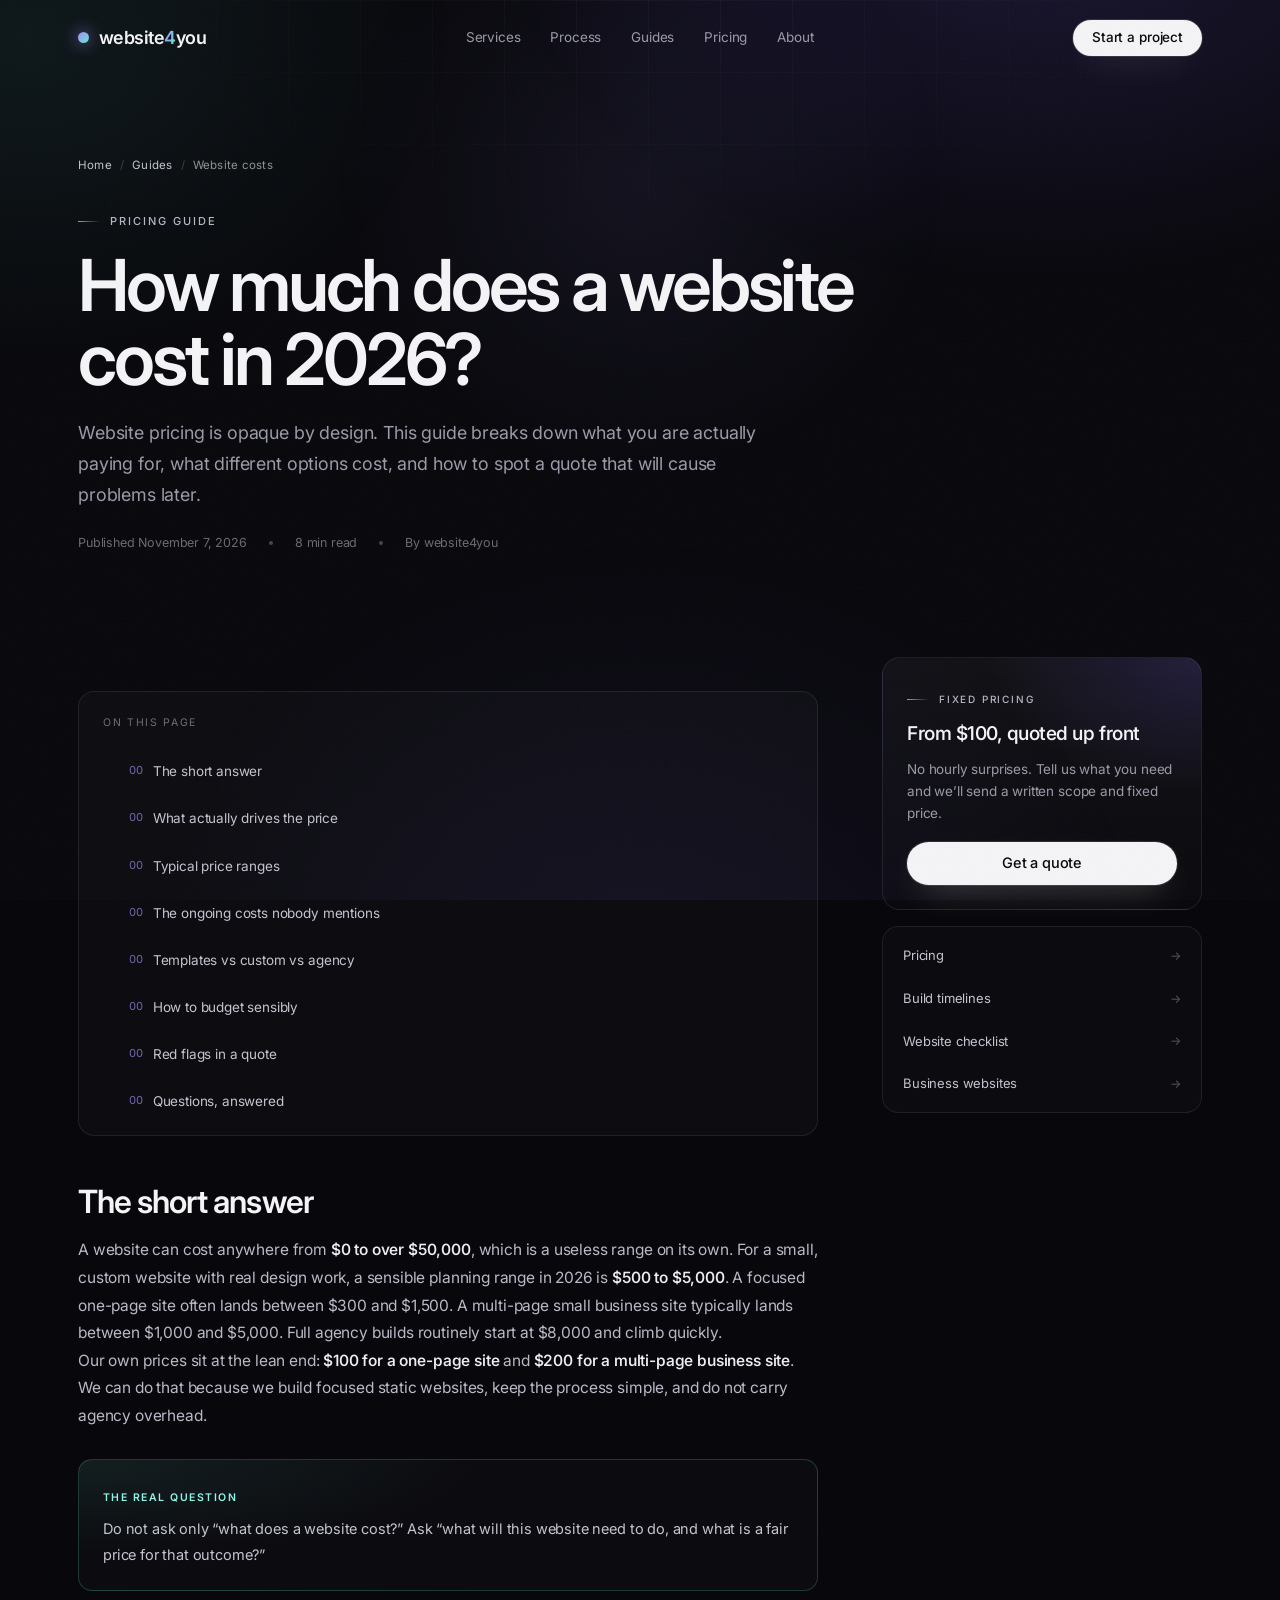
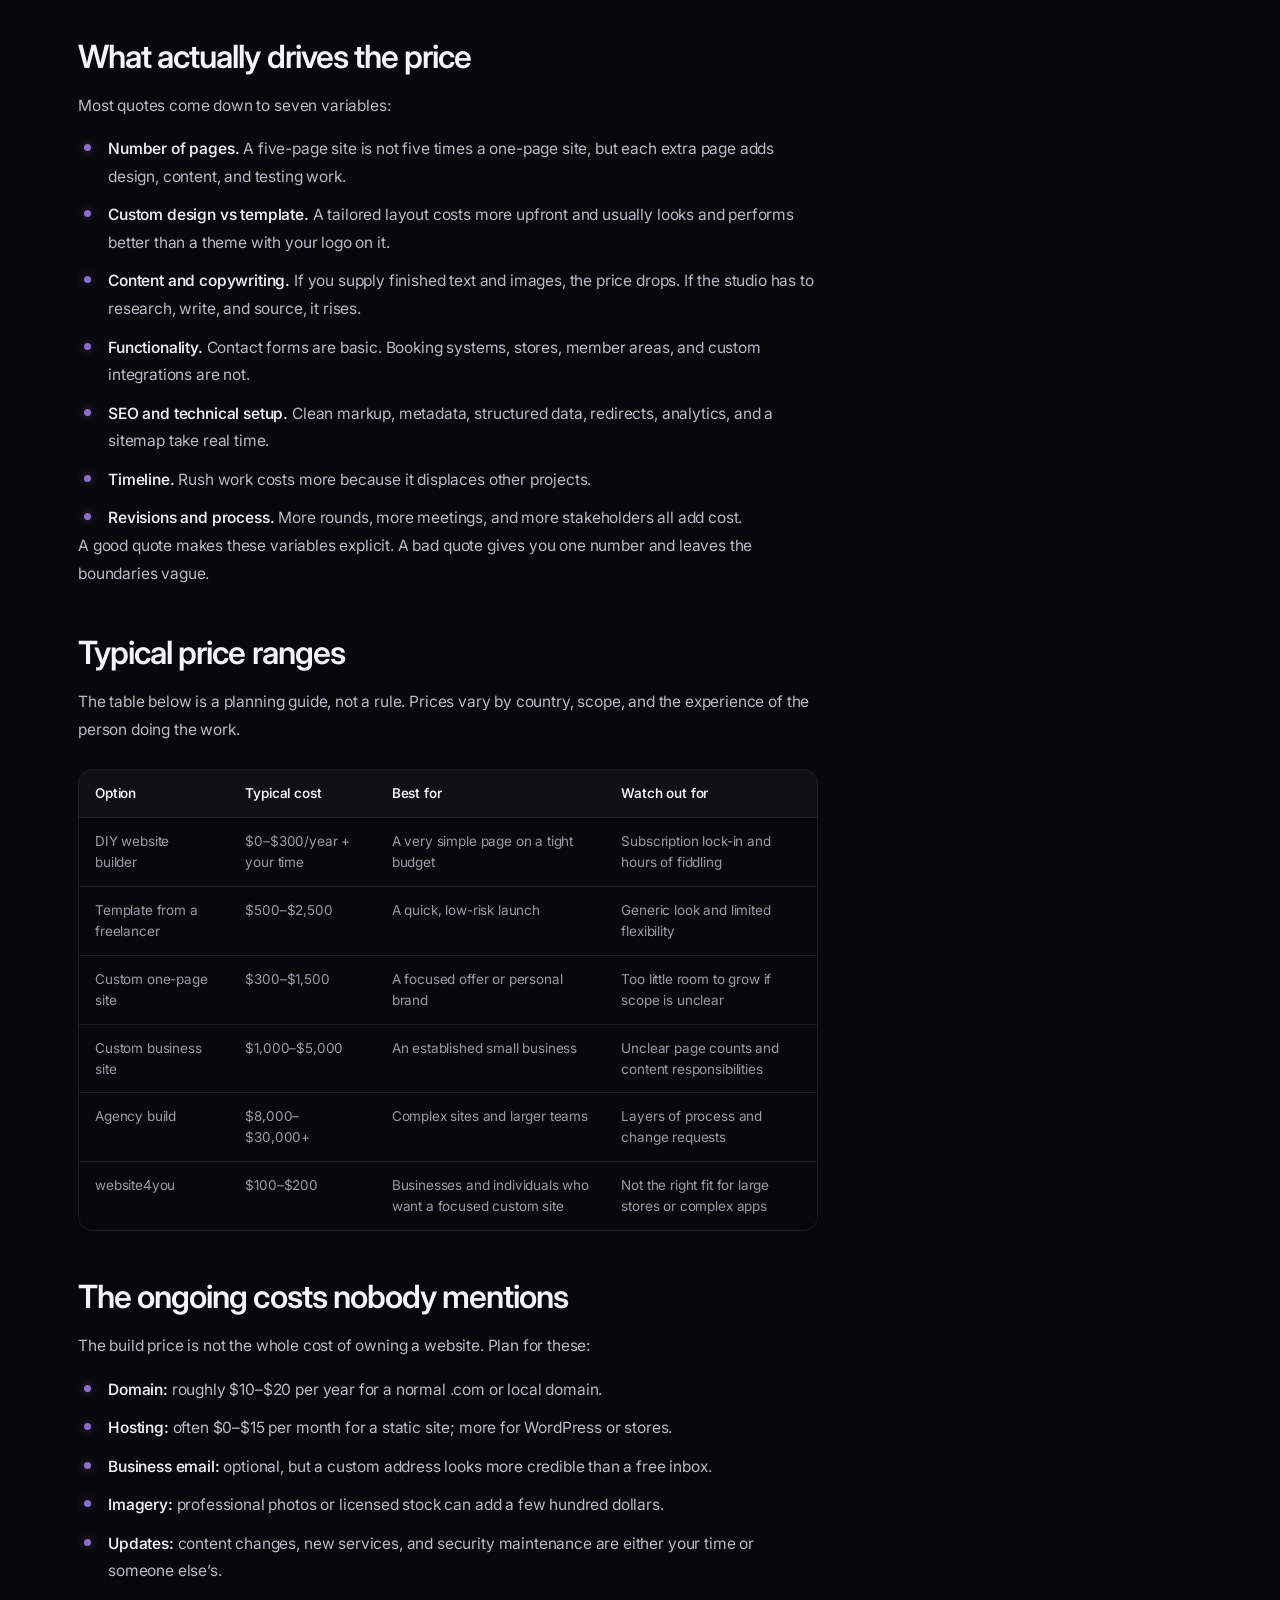
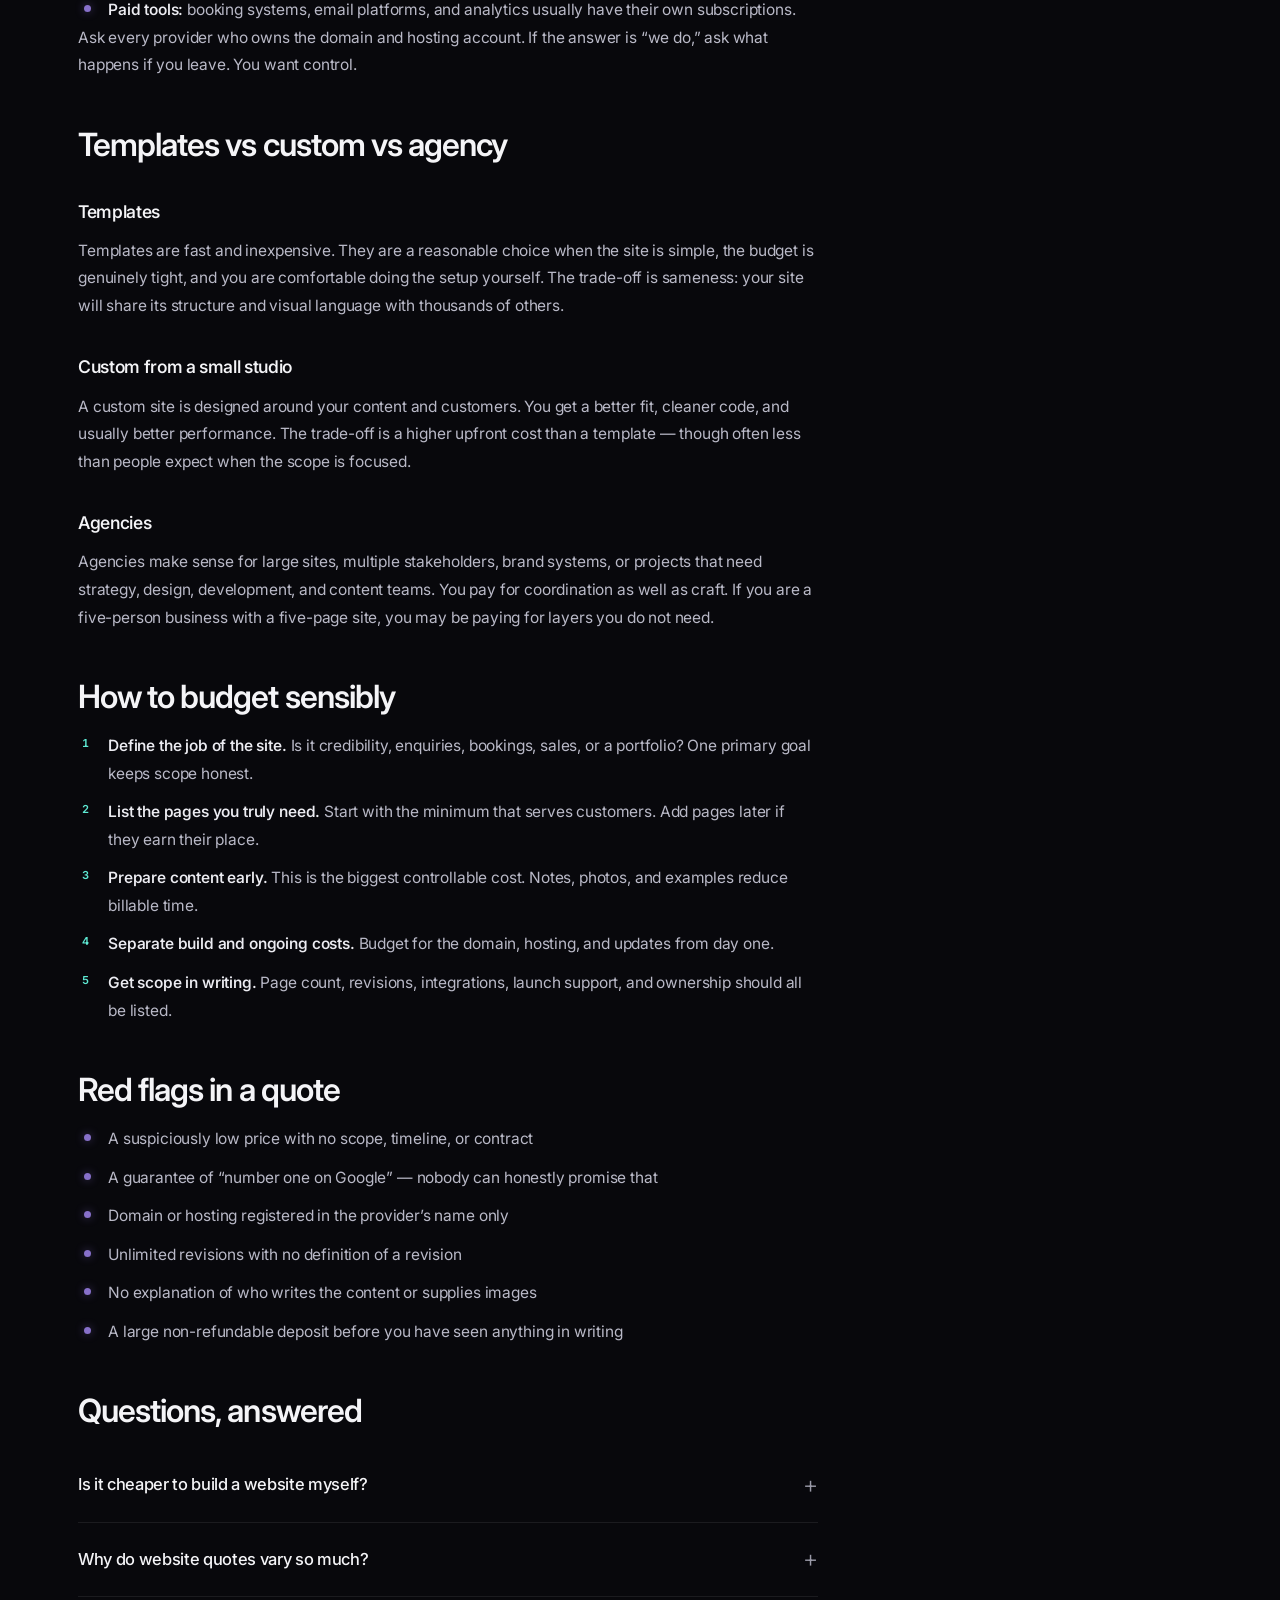
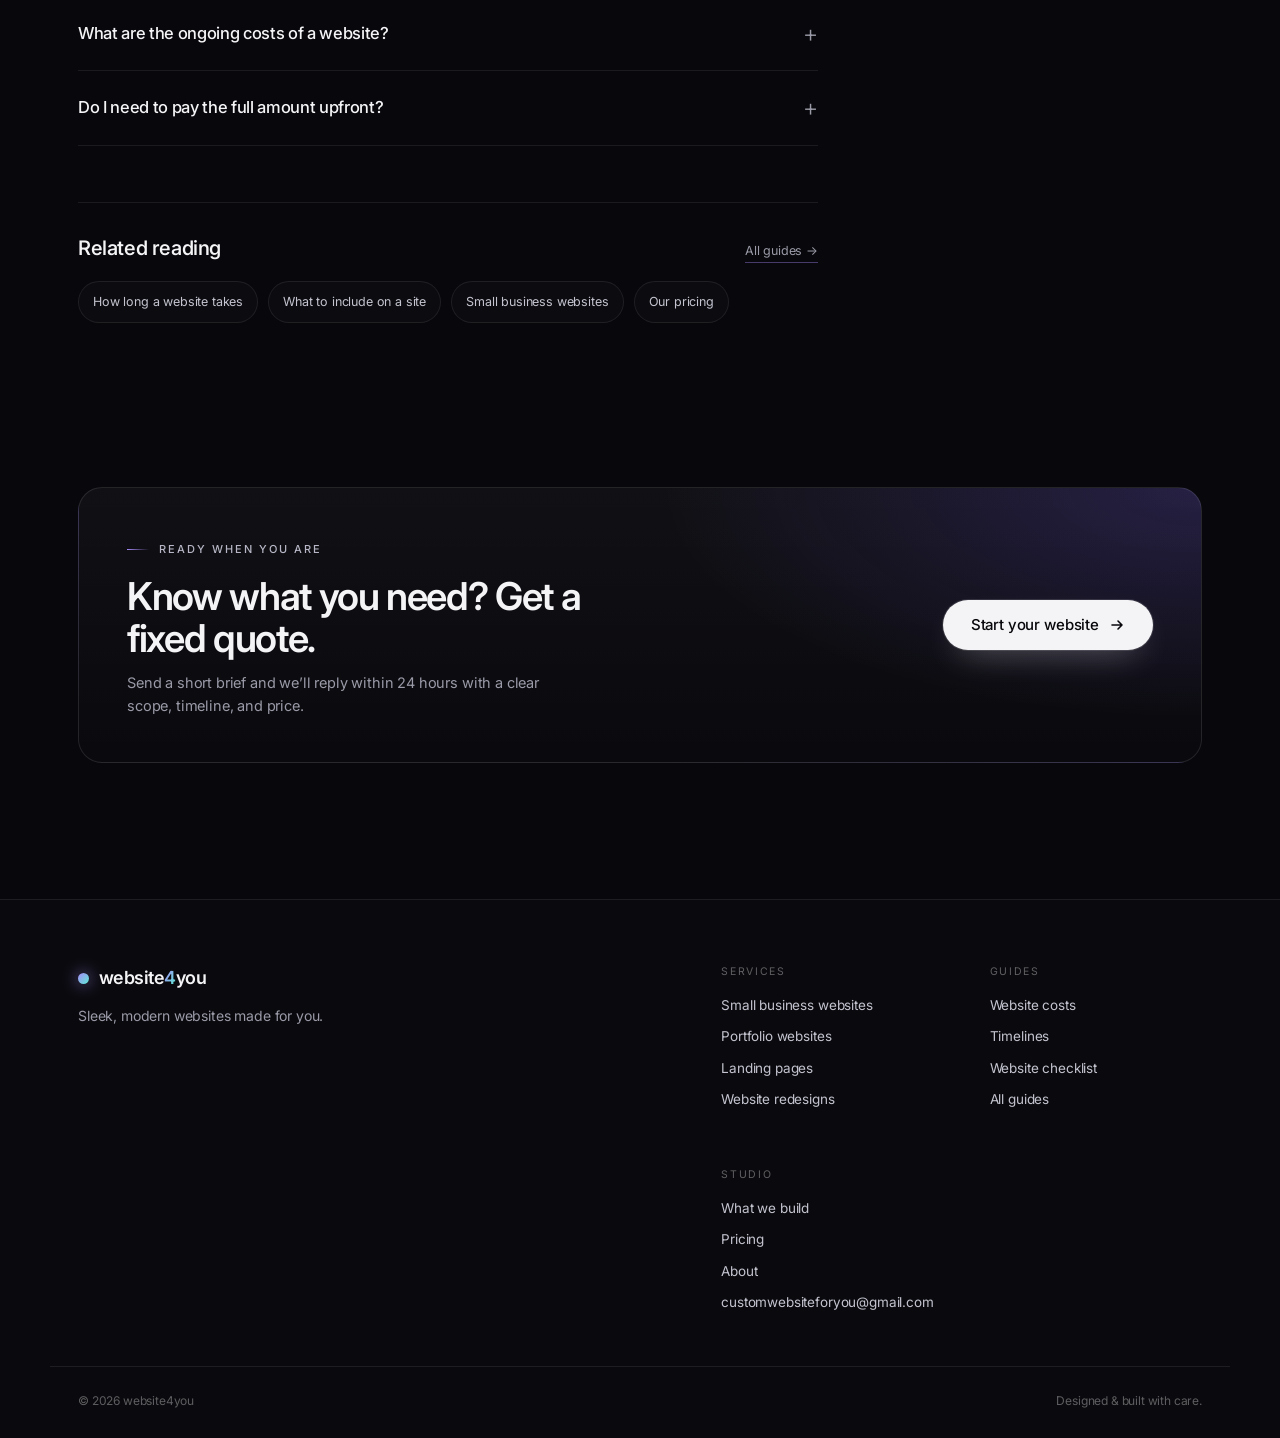
<file: website-cost-guide.html>
<!DOCTYPE html>
<html lang="en">
<head>
  <meta charset="utf-8">
  <meta name="viewport" content="width=device-width, initial-scale=1">
  <!-- SEO: replace https://website4you.example with your live domain before deploying -->
  <title>How Much Does a Website Cost in 2026? | website4you</title>
  <meta name="description" content="What does a website actually cost in 2026? A clear breakdown of custom design, templates, hidden costs, and what drives the price of a good site.">
  <meta name="theme-color" content="#08080c">
  <meta name="author" content="website4you">
  <meta name="robots" content="index, follow, max-image-preview:large, max-snippet:-1, max-video-preview:-1">
  <link rel="canonical" href="https://website4you.example/website-cost-guide.html">

  <meta property="og:type" content="article">
  <meta property="og:site_name" content="website4you">
  <meta property="og:locale" content="en_US">
  <meta property="og:url" content="https://website4you.example/website-cost-guide.html">
  <meta property="og:title" content="How Much Does a Website Cost in 2026? | website4you">
  <meta property="og:description" content="A clear breakdown of custom design, templates, hidden costs, and what drives the price of a good website.">
  <meta property="og:image" content="https://website4you.example/assets/og-image.png">
  <meta property="og:image:width" content="1200">
  <meta property="og:image:height" content="630">
  <meta property="og:image:alt" content="website4you — how much does a website cost">
  <meta property="article:published_time" content="2026-11-07">
  <meta property="article:modified_time" content="2026-11-07">
  <meta name="twitter:card" content="summary_large_image">
  <meta name="twitter:title" content="How Much Does a Website Cost in 2026? | website4you">
  <meta name="twitter:description" content="A clear breakdown of website costs, hidden fees, and what drives the price.">
  <meta name="twitter:image" content="https://website4you.example/assets/og-image.png">

  <link rel="icon" href="favicon.svg" type="image/svg+xml">
  <link rel="icon" href="favicon-32.png" sizes="32x32" type="image/png">
  <link rel="apple-touch-icon" href="apple-touch-icon.png">
  <link rel="preconnect" href="https://fonts.googleapis.com">
  <link rel="preconnect" href="https://fonts.gstatic.com" crossorigin>
  <link href="https://fonts.googleapis.com/css2?family=Instrument+Serif:ital@0;1&family=Inter:wght@300..700&display=swap" rel="stylesheet">
  <link rel="stylesheet" href="styles.css">
  <script>document.documentElement.classList.add('js')</script>

  <script type="application/ld+json">
  {
    "@context": "https://schema.org",
    "@graph": [
      {
        "@type": "Article",
        "@id": "https://website4you.example/website-cost-guide.html#article",
        "headline": "How much does a website cost in 2026?",
        "description": "A clear breakdown of what drives website pricing, common price ranges, hidden costs, and how to budget for a custom website.",
        "datePublished": "2026-11-07",
        "dateModified": "2026-11-07",
        "inLanguage": "en",
        "author": { "@id": "https://website4you.example/#business" },
        "publisher": { "@id": "https://website4you.example/#business" },
        "mainEntityOfPage": "https://website4you.example/website-cost-guide.html",
        "image": "https://website4you.example/assets/og-image.png",
        "articleSection": "Pricing"
      },
      {
        "@type": "BreadcrumbList",
        "@id": "https://website4you.example/website-cost-guide.html#breadcrumb",
        "itemListElement": [
          { "@type": "ListItem", "position": 1, "name": "Home", "item": "https://website4you.example/" },
          { "@type": "ListItem", "position": 2, "name": "Guides", "item": "https://website4you.example/guides.html" },
          { "@type": "ListItem", "position": 3, "name": "How much does a website cost?", "item": "https://website4you.example/website-cost-guide.html" }
        ]
      },
      {
        "@type": "FAQPage",
        "@id": "https://website4you.example/website-cost-guide.html#faq",
        "mainEntity": [
          {
            "@type": "Question",
            "name": "Is it cheaper to build a website myself?",
            "acceptedAnswer": { "@type": "Answer", "text": "A website builder can be cheaper in cash but costs more in time. You still pay for hosting, a domain, and often premium features, and you are responsible for design, copy, SEO, and maintenance. A custom site is usually worth it when your time is limited or the website needs to win customers." }
          },
          {
            "@type": "Question",
            "name": "Why do website quotes vary so much?",
            "acceptedAnswer": { "@type": "Answer", "text": "Quotes vary because scope, process, and experience vary. A quote should state the number of pages, what content is included, how many revisions, what integrations are covered, and who handles launch. Comparing those details matters more than comparing headline prices." }
          },
          {
            "@type": "Question",
            "name": "What are the ongoing costs of a website?",
            "acceptedAnswer": { "@type": "Answer", "text": "Expect a domain (roughly $10–20 per year), hosting (often $0–15 per month for a static site), and optional costs such as business email, stock imagery, or ongoing updates. A custom static site has no mandatory plugin subscriptions." }
          },
          {
            "@type": "Question",
            "name": "Do I need to pay the full amount upfront?",
            "acceptedAnswer": { "@type": "Answer", "text": "With website4you, 50% is paid to start and 50% at handover. The full scope and price are confirmed in writing first. Avoid any provider who asks for the full amount with no written agreement." }
          }
        ]
      }
    ]
  }
  </script>
</head>
<body>
  <a class="skip" href="#main">Skip to content</a>
  <div class="glow" aria-hidden="true"></div>

  <header class="site-header" id="header">
    <div class="container nav">
      <a href="index.html" class="logo" aria-label="website4you home">
        <span class="logo-mark" aria-hidden="true"></span>
        <span>website<span class="logo-4">4</span>you</span>
      </a>
      <nav class="nav-links" aria-label="Primary">
        <a href="index.html#work">Services</a>
        <a href="index.html#process">Process</a>
        <a href="guides.html">Guides</a>
        <a href="index.html#pricing">Pricing</a>
        <a href="about.html">About</a>
      </nav>
      <div class="nav-actions">
        <a class="btn btn-primary btn-sm" data-mail href="mailto:customwebsiteforyou@gmail.com">Start a project</a>
        <button class="menu-btn" type="button" aria-label="Open menu" aria-expanded="false" aria-controls="mobile-menu"><span></span><span></span></button>
      </div>
    </div>
    <div class="mobile-menu" id="mobile-menu">
      <a href="index.html#work">Services</a>
      <a href="index.html#process">Process</a>
      <a href="guides.html">Guides</a>
      <a href="index.html#pricing">Pricing</a>
      <a href="about.html">About</a>
      <a class="btn btn-primary" data-mail href="mailto:customwebsiteforyou@gmail.com">Start a project</a>
    </div>
  </header>

  <main id="main">
    <section class="page-hero">
      <div class="container">
        <nav class="breadcrumbs" aria-label="Breadcrumb">
          <ol>
            <li><a href="index.html">Home</a></li>
            <li><a href="guides.html">Guides</a></li>
            <li aria-current="page">Website costs</li>
          </ol>
        </nav>
        <span class="eyebrow">Pricing guide</span>
        <h1>How much does a website cost in 2026?</h1>
        <p class="page-lede">
          Website pricing is opaque by design. This guide breaks down what you are actually
          paying for, what different options cost, and how to spot a quote that will cause
          problems later.
        </p>
        <div class="article-meta">
          <span>Published November 7, 2026</span>
          <span class="meta-dot" aria-hidden="true"></span>
          <span>8 min read</span>
          <span class="meta-dot" aria-hidden="true"></span>
          <span>By website4you</span>
        </div>
      </div>
    </section>

    <section class="section" style="padding-top:40px">
      <div class="container prose-wrap">
        <article class="prose">
          <div class="toc" aria-label="On this page">
            <span class="toc-label">On this page</span>
            <ol>
              <li><a href="#short-answer">The short answer</a></li>
              <li><a href="#drivers">What actually drives the price</a></li>
              <li><a href="#ranges">Typical price ranges</a></li>
              <li><a href="#hidden">The ongoing costs nobody mentions</a></li>
              <li><a href="#compare">Templates vs custom vs agency</a></li>
              <li><a href="#budget">How to budget sensibly</a></li>
              <li><a href="#red-flags">Red flags in a quote</a></li>
              <li><a href="#faq">Questions, answered</a></li>
            </ol>
          </div>

          <h2 id="short-answer">The short answer</h2>
          <p>
            A website can cost anywhere from <strong>$0 to over $50,000</strong>, which is a
            useless range on its own. For a small, custom website with real design work, a
            sensible planning range in 2026 is <strong>$500 to $5,000</strong>. A focused
            one-page site often lands between $300 and $1,500. A multi-page small business site
            typically lands between $1,000 and $5,000. Full agency builds routinely start at
            $8,000 and climb quickly.
          </p>
          <p>
            Our own prices sit at the lean end: <strong>$100 for a one-page site</strong> and
            <strong>$200 for a multi-page business site</strong>. We can do that because we
            build focused static websites, keep the process simple, and do not carry agency
            overhead.
          </p>
          <div class="callout">
            <span class="callout-label">The real question</span>
            <p>Do not ask only &ldquo;what does a website cost?&rdquo; Ask &ldquo;what will this website need to do, and what is a fair price for that outcome?&rdquo;</p>
          </div>

          <h2 id="drivers">What actually drives the price</h2>
          <p>Most quotes come down to seven variables:</p>
          <ul>
            <li><strong>Number of pages.</strong> A five-page site is not five times a one-page site, but each extra page adds design, content, and testing work.</li>
            <li><strong>Custom design vs template.</strong> A tailored layout costs more upfront and usually looks and performs better than a theme with your logo on it.</li>
            <li><strong>Content and copywriting.</strong> If you supply finished text and images, the price drops. If the studio has to research, write, and source, it rises.</li>
            <li><strong>Functionality.</strong> Contact forms are basic. Booking systems, stores, member areas, and custom integrations are not.</li>
            <li><strong>SEO and technical setup.</strong> Clean markup, metadata, structured data, redirects, analytics, and a sitemap take real time.</li>
            <li><strong>Timeline.</strong> Rush work costs more because it displaces other projects.</li>
            <li><strong>Revisions and process.</strong> More rounds, more meetings, and more stakeholders all add cost.</li>
          </ul>
          <p>
            A good quote makes these variables explicit. A bad quote gives you one number and
            leaves the boundaries vague.
          </p>

          <h2 id="ranges">Typical price ranges</h2>
          <p>
            The table below is a planning guide, not a rule. Prices vary by country, scope, and
            the experience of the person doing the work.
          </p>
          <div class="table-wrap">
            <table>
              <thead>
                <tr>
                  <th>Option</th>
                  <th>Typical cost</th>
                  <th>Best for</th>
                  <th>Watch out for</th>
                </tr>
              </thead>
              <tbody>
                <tr>
                  <td>DIY website builder</td>
                  <td>$0&ndash;$300/year + your time</td>
                  <td>A very simple page on a tight budget</td>
                  <td>Subscription lock-in and hours of fiddling</td>
                </tr>
                <tr>
                  <td>Template from a freelancer</td>
                  <td>$500&ndash;$2,500</td>
                  <td>A quick, low-risk launch</td>
                  <td>Generic look and limited flexibility</td>
                </tr>
                <tr>
                  <td>Custom one-page site</td>
                  <td>$300&ndash;$1,500</td>
                  <td>A focused offer or personal brand</td>
                  <td>Too little room to grow if scope is unclear</td>
                </tr>
                <tr>
                  <td>Custom business site</td>
                  <td>$1,000&ndash;$5,000</td>
                  <td>An established small business</td>
                  <td>Unclear page counts and content responsibilities</td>
                </tr>
                <tr>
                  <td>Agency build</td>
                  <td>$8,000&ndash;$30,000+</td>
                  <td>Complex sites and larger teams</td>
                  <td>Layers of process and change requests</td>
                </tr>
                <tr>
                  <td>website4you</td>
                  <td>$100&ndash;$200</td>
                  <td>Businesses and individuals who want a focused custom site</td>
                  <td>Not the right fit for large stores or complex apps</td>
                </tr>
              </tbody>
            </table>
          </div>

          <h2 id="hidden">The ongoing costs nobody mentions</h2>
          <p>The build price is not the whole cost of owning a website. Plan for these:</p>
          <ul>
            <li><strong>Domain:</strong> roughly $10&ndash;$20 per year for a normal .com or local domain.</li>
            <li><strong>Hosting:</strong> often $0&ndash;$15 per month for a static site; more for WordPress or stores.</li>
            <li><strong>Business email:</strong> optional, but a custom address looks more credible than a free inbox.</li>
            <li><strong>Imagery:</strong> professional photos or licensed stock can add a few hundred dollars.</li>
            <li><strong>Updates:</strong> content changes, new services, and security maintenance are either your time or someone else&rsquo;s.</li>
            <li><strong>Paid tools:</strong> booking systems, email platforms, and analytics usually have their own subscriptions.</li>
          </ul>
          <p>
            Ask every provider who owns the domain and hosting account. If the answer is
            &ldquo;we do,&rdquo; ask what happens if you leave. You want control.
          </p>

          <h2 id="compare">Templates vs custom vs agency</h2>
          <h3>Templates</h3>
          <p>
            Templates are fast and inexpensive. They are a reasonable choice when the site is
            simple, the budget is genuinely tight, and you are comfortable doing the setup
            yourself. The trade-off is sameness: your site will share its structure and visual
            language with thousands of others.
          </p>
          <h3>Custom from a small studio</h3>
          <p>
            A custom site is designed around your content and customers. You get a better fit,
            cleaner code, and usually better performance. The trade-off is a higher upfront
            cost than a template &mdash; though often less than people expect when the scope is
            focused.
          </p>
          <h3>Agencies</h3>
          <p>
            Agencies make sense for large sites, multiple stakeholders, brand systems, or
            projects that need strategy, design, development, and content teams. You pay for
            coordination as well as craft. If you are a five-person business with a five-page
            site, you may be paying for layers you do not need.
          </p>

          <h2 id="budget">How to budget sensibly</h2>
          <ol>
            <li><strong>Define the job of the site.</strong> Is it credibility, enquiries, bookings, sales, or a portfolio? One primary goal keeps scope honest.</li>
            <li><strong>List the pages you truly need.</strong> Start with the minimum that serves customers. Add pages later if they earn their place.</li>
            <li><strong>Prepare content early.</strong> This is the biggest controllable cost. Notes, photos, and examples reduce billable time.</li>
            <li><strong>Separate build and ongoing costs.</strong> Budget for the domain, hosting, and updates from day one.</li>
            <li><strong>Get scope in writing.</strong> Page count, revisions, integrations, launch support, and ownership should all be listed.</li>
          </ol>

          <h2 id="red-flags">Red flags in a quote</h2>
          <ul>
            <li>A suspiciously low price with no scope, timeline, or contract</li>
            <li>A guarantee of &ldquo;number one on Google&rdquo; &mdash; nobody can honestly promise that</li>
            <li>Domain or hosting registered in the provider&rsquo;s name only</li>
            <li>Unlimited revisions with no definition of a revision</li>
            <li>No explanation of who writes the content or supplies images</li>
            <li>A large non-refundable deposit before you have seen anything in writing</li>
          </ul>

          <h2 id="faq">Questions, answered</h2>
          <div class="faq-list">
            <details class="faq-item" name="faq">
              <summary>Is it cheaper to build a website myself?</summary>
              <p>A website builder can be cheaper in cash but costs more in time. You still pay for hosting, a domain, and often premium features, and you are responsible for design, copy, SEO, and maintenance. A custom site is usually worth it when your time is limited or the website needs to win customers.</p>
            </details>
            <details class="faq-item" name="faq">
              <summary>Why do website quotes vary so much?</summary>
              <p>Quotes vary because scope, process, and experience vary. A quote should state the number of pages, what content is included, how many revisions, what integrations are covered, and who handles launch. Comparing those details matters more than comparing headline prices.</p>
            </details>
            <details class="faq-item" name="faq">
              <summary>What are the ongoing costs of a website?</summary>
              <p>Expect a domain (roughly $10&ndash;20 per year), hosting (often $0&ndash;15 per month for a static site), and optional costs such as business email, stock imagery, or ongoing updates. A custom static site has no mandatory plugin subscriptions.</p>
            </details>
            <details class="faq-item" name="faq">
              <summary>Do I need to pay the full amount upfront?</summary>
              <p>With website4you, 50% is paid to start and 50% at handover. The full scope and price are confirmed in writing first. Avoid any provider who asks for the full amount with no written agreement.</p>
            </details>
          </div>

          <div class="related">
            <div class="related-head">
              <h2>Related reading</h2>
              <a href="guides.html">All guides &rarr;</a>
            </div>
            <div class="related-links">
              <a href="website-timeline-guide.html">How long a website takes</a>
              <a href="website-checklist-guide.html">What to include on a site</a>
              <a href="small-business-websites.html">Small business websites</a>
              <a href="index.html#pricing">Our pricing</a>
            </div>
          </div>
        </article>

        <aside class="prose-aside">
          <div class="aside-card">
            <span class="eyebrow">Fixed pricing</span>
            <h3>From $100, quoted up front</h3>
            <p>No hourly surprises. Tell us what you need and we&rsquo;ll send a written scope and fixed price.</p>
            <a class="btn btn-primary" data-mail href="mailto:customwebsiteforyou@gmail.com">Get a quote</a>
          </div>
          <nav class="aside-links" aria-label="Related pages">
            <a href="index.html#pricing">Pricing <span>&rarr;</span></a>
            <a href="website-timeline-guide.html">Build timelines <span>&rarr;</span></a>
            <a href="website-checklist-guide.html">Website checklist <span>&rarr;</span></a>
            <a href="small-business-websites.html">Business websites <span>&rarr;</span></a>
          </nav>
        </aside>
      </div>
    </section>

    <section class="section cta-section">
      <div class="container">
        <div class="cta-band reveal">
          <div>
            <span class="eyebrow">Ready when you are</span>
            <h2>Know what you need? Get a fixed quote.</h2>
            <p>Send a short brief and we&rsquo;ll reply within 24 hours with a clear scope, timeline, and price.</p>
          </div>
          <a class="btn btn-primary btn-lg" data-mail href="mailto:customwebsiteforyou@gmail.com">Start your website
            <svg class="arrow" width="16" height="16" viewBox="0 0 16 16" fill="none" aria-hidden="true"><path d="M3 8h10M9 4l4 4-4 4" stroke="currentColor" stroke-width="1.6" stroke-linecap="round" stroke-linejoin="round"/></svg>
          </a>
        </div>
      </div>
    </section>
  </main>

  <footer class="site-footer">
    <div class="container footer-inner">
      <div class="footer-brand">
        <a href="index.html" class="logo" aria-label="website4you home">
          <span class="logo-mark" aria-hidden="true"></span>
          <span>website<span class="logo-4">4</span>you</span>
        </a>
        <p>Sleek, modern websites made for you.</p>
      </div>
      <div class="footer-links footer-links-3">
        <div>
          <span class="footer-label">Services</span>
          <a href="small-business-websites.html">Small business websites</a>
          <a href="portfolio-websites.html">Portfolio websites</a>
          <a href="landing-pages.html">Landing pages</a>
          <a href="website-redesign.html">Website redesigns</a>
        </div>
        <div>
          <span class="footer-label">Guides</span>
          <a href="website-cost-guide.html">Website costs</a>
          <a href="website-timeline-guide.html">Timelines</a>
          <a href="website-checklist-guide.html">Website checklist</a>
          <a href="guides.html">All guides</a>
        </div>
        <div>
          <span class="footer-label">Studio</span>
          <a href="index.html#work">What we build</a>
          <a href="index.html#pricing">Pricing</a>
          <a href="about.html">About</a>
          <a href="mailto:customwebsiteforyou@gmail.com">customwebsiteforyou@gmail.com</a>
        </div>
      </div>
    </div>
    <div class="container footer-bottom">
      <span>&copy; 2026 website4you</span>
      <span>Designed &amp; built with care.</span>
    </div>
  </footer>

  <script src="script.js" defer></script>
</body>
</html>
</file>
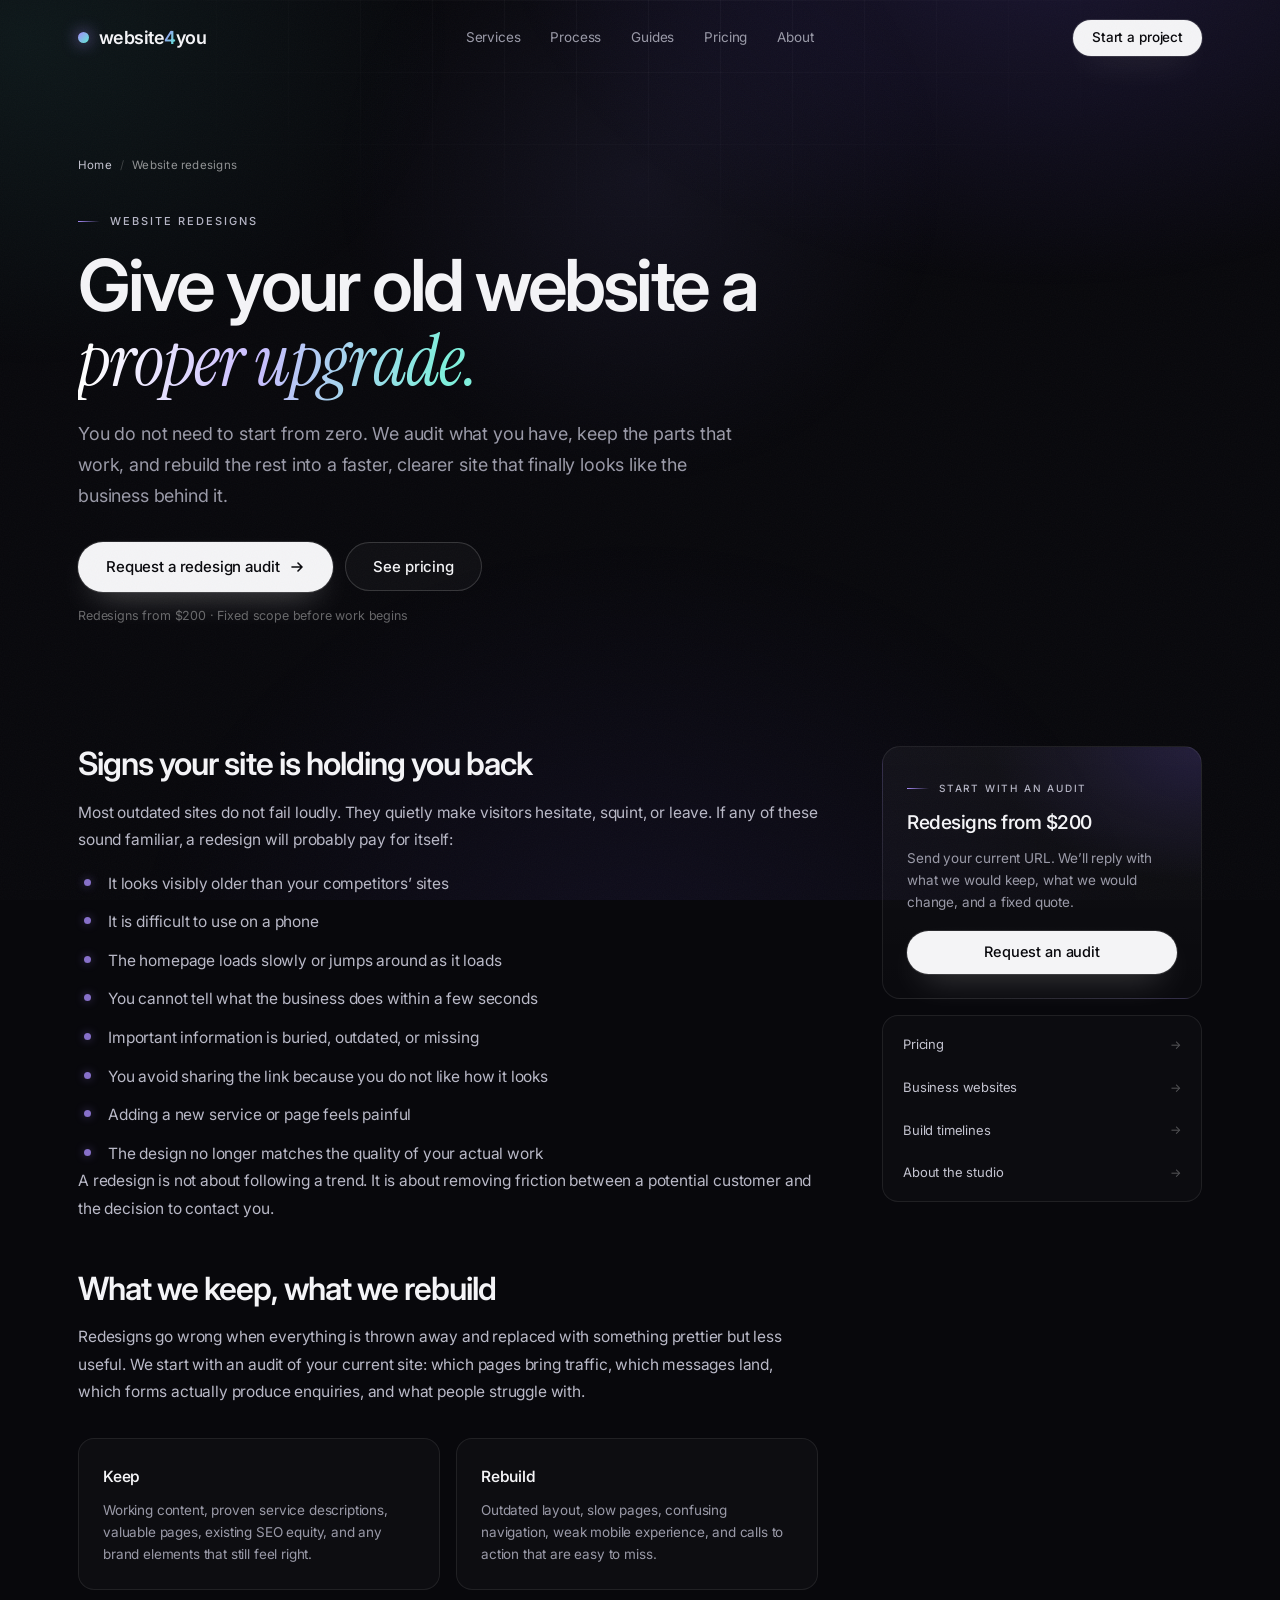
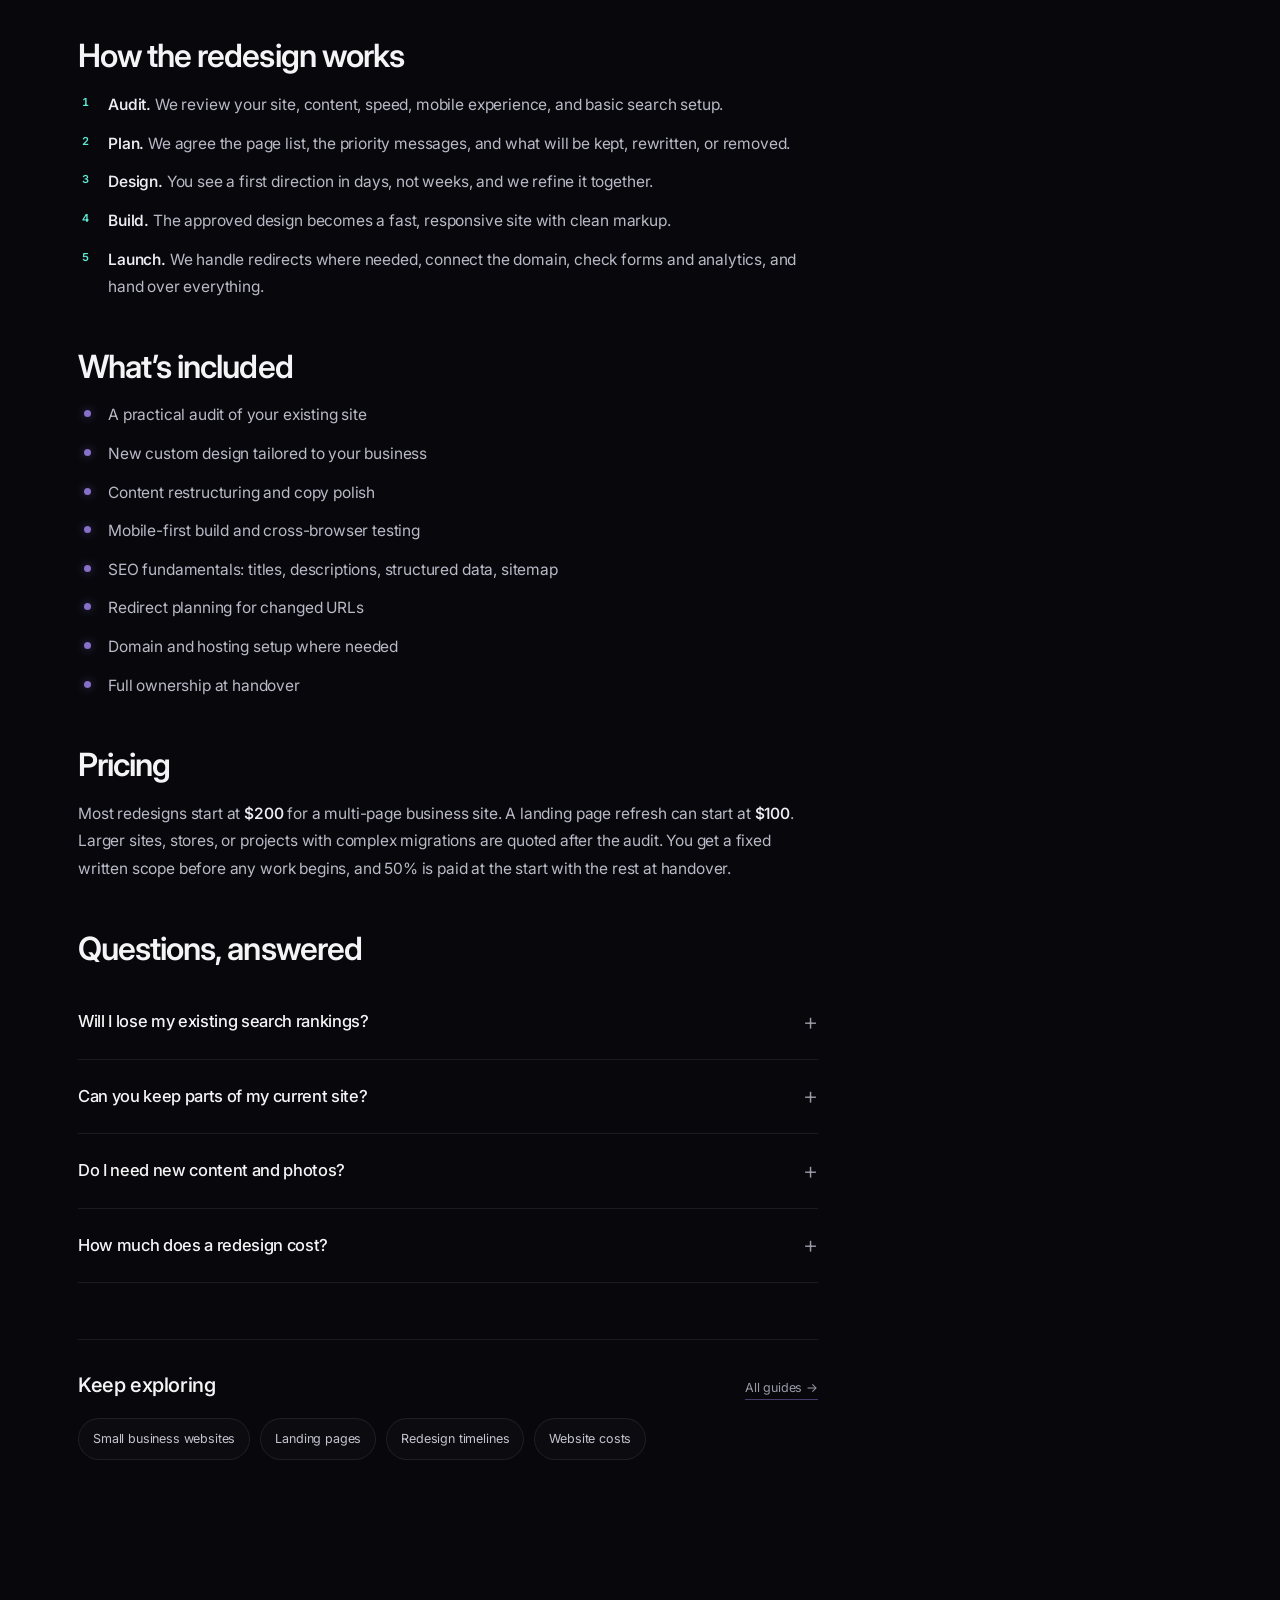
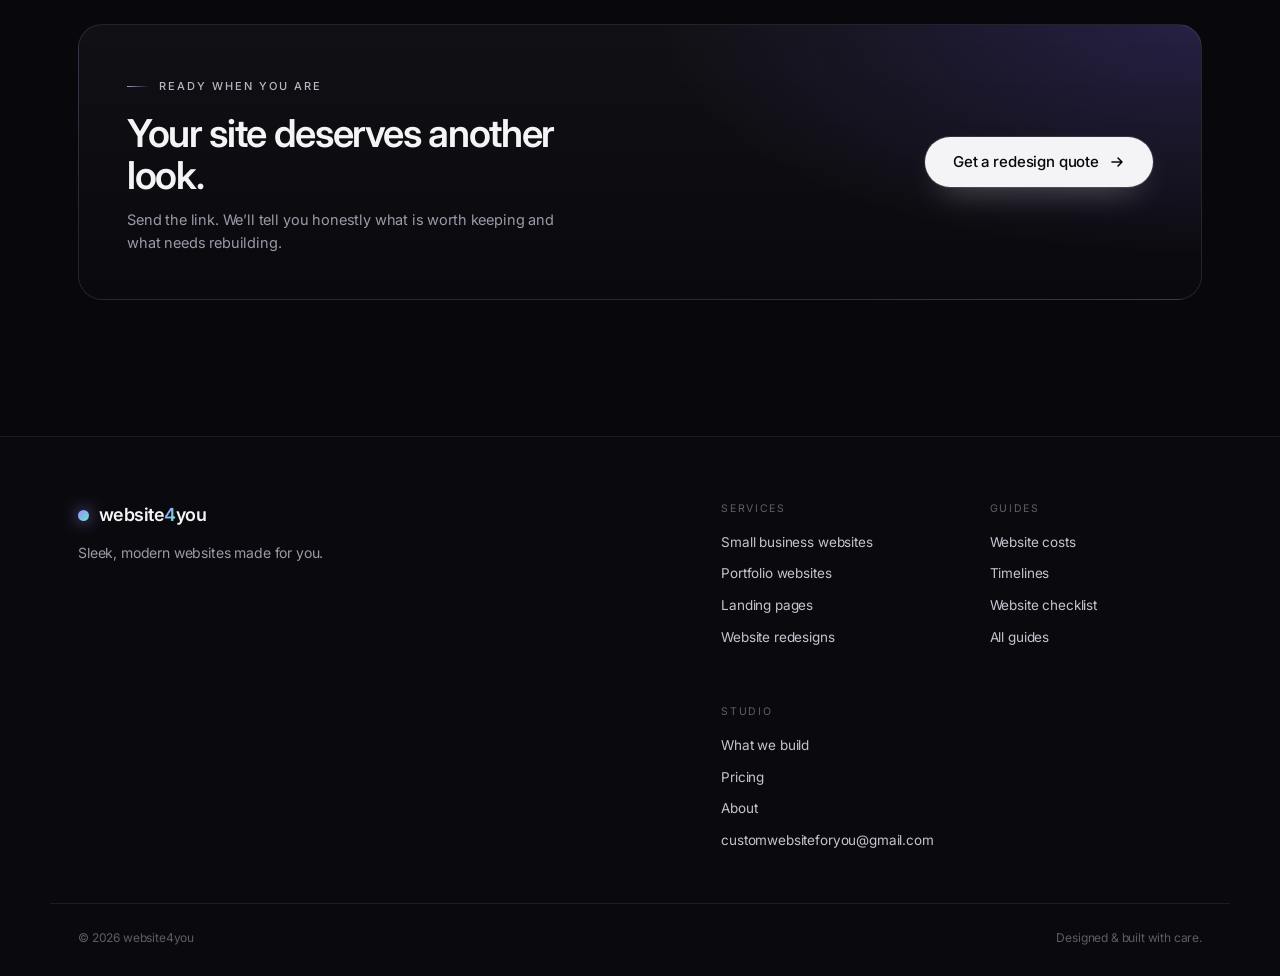
<file: website-redesign.html>
<!DOCTYPE html>
<html lang="en">
<head>
  <meta charset="utf-8">
  <meta name="viewport" content="width=device-width, initial-scale=1">
  <!-- SEO: replace https://website4you.example with your live domain before deploying -->
  <title>Website Redesign Services | Refresh Your Site | website4you</title>
  <meta name="description" content="Website redesign services for businesses and individuals. Keep what works, fix what doesn't, and get a faster, sharper site. Custom quotes from $200.">
  <meta name="theme-color" content="#08080c">
  <meta name="author" content="website4you">
  <meta name="robots" content="index, follow, max-image-preview:large, max-snippet:-1, max-video-preview:-1">
  <link rel="canonical" href="https://website4you.example/website-redesign.html">

  <meta property="og:type" content="website">
  <meta property="og:site_name" content="website4you">
  <meta property="og:locale" content="en_US">
  <meta property="og:url" content="https://website4you.example/website-redesign.html">
  <meta property="og:title" content="Website Redesign Services | website4you">
  <meta property="og:description" content="Keep what works, fix what doesn't, and get a faster, sharper website. Custom redesign quotes from $200.">
  <meta property="og:image" content="https://website4you.example/assets/og-image.png">
  <meta property="og:image:width" content="1200">
  <meta property="og:image:height" content="630">
  <meta property="og:image:alt" content="website4you — website redesign services">
  <meta name="twitter:card" content="summary_large_image">
  <meta name="twitter:title" content="Website Redesign Services | website4you">
  <meta name="twitter:description" content="A faster, sharper version of the site you already have. Redesigns from $200.">
  <meta name="twitter:image" content="https://website4you.example/assets/og-image.png">

  <link rel="icon" href="favicon.svg" type="image/svg+xml">
  <link rel="icon" href="favicon-32.png" sizes="32x32" type="image/png">
  <link rel="apple-touch-icon" href="apple-touch-icon.png">
  <link rel="preconnect" href="https://fonts.googleapis.com">
  <link rel="preconnect" href="https://fonts.gstatic.com" crossorigin>
  <link href="https://fonts.googleapis.com/css2?family=Instrument+Serif:ital@0;1&family=Inter:wght@300..700&display=swap" rel="stylesheet">
  <link rel="stylesheet" href="styles.css">
  <script>document.documentElement.classList.add('js')</script>

  <script type="application/ld+json">
  {
    "@context": "https://schema.org",
    "@graph": [
      {
        "@type": "Service",
        "@id": "https://website4you.example/website-redesign.html#service",
        "name": "Website redesign",
        "serviceType": "Website redesign",
        "url": "https://website4you.example/website-redesign.html",
        "description": "Website redesign services that improve design, clarity, speed, and mobile experience while keeping what already works.",
        "provider": { "@id": "https://website4you.example/#business" },
        "areaServed": { "@type": "Place", "name": "Worldwide" },
        "offers": {
          "@type": "Offer",
          "name": "Website redesign",
          "priceCurrency": "USD",
          "price": "200",
          "url": "https://website4you.example/#pricing"
        }
      },
      {
        "@type": "BreadcrumbList",
        "@id": "https://website4you.example/website-redesign.html#breadcrumb",
        "itemListElement": [
          { "@type": "ListItem", "position": 1, "name": "Home", "item": "https://website4you.example/" },
          { "@type": "ListItem", "position": 2, "name": "Website redesigns", "item": "https://website4you.example/website-redesign.html" }
        ]
      },
      {
        "@type": "FAQPage",
        "@id": "https://website4you.example/website-redesign.html#faq",
        "mainEntity": [
          {
            "@type": "Question",
            "name": "Will I lose my existing search rankings?",
            "acceptedAnswer": { "@type": "Answer", "text": "A carefully managed redesign should protect the pages and signals that already work. We keep important URLs or add redirects, preserve titles and content where they earn traffic, and keep the technical foundations clean. Rankings can still shift, so we plan the migration rather than guessing." }
          },
          {
            "@type": "Question",
            "name": "Can you keep parts of my current site?",
            "acceptedAnswer": { "@type": "Answer", "text": "Yes. We start with an audit and keep the content, structure, and brand elements that are doing their job. The goal is a better site, not a different site for the sake of it." }
          },
          {
            "@type": "Question",
            "name": "Do I need new content and photos?",
            "acceptedAnswer": { "@type": "Answer", "text": "Not necessarily. We can work with what you have, tighten the copy, and improve the layout. If your photos are dated or low quality, we will suggest practical replacements or sourcing options." }
          },
          {
            "@type": "Question",
            "name": "How much does a redesign cost?",
            "acceptedAnswer": { "@type": "Answer", "text": "Most redesigns start at $200 for a multi-page business site. Larger or more complex sites are quoted after a short audit. You get a fixed written scope before any work begins." }
          }
        ]
      }
    ]
  }
  </script>
</head>
<body>
  <a class="skip" href="#main">Skip to content</a>
  <div class="glow" aria-hidden="true"></div>

  <header class="site-header" id="header">
    <div class="container nav">
      <a href="index.html" class="logo" aria-label="website4you home">
        <span class="logo-mark" aria-hidden="true"></span>
        <span>website<span class="logo-4">4</span>you</span>
      </a>
      <nav class="nav-links" aria-label="Primary">
        <a href="index.html#work">Services</a>
        <a href="index.html#process">Process</a>
        <a href="guides.html">Guides</a>
        <a href="index.html#pricing">Pricing</a>
        <a href="about.html">About</a>
      </nav>
      <div class="nav-actions">
        <a class="btn btn-primary btn-sm" data-mail href="mailto:customwebsiteforyou@gmail.com">Start a project</a>
        <button class="menu-btn" type="button" aria-label="Open menu" aria-expanded="false" aria-controls="mobile-menu"><span></span><span></span></button>
      </div>
    </div>
    <div class="mobile-menu" id="mobile-menu">
      <a href="index.html#work">Services</a>
      <a href="index.html#process">Process</a>
      <a href="guides.html">Guides</a>
      <a href="index.html#pricing">Pricing</a>
      <a href="about.html">About</a>
      <a class="btn btn-primary" data-mail href="mailto:customwebsiteforyou@gmail.com">Start a project</a>
    </div>
  </header>

  <main id="main">
    <section class="page-hero">
      <div class="container">
        <nav class="breadcrumbs" aria-label="Breadcrumb">
          <ol>
            <li><a href="index.html">Home</a></li>
            <li aria-current="page">Website redesigns</li>
          </ol>
        </nav>
        <span class="eyebrow">Website redesigns</span>
        <h1>Give your old website a <em>proper upgrade.</em></h1>
        <p class="page-lede">
          You do not need to start from zero. We audit what you have, keep the parts that work,
          and rebuild the rest into a faster, clearer site that finally looks like the business
          behind it.
        </p>
        <div class="hero-cta page-cta">
          <a class="btn btn-primary btn-lg" data-mail href="mailto:customwebsiteforyou@gmail.com">Request a redesign audit
            <svg class="arrow" width="16" height="16" viewBox="0 0 16 16" fill="none" aria-hidden="true"><path d="M3 8h10M9 4l4 4-4 4" stroke="currentColor" stroke-width="1.6" stroke-linecap="round" stroke-linejoin="round"/></svg>
          </a>
          <a class="btn btn-ghost btn-lg" href="index.html#pricing">See pricing</a>
        </div>
        <p class="page-note">Redesigns from $200 &middot; Fixed scope before work begins</p>
      </div>
    </section>

    <section class="section" style="padding-top:56px">
      <div class="container prose-wrap">
        <article class="prose">
          <h2 id="signs">Signs your site is holding you back</h2>
          <p>
            Most outdated sites do not fail loudly. They quietly make visitors hesitate, squint,
            or leave. If any of these sound familiar, a redesign will probably pay for itself:
          </p>
          <ul>
            <li>It looks visibly older than your competitors&rsquo; sites</li>
            <li>It is difficult to use on a phone</li>
            <li>The homepage loads slowly or jumps around as it loads</li>
            <li>You cannot tell what the business does within a few seconds</li>
            <li>Important information is buried, outdated, or missing</li>
            <li>You avoid sharing the link because you do not like how it looks</li>
            <li>Adding a new service or page feels painful</li>
            <li>The design no longer matches the quality of your actual work</li>
          </ul>
          <p>
            A redesign is not about following a trend. It is about removing friction between a
            potential customer and the decision to contact you.
          </p>

          <h2 id="keep">What we keep, what we rebuild</h2>
          <p>
            Redesigns go wrong when everything is thrown away and replaced with something
            prettier but less useful. We start with an audit of your current site: which pages
            bring traffic, which messages land, which forms actually produce enquiries, and
            what people struggle with.
          </p>
          <div class="feature-grid">
            <div class="feature-block">
              <h3>Keep</h3>
              <p>Working content, proven service descriptions, valuable pages, existing SEO equity, and any brand elements that still feel right.</p>
            </div>
            <div class="feature-block">
              <h3>Rebuild</h3>
              <p>Outdated layout, slow pages, confusing navigation, weak mobile experience, and calls to action that are easy to miss.</p>
            </div>
          </div>

          <h2 id="process">How the redesign works</h2>
          <ol>
            <li><strong>Audit.</strong> We review your site, content, speed, mobile experience, and basic search setup.</li>
            <li><strong>Plan.</strong> We agree the page list, the priority messages, and what will be kept, rewritten, or removed.</li>
            <li><strong>Design.</strong> You see a first direction in days, not weeks, and we refine it together.</li>
            <li><strong>Build.</strong> The approved design becomes a fast, responsive site with clean markup.</li>
            <li><strong>Launch.</strong> We handle redirects where needed, connect the domain, check forms and analytics, and hand over everything.</li>
          </ol>

          <h2 id="included">What&rsquo;s included</h2>
          <ul>
            <li>A practical audit of your existing site</li>
            <li>New custom design tailored to your business</li>
            <li>Content restructuring and copy polish</li>
            <li>Mobile-first build and cross-browser testing</li>
            <li>SEO fundamentals: titles, descriptions, structured data, sitemap</li>
            <li>Redirect planning for changed URLs</li>
            <li>Domain and hosting setup where needed</li>
            <li>Full ownership at handover</li>
          </ul>

          <h2 id="pricing">Pricing</h2>
          <p>
            Most redesigns start at <strong>$200</strong> for a multi-page business site. A
            landing page refresh can start at <strong>$100</strong>. Larger sites, stores, or
            projects with complex migrations are quoted after the audit. You get a fixed
            written scope before any work begins, and 50% is paid at the start with the rest at
            handover.
          </p>

          <h2 id="faq">Questions, answered</h2>
          <div class="faq-list">
            <details class="faq-item" name="faq">
              <summary>Will I lose my existing search rankings?</summary>
              <p>A carefully managed redesign should protect the pages and signals that already work. We keep important URLs or add redirects, preserve titles and content where they earn traffic, and keep the technical foundations clean. Rankings can still shift, so we plan the migration rather than guessing.</p>
            </details>
            <details class="faq-item" name="faq">
              <summary>Can you keep parts of my current site?</summary>
              <p>Yes. We start with an audit and keep the content, structure, and brand elements that are doing their job. The goal is a better site, not a different site for the sake of it.</p>
            </details>
            <details class="faq-item" name="faq">
              <summary>Do I need new content and photos?</summary>
              <p>Not necessarily. We can work with what you have, tighten the copy, and improve the layout. If your photos are dated or low quality, we will suggest practical replacements or sourcing options.</p>
            </details>
            <details class="faq-item" name="faq">
              <summary>How much does a redesign cost?</summary>
              <p>Most redesigns start at $200 for a multi-page business site. Larger or more complex sites are quoted after a short audit. You get a fixed written scope before any work begins.</p>
            </details>
          </div>

          <div class="related">
            <div class="related-head">
              <h2>Keep exploring</h2>
              <a href="guides.html">All guides &rarr;</a>
            </div>
            <div class="related-links">
              <a href="small-business-websites.html">Small business websites</a>
              <a href="landing-pages.html">Landing pages</a>
              <a href="website-timeline-guide.html">Redesign timelines</a>
              <a href="website-cost-guide.html">Website costs</a>
            </div>
          </div>
        </article>

        <aside class="prose-aside">
          <div class="aside-card">
            <span class="eyebrow">Start with an audit</span>
            <h3>Redesigns from $200</h3>
            <p>Send your current URL. We&rsquo;ll reply with what we would keep, what we would change, and a fixed quote.</p>
            <a class="btn btn-primary" data-mail href="mailto:customwebsiteforyou@gmail.com">Request an audit</a>
          </div>
          <nav class="aside-links" aria-label="Related pages">
            <a href="index.html#pricing">Pricing <span>&rarr;</span></a>
            <a href="small-business-websites.html">Business websites <span>&rarr;</span></a>
            <a href="website-timeline-guide.html">Build timelines <span>&rarr;</span></a>
            <a href="about.html">About the studio <span>&rarr;</span></a>
          </nav>
        </aside>
      </div>
    </section>

    <section class="section cta-section">
      <div class="container">
        <div class="cta-band reveal">
          <div>
            <span class="eyebrow">Ready when you are</span>
            <h2>Your site deserves another look.</h2>
            <p>Send the link. We&rsquo;ll tell you honestly what is worth keeping and what needs rebuilding.</p>
          </div>
          <a class="btn btn-primary btn-lg" data-mail href="mailto:customwebsiteforyou@gmail.com">Get a redesign quote
            <svg class="arrow" width="16" height="16" viewBox="0 0 16 16" fill="none" aria-hidden="true"><path d="M3 8h10M9 4l4 4-4 4" stroke="currentColor" stroke-width="1.6" stroke-linecap="round" stroke-linejoin="round"/></svg>
          </a>
        </div>
      </div>
    </section>
  </main>

  <footer class="site-footer">
    <div class="container footer-inner">
      <div class="footer-brand">
        <a href="index.html" class="logo" aria-label="website4you home">
          <span class="logo-mark" aria-hidden="true"></span>
          <span>website<span class="logo-4">4</span>you</span>
        </a>
        <p>Sleek, modern websites made for you.</p>
      </div>
      <div class="footer-links footer-links-3">
        <div>
          <span class="footer-label">Services</span>
          <a href="small-business-websites.html">Small business websites</a>
          <a href="portfolio-websites.html">Portfolio websites</a>
          <a href="landing-pages.html">Landing pages</a>
          <a href="website-redesign.html">Website redesigns</a>
        </div>
        <div>
          <span class="footer-label">Guides</span>
          <a href="website-cost-guide.html">Website costs</a>
          <a href="website-timeline-guide.html">Timelines</a>
          <a href="website-checklist-guide.html">Website checklist</a>
          <a href="guides.html">All guides</a>
        </div>
        <div>
          <span class="footer-label">Studio</span>
          <a href="index.html#work">What we build</a>
          <a href="index.html#pricing">Pricing</a>
          <a href="about.html">About</a>
          <a href="mailto:customwebsiteforyou@gmail.com">customwebsiteforyou@gmail.com</a>
        </div>
      </div>
    </div>
    <div class="container footer-bottom">
      <span>&copy; 2026 website4you</span>
      <span>Designed &amp; built with care.</span>
    </div>
  </footer>

  <script src="script.js" defer></script>
</body>
</html>
</file>
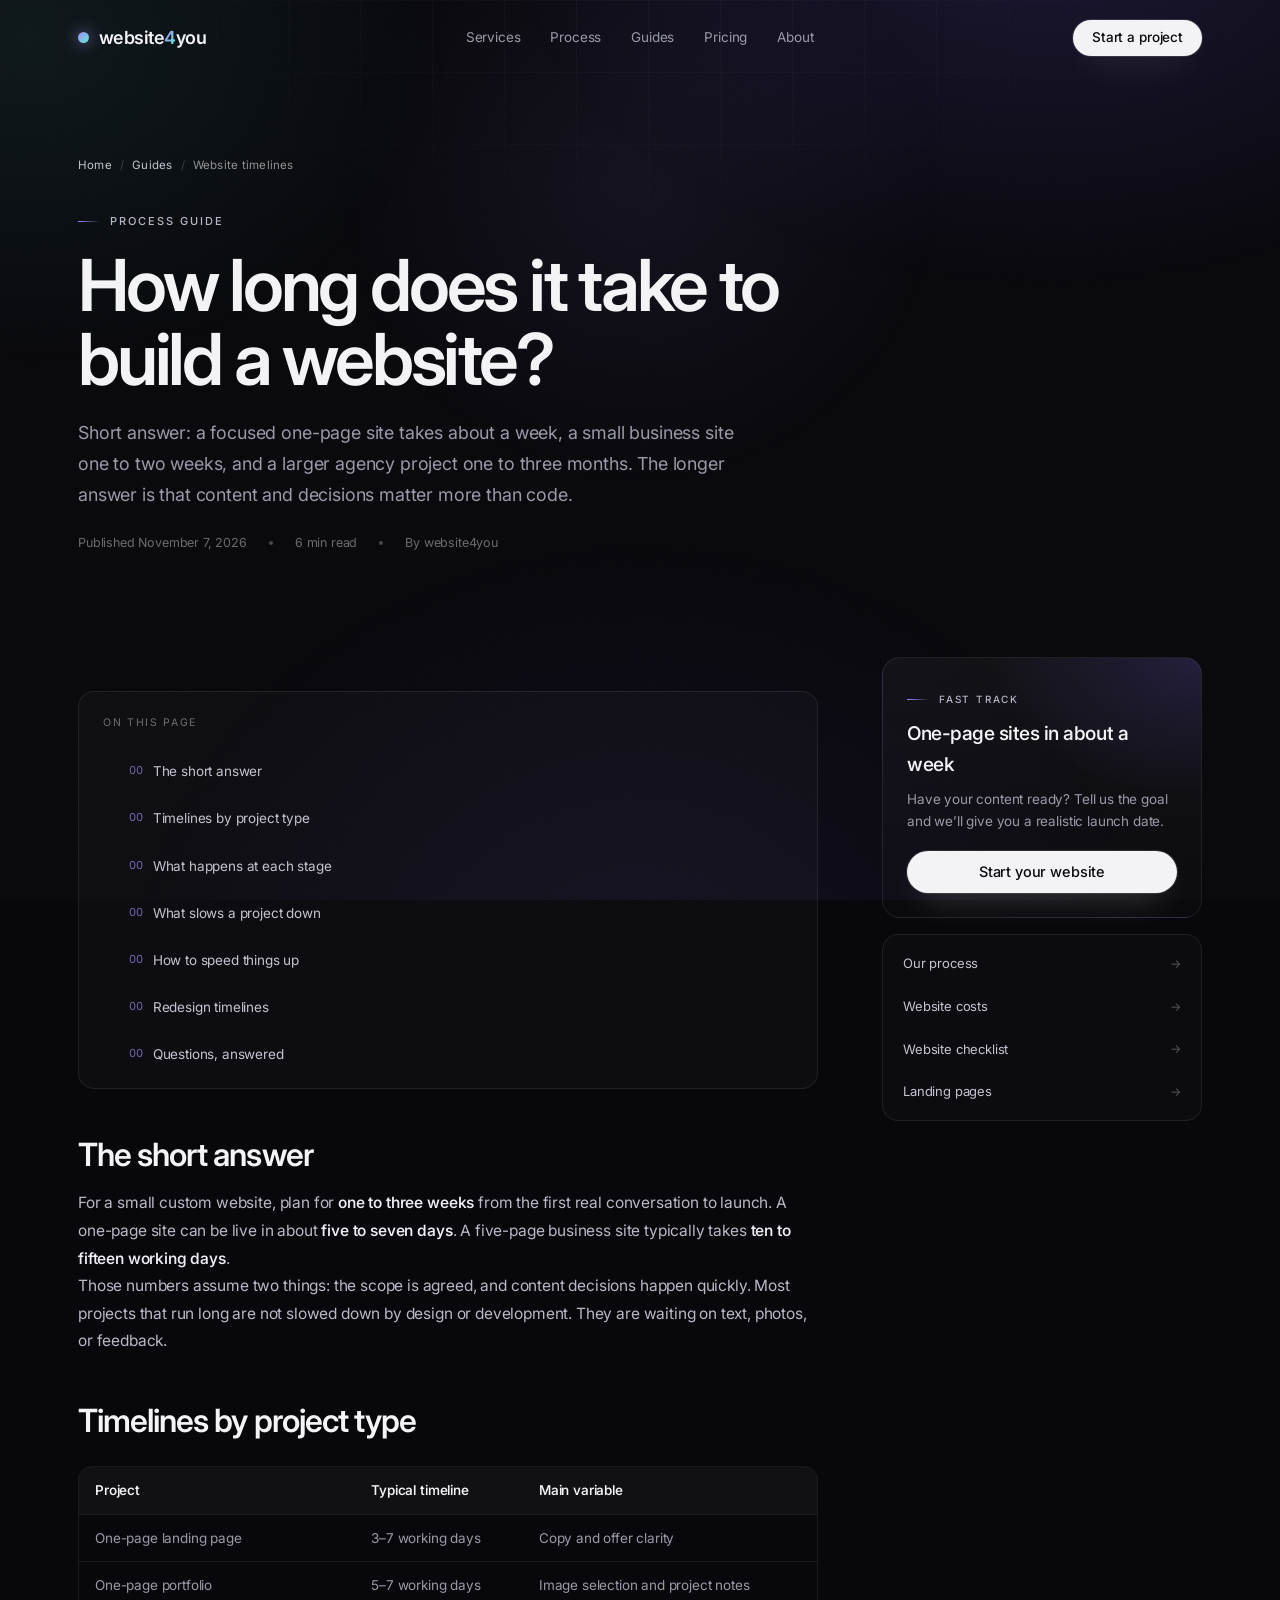
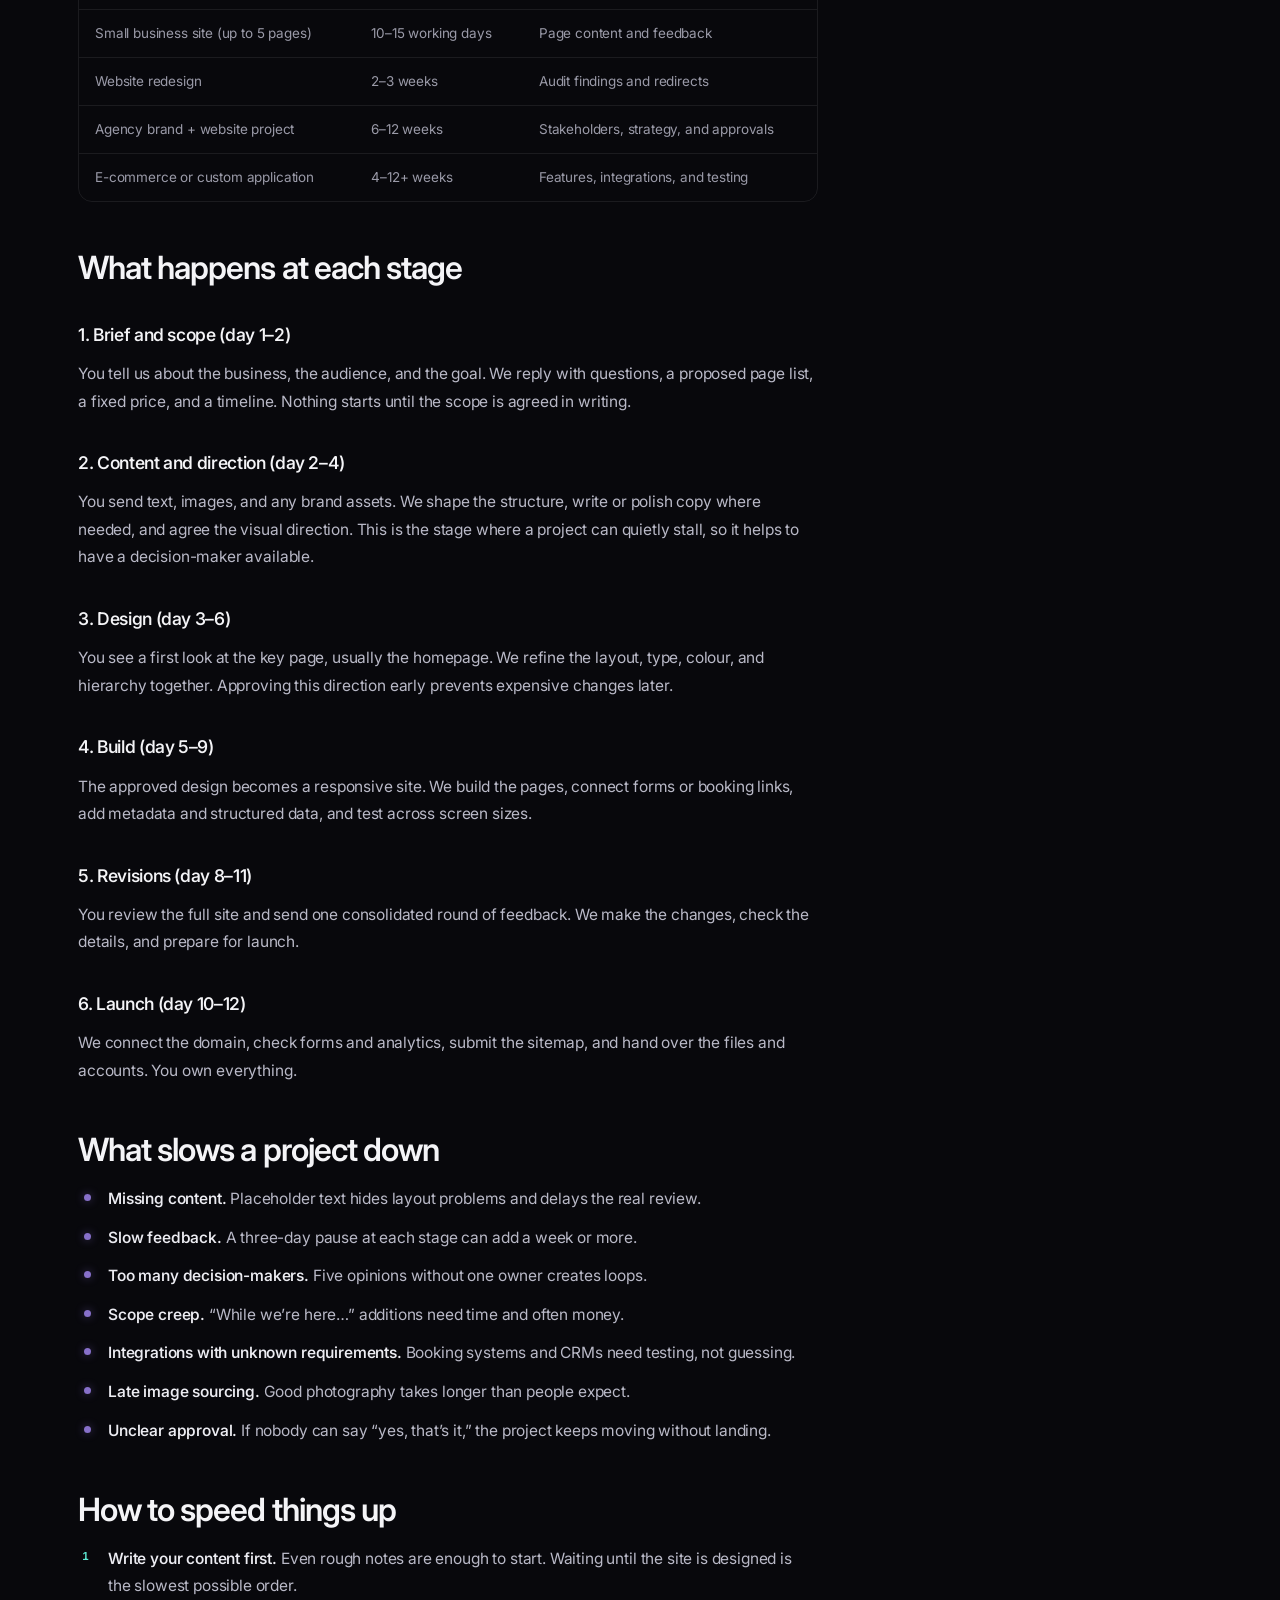
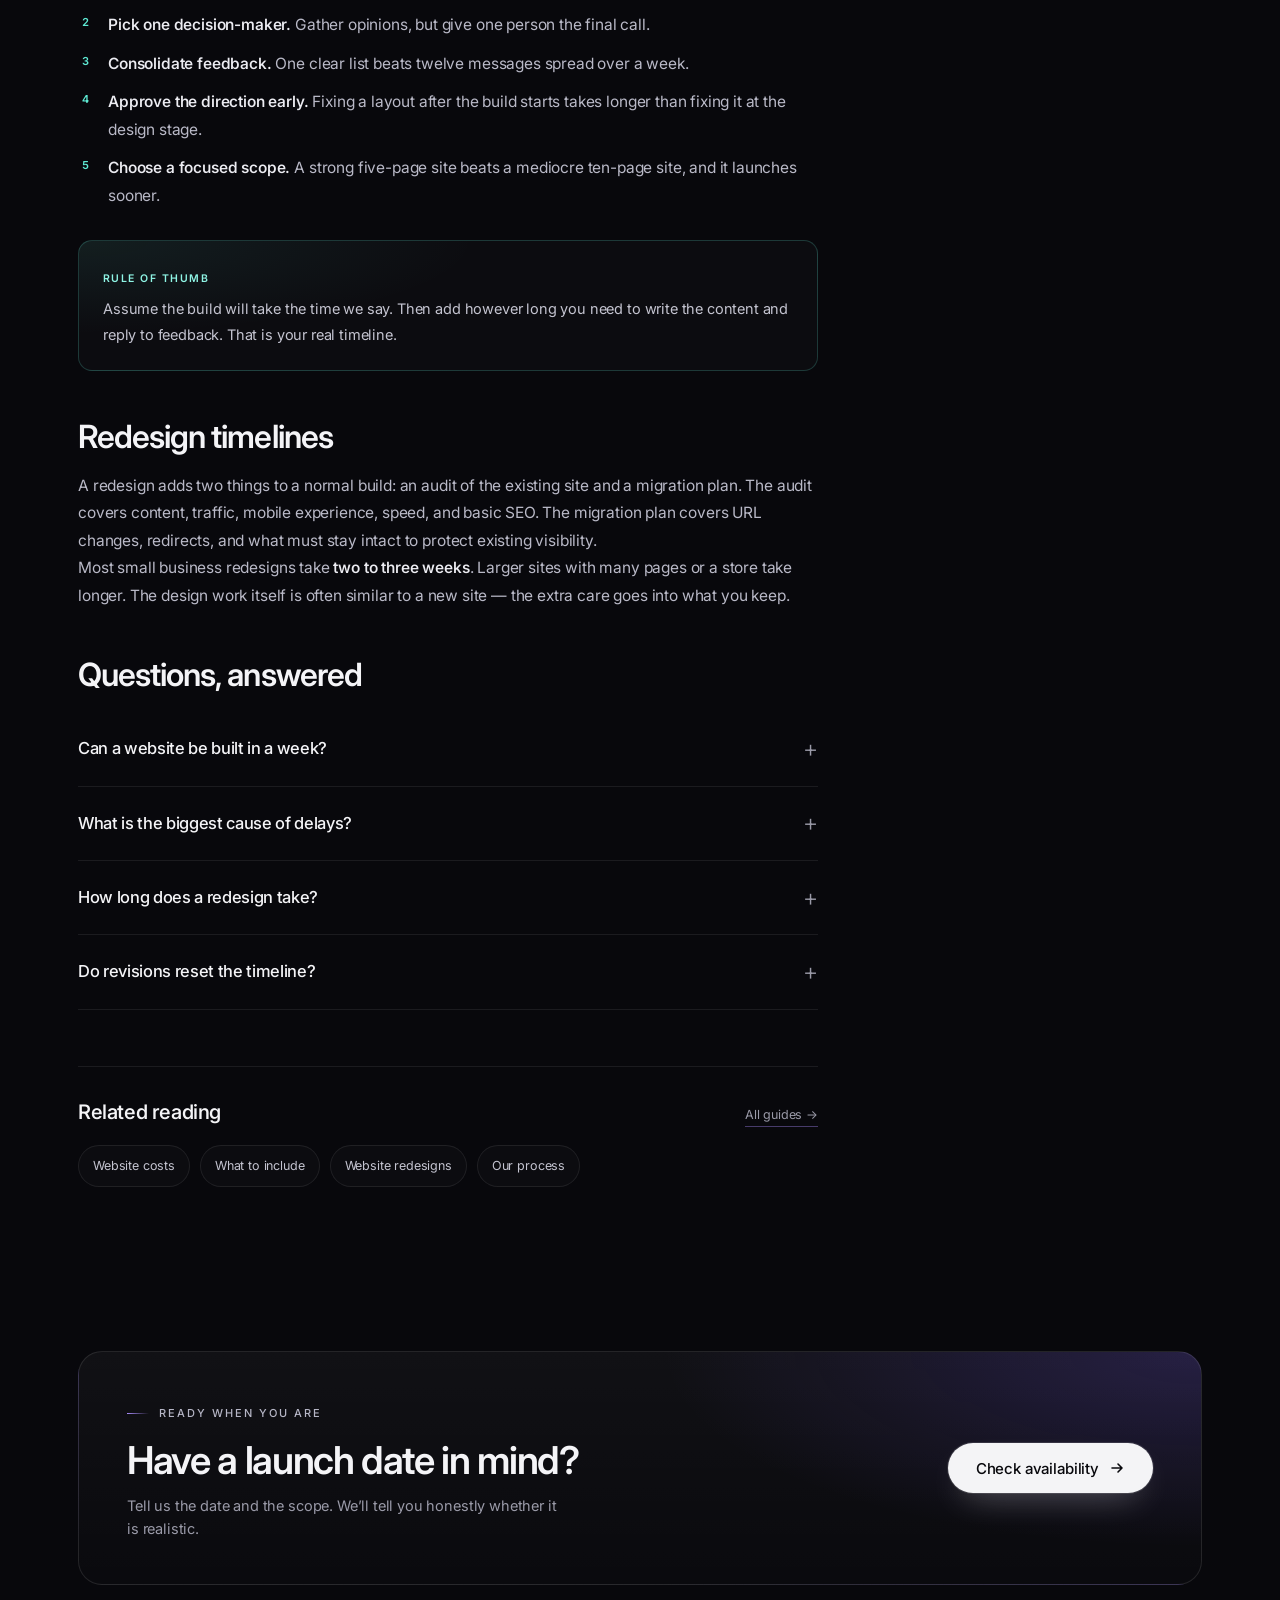
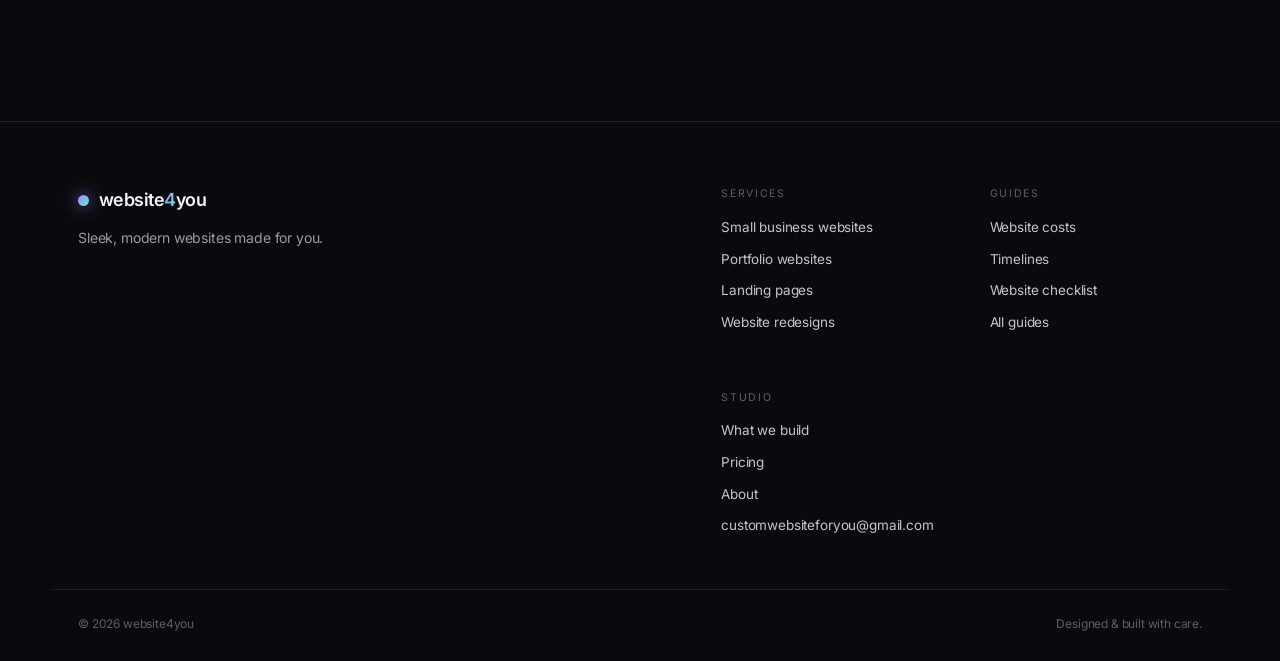
<file: website-timeline-guide.html>
<!DOCTYPE html>
<html lang="en">
<head>
  <meta charset="utf-8">
  <meta name="viewport" content="width=device-width, initial-scale=1">
  <!-- SEO: replace https://website4you.example with your live domain before deploying -->
  <title>How Long Does It Take to Build a Website? | website4you</title>
  <meta name="description" content="A realistic look at website timelines: one-page sites, business websites, and redesigns, plus what speeds up or slows down a project.">
  <meta name="theme-color" content="#08080c">
  <meta name="author" content="website4you">
  <meta name="robots" content="index, follow, max-image-preview:large, max-snippet:-1, max-video-preview:-1">
  <link rel="canonical" href="https://website4you.example/website-timeline-guide.html">

  <meta property="og:type" content="article">
  <meta property="og:site_name" content="website4you">
  <meta property="og:locale" content="en_US">
  <meta property="og:url" content="https://website4you.example/website-timeline-guide.html">
  <meta property="og:title" content="How Long Does It Take to Build a Website? | website4you">
  <meta property="og:description" content="Realistic timelines for one-page sites, business websites, and redesigns — and how to keep your project moving.">
  <meta property="og:image" content="https://website4you.example/assets/og-image.png">
  <meta property="og:image:width" content="1200">
  <meta property="og:image:height" content="630">
  <meta property="og:image:alt" content="website4you — how long does a website take">
  <meta property="article:published_time" content="2026-11-07">
  <meta property="article:modified_time" content="2026-11-07">
  <meta name="twitter:card" content="summary_large_image">
  <meta name="twitter:title" content="How Long Does It Take to Build a Website? | website4you">
  <meta name="twitter:description" content="Realistic website timelines, and how to keep your project moving.">
  <meta name="twitter:image" content="https://website4you.example/assets/og-image.png">

  <link rel="icon" href="favicon.svg" type="image/svg+xml">
  <link rel="icon" href="favicon-32.png" sizes="32x32" type="image/png">
  <link rel="apple-touch-icon" href="apple-touch-icon.png">
  <link rel="preconnect" href="https://fonts.googleapis.com">
  <link rel="preconnect" href="https://fonts.gstatic.com" crossorigin>
  <link href="https://fonts.googleapis.com/css2?family=Instrument+Serif:ital@0;1&family=Inter:wght@300..700&display=swap" rel="stylesheet">
  <link rel="stylesheet" href="styles.css">
  <script>document.documentElement.classList.add('js')</script>

  <script type="application/ld+json">
  {
    "@context": "https://schema.org",
    "@graph": [
      {
        "@type": "Article",
        "@id": "https://website4you.example/website-timeline-guide.html#article",
        "headline": "How long does it take to build a website?",
        "description": "Realistic timelines for one-page sites, business websites, and redesigns, plus what speeds up or slows down a project.",
        "datePublished": "2026-11-07",
        "dateModified": "2026-11-07",
        "inLanguage": "en",
        "author": { "@id": "https://website4you.example/#business" },
        "publisher": { "@id": "https://website4you.example/#business" },
        "mainEntityOfPage": "https://website4you.example/website-timeline-guide.html",
        "image": "https://website4you.example/assets/og-image.png",
        "articleSection": "Process"
      },
      {
        "@type": "BreadcrumbList",
        "@id": "https://website4you.example/website-timeline-guide.html#breadcrumb",
        "itemListElement": [
          { "@type": "ListItem", "position": 1, "name": "Home", "item": "https://website4you.example/" },
          { "@type": "ListItem", "position": 2, "name": "Guides", "item": "https://website4you.example/guides.html" },
          { "@type": "ListItem", "position": 3, "name": "How long does a website take?", "item": "https://website4you.example/website-timeline-guide.html" }
        ]
      },
      {
        "@type": "FAQPage",
        "@id": "https://website4you.example/website-timeline-guide.html#faq",
        "mainEntity": [
          {
            "@type": "Question",
            "name": "Can a website be built in a week?",
            "acceptedAnswer": { "@type": "Answer", "text": "Yes, a focused one-page site can be designed, built, and launched in about a week when the content and feedback are ready. Multi-page sites usually need one to two weeks, and larger projects need longer." }
          },
          {
            "@type": "Question",
            "name": "What is the biggest cause of delays?",
            "acceptedAnswer": { "@type": "Answer", "text": "Waiting on content and feedback. Design and development are usually predictable; the variable is how quickly decisions are made, copy is supplied, and revisions are approved." }
          },
          {
            "@type": "Question",
            "name": "How long does a redesign take?",
            "acceptedAnswer": { "@type": "Answer", "text": "A redesign adds an audit and migration planning to the normal build. Most small business redesigns take two to three weeks, assuming content decisions are made promptly and redirects are straightforward." }
          },
          {
            "@type": "Question",
            "name": "Do revisions reset the timeline?",
            "acceptedAnswer": { "@type": "Answer", "text": "They add time, but they do not reset the project. Each revision round is scheduled and focused so we can keep momentum. Consolidating feedback into one round is the fastest approach." }
          }
        ]
      }
    ]
  }
  </script>
</head>
<body>
  <a class="skip" href="#main">Skip to content</a>
  <div class="glow" aria-hidden="true"></div>

  <header class="site-header" id="header">
    <div class="container nav">
      <a href="index.html" class="logo" aria-label="website4you home">
        <span class="logo-mark" aria-hidden="true"></span>
        <span>website<span class="logo-4">4</span>you</span>
      </a>
      <nav class="nav-links" aria-label="Primary">
        <a href="index.html#work">Services</a>
        <a href="index.html#process">Process</a>
        <a href="guides.html">Guides</a>
        <a href="index.html#pricing">Pricing</a>
        <a href="about.html">About</a>
      </nav>
      <div class="nav-actions">
        <a class="btn btn-primary btn-sm" data-mail href="mailto:customwebsiteforyou@gmail.com">Start a project</a>
        <button class="menu-btn" type="button" aria-label="Open menu" aria-expanded="false" aria-controls="mobile-menu"><span></span><span></span></button>
      </div>
    </div>
    <div class="mobile-menu" id="mobile-menu">
      <a href="index.html#work">Services</a>
      <a href="index.html#process">Process</a>
      <a href="guides.html">Guides</a>
      <a href="index.html#pricing">Pricing</a>
      <a href="about.html">About</a>
      <a class="btn btn-primary" data-mail href="mailto:customwebsiteforyou@gmail.com">Start a project</a>
    </div>
  </header>

  <main id="main">
    <section class="page-hero">
      <div class="container">
        <nav class="breadcrumbs" aria-label="Breadcrumb">
          <ol>
            <li><a href="index.html">Home</a></li>
            <li><a href="guides.html">Guides</a></li>
            <li aria-current="page">Website timelines</li>
          </ol>
        </nav>
        <span class="eyebrow">Process guide</span>
        <h1>How long does it take to build a website?</h1>
        <p class="page-lede">
          Short answer: a focused one-page site takes about a week, a small business site one
          to two weeks, and a larger agency project one to three months. The longer answer is
          that content and decisions matter more than code.
        </p>
        <div class="article-meta">
          <span>Published November 7, 2026</span>
          <span class="meta-dot" aria-hidden="true"></span>
          <span>6 min read</span>
          <span class="meta-dot" aria-hidden="true"></span>
          <span>By website4you</span>
        </div>
      </div>
    </section>

    <section class="section" style="padding-top:40px">
      <div class="container prose-wrap">
        <article class="prose">
          <div class="toc" aria-label="On this page">
            <span class="toc-label">On this page</span>
            <ol>
              <li><a href="#short-answer">The short answer</a></li>
              <li><a href="#by-type">Timelines by project type</a></li>
              <li><a href="#stages">What happens at each stage</a></li>
              <li><a href="#slow">What slows a project down</a></li>
              <li><a href="#fast">How to speed things up</a></li>
              <li><a href="#redesign">Redesign timelines</a></li>
              <li><a href="#faq">Questions, answered</a></li>
            </ol>
          </div>

          <h2 id="short-answer">The short answer</h2>
          <p>
            For a small custom website, plan for <strong>one to three weeks</strong> from the
            first real conversation to launch. A one-page site can be live in about
            <strong>five to seven days</strong>. A five-page business site typically takes
            <strong>ten to fifteen working days</strong>.
          </p>
          <p>
            Those numbers assume two things: the scope is agreed, and content decisions happen
            quickly. Most projects that run long are not slowed down by design or development.
            They are waiting on text, photos, or feedback.
          </p>

          <h2 id="by-type">Timelines by project type</h2>
          <div class="table-wrap">
            <table>
              <thead>
                <tr>
                  <th>Project</th>
                  <th>Typical timeline</th>
                  <th>Main variable</th>
                </tr>
              </thead>
              <tbody>
                <tr>
                  <td>One-page landing page</td>
                  <td>3&ndash;7 working days</td>
                  <td>Copy and offer clarity</td>
                </tr>
                <tr>
                  <td>One-page portfolio</td>
                  <td>5&ndash;7 working days</td>
                  <td>Image selection and project notes</td>
                </tr>
                <tr>
                  <td>Small business site (up to 5 pages)</td>
                  <td>10&ndash;15 working days</td>
                  <td>Page content and feedback</td>
                </tr>
                <tr>
                  <td>Website redesign</td>
                  <td>2&ndash;3 weeks</td>
                  <td>Audit findings and redirects</td>
                </tr>
                <tr>
                  <td>Agency brand + website project</td>
                  <td>6&ndash;12 weeks</td>
                  <td>Stakeholders, strategy, and approvals</td>
                </tr>
                <tr>
                  <td>E-commerce or custom application</td>
                  <td>4&ndash;12+ weeks</td>
                  <td>Features, integrations, and testing</td>
                </tr>
              </tbody>
            </table>
          </div>

          <h2 id="stages">What happens at each stage</h2>
          <h3>1. Brief and scope (day 1&ndash;2)</h3>
          <p>
            You tell us about the business, the audience, and the goal. We reply with questions,
            a proposed page list, a fixed price, and a timeline. Nothing starts until the scope
            is agreed in writing.
          </p>
          <h3>2. Content and direction (day 2&ndash;4)</h3>
          <p>
            You send text, images, and any brand assets. We shape the structure, write or polish
            copy where needed, and agree the visual direction. This is the stage where a project
            can quietly stall, so it helps to have a decision-maker available.
          </p>
          <h3>3. Design (day 3&ndash;6)</h3>
          <p>
            You see a first look at the key page, usually the homepage. We refine the layout,
            type, colour, and hierarchy together. Approving this direction early prevents
            expensive changes later.
          </p>
          <h3>4. Build (day 5&ndash;9)</h3>
          <p>
            The approved design becomes a responsive site. We build the pages, connect forms or
            booking links, add metadata and structured data, and test across screen sizes.
          </p>
          <h3>5. Revisions (day 8&ndash;11)</h3>
          <p>
            You review the full site and send one consolidated round of feedback. We make the
            changes, check the details, and prepare for launch.
          </p>
          <h3>6. Launch (day 10&ndash;12)</h3>
          <p>
            We connect the domain, check forms and analytics, submit the sitemap, and hand over
            the files and accounts. You own everything.
          </p>

          <h2 id="slow">What slows a project down</h2>
          <ul>
            <li><strong>Missing content.</strong> Placeholder text hides layout problems and delays the real review.</li>
            <li><strong>Slow feedback.</strong> A three-day pause at each stage can add a week or more.</li>
            <li><strong>Too many decision-makers.</strong> Five opinions without one owner creates loops.</li>
            <li><strong>Scope creep.</strong> &ldquo;While we&rsquo;re here&hellip;&rdquo; additions need time and often money.</li>
            <li><strong>Integrations with unknown requirements.</strong> Booking systems and CRMs need testing, not guessing.</li>
            <li><strong>Late image sourcing.</strong> Good photography takes longer than people expect.</li>
            <li><strong>Unclear approval.</strong> If nobody can say &ldquo;yes, that&rsquo;s it,&rdquo; the project keeps moving without landing.</li>
          </ul>

          <h2 id="fast">How to speed things up</h2>
          <ol>
            <li><strong>Write your content first.</strong> Even rough notes are enough to start. Waiting until the site is designed is the slowest possible order.</li>
            <li><strong>Pick one decision-maker.</strong> Gather opinions, but give one person the final call.</li>
            <li><strong>Consolidate feedback.</strong> One clear list beats twelve messages spread over a week.</li>
            <li><strong>Approve the direction early.</strong> Fixing a layout after the build starts takes longer than fixing it at the design stage.</li>
            <li><strong>Choose a focused scope.</strong> A strong five-page site beats a mediocre ten-page site, and it launches sooner.</li>
          </ol>
          <div class="callout">
            <span class="callout-label">Rule of thumb</span>
            <p>Assume the build will take the time we say. Then add however long you need to write the content and reply to feedback. That is your real timeline.</p>
          </div>

          <h2 id="redesign">Redesign timelines</h2>
          <p>
            A redesign adds two things to a normal build: an audit of the existing site and a
            migration plan. The audit covers content, traffic, mobile experience, speed, and
            basic SEO. The migration plan covers URL changes, redirects, and what must stay
            intact to protect existing visibility.
          </p>
          <p>
            Most small business redesigns take <strong>two to three weeks</strong>. Larger sites
            with many pages or a store take longer. The design work itself is often similar to
            a new site &mdash; the extra care goes into what you keep.
          </p>

          <h2 id="faq">Questions, answered</h2>
          <div class="faq-list">
            <details class="faq-item" name="faq">
              <summary>Can a website be built in a week?</summary>
              <p>Yes, a focused one-page site can be designed, built, and launched in about a week when the content and feedback are ready. Multi-page sites usually need one to two weeks, and larger projects need longer.</p>
            </details>
            <details class="faq-item" name="faq">
              <summary>What is the biggest cause of delays?</summary>
              <p>Waiting on content and feedback. Design and development are usually predictable; the variable is how quickly decisions are made, copy is supplied, and revisions are approved.</p>
            </details>
            <details class="faq-item" name="faq">
              <summary>How long does a redesign take?</summary>
              <p>A redesign adds an audit and migration planning to the normal build. Most small business redesigns take two to three weeks, assuming content decisions are made promptly and redirects are straightforward.</p>
            </details>
            <details class="faq-item" name="faq">
              <summary>Do revisions reset the timeline?</summary>
              <p>They add time, but they do not reset the project. Each revision round is scheduled and focused so we can keep momentum. Consolidating feedback into one round is the fastest approach.</p>
            </details>
          </div>

          <div class="related">
            <div class="related-head">
              <h2>Related reading</h2>
              <a href="guides.html">All guides &rarr;</a>
            </div>
            <div class="related-links">
              <a href="website-cost-guide.html">Website costs</a>
              <a href="website-checklist-guide.html">What to include</a>
              <a href="website-redesign.html">Website redesigns</a>
              <a href="index.html#process">Our process</a>
            </div>
          </div>
        </article>

        <aside class="prose-aside">
          <div class="aside-card">
            <span class="eyebrow">Fast track</span>
            <h3>One-page sites in about a week</h3>
            <p>Have your content ready? Tell us the goal and we&rsquo;ll give you a realistic launch date.</p>
            <a class="btn btn-primary" data-mail href="mailto:customwebsiteforyou@gmail.com">Start your website</a>
          </div>
          <nav class="aside-links" aria-label="Related pages">
            <a href="index.html#process">Our process <span>&rarr;</span></a>
            <a href="website-cost-guide.html">Website costs <span>&rarr;</span></a>
            <a href="website-checklist-guide.html">Website checklist <span>&rarr;</span></a>
            <a href="landing-pages.html">Landing pages <span>&rarr;</span></a>
          </nav>
        </aside>
      </div>
    </section>

    <section class="section cta-section">
      <div class="container">
        <div class="cta-band reveal">
          <div>
            <span class="eyebrow">Ready when you are</span>
            <h2>Have a launch date in mind?</h2>
            <p>Tell us the date and the scope. We&rsquo;ll tell you honestly whether it is realistic.</p>
          </div>
          <a class="btn btn-primary btn-lg" data-mail href="mailto:customwebsiteforyou@gmail.com">Check availability
            <svg class="arrow" width="16" height="16" viewBox="0 0 16 16" fill="none" aria-hidden="true"><path d="M3 8h10M9 4l4 4-4 4" stroke="currentColor" stroke-width="1.6" stroke-linecap="round" stroke-linejoin="round"/></svg>
          </a>
        </div>
      </div>
    </section>
  </main>

  <footer class="site-footer">
    <div class="container footer-inner">
      <div class="footer-brand">
        <a href="index.html" class="logo" aria-label="website4you home">
          <span class="logo-mark" aria-hidden="true"></span>
          <span>website<span class="logo-4">4</span>you</span>
        </a>
        <p>Sleek, modern websites made for you.</p>
      </div>
      <div class="footer-links footer-links-3">
        <div>
          <span class="footer-label">Services</span>
          <a href="small-business-websites.html">Small business websites</a>
          <a href="portfolio-websites.html">Portfolio websites</a>
          <a href="landing-pages.html">Landing pages</a>
          <a href="website-redesign.html">Website redesigns</a>
        </div>
        <div>
          <span class="footer-label">Guides</span>
          <a href="website-cost-guide.html">Website costs</a>
          <a href="website-timeline-guide.html">Timelines</a>
          <a href="website-checklist-guide.html">Website checklist</a>
          <a href="guides.html">All guides</a>
        </div>
        <div>
          <span class="footer-label">Studio</span>
          <a href="index.html#work">What we build</a>
          <a href="index.html#pricing">Pricing</a>
          <a href="about.html">About</a>
          <a href="mailto:customwebsiteforyou@gmail.com">customwebsiteforyou@gmail.com</a>
        </div>
      </div>
    </div>
    <div class="container footer-bottom">
      <span>&copy; 2026 website4you</span>
      <span>Designed &amp; built with care.</span>
    </div>
  </footer>

  <script src="script.js" defer></script>
</body>
</html>
</file>
<file: styles.css>
/* ==========================================================================
   website4you — styles
   ========================================================================== */

:root {
  --bg: #08080c;
  --bg-soft: #0b0b11;
  --text: #f4f4f7;
  --muted: #9a9aa8;
  --muted-2: #c4c4d0;
  --line: rgba(255, 255, 255, 0.08);
  --line-strong: rgba(255, 255, 255, 0.16);
  --violet: #a78bfa;
  --violet-deep: #7c5cff;
  --mint: #5eead4;
  --pink: #f0a6dc;
  --amber: #f5c777;
  --sans: "Inter", ui-sans-serif, system-ui, -apple-system, "Segoe UI", sans-serif;
  --serif: "Instrument Serif", ui-serif, Georgia, "Times New Roman", serif;
  --radius: 20px;
  --ease: cubic-bezier(0.2, 0.7, 0.2, 1);
}

*,
*::before,
*::after {
  box-sizing: border-box;
}

html {
  scroll-behavior: smooth;
  scroll-padding-top: 96px;
  -webkit-text-size-adjust: 100%;
}

body {
  margin: 0;
  background: var(--bg);
  color: var(--text);
  font-family: var(--sans);
  font-size: 16px;
  line-height: 1.6;
  font-weight: 400;
  letter-spacing: -0.01em;
  -webkit-font-smoothing: antialiased;
  text-rendering: optimizeLegibility;
  overflow-x: hidden;
}

body.menu-open {
  overflow: hidden;
}

::selection {
  background: rgba(167, 139, 250, 0.35);
  color: #fff;
}

a {
  color: inherit;
  text-decoration: none;
}

img,
svg {
  display: block;
  max-width: 100%;
}

button,
input,
select,
textarea {
  font: inherit;
  color: inherit;
}

h1,
h2,
h3,
p {
  margin: 0;
}

ul {
  margin: 0;
  padding: 0;
  list-style: none;
}

/* Ambient background ------------------------------------------------------ */

body::before {
  content: "";
  position: fixed;
  inset: 0;
  z-index: -2;
  pointer-events: none;
  background:
    radial-gradient(900px 640px at 82% -12%, rgba(124, 92, 255, 0.17), transparent 62%),
    radial-gradient(720px 560px at 2% 4%, rgba(94, 234, 212, 0.07), transparent 60%),
    radial-gradient(800px 700px at 50% 110%, rgba(124, 92, 255, 0.08), transparent 65%);
}

body::after {
  content: "";
  position: fixed;
  inset: 0;
  z-index: 100;
  pointer-events: none;
  opacity: 0.032;
  background-image: url("data:image/svg+xml,%3Csvg xmlns='http://www.w3.org/2000/svg' width='140' height='140'%3E%3Cfilter id='n'%3E%3CfeTurbulence type='fractalNoise' baseFrequency='0.85' numOctaves='2' stitchTiles='stitch'/%3E%3C/filter%3E%3Crect width='140' height='140' filter='url(%23n)'/%3E%3C/svg%3E");
}

.glow {
  position: fixed;
  inset: 0;
  z-index: -1;
  pointer-events: none;
  background: radial-gradient(
    560px circle at var(--mx, 50%) var(--my, 20%),
    rgba(154, 140, 255, 0.075),
    transparent 55%
  );
  transition: opacity 0.6s ease;
}

.container {
  width: 100%;
  max-width: 1180px;
  margin: 0 auto;
  padding: 0 28px;
}

.skip {
  position: fixed;
  top: 12px;
  left: 12px;
  z-index: 200;
  padding: 10px 16px;
  border-radius: 10px;
  background: #fff;
  color: #08080c;
  font-size: 14px;
  font-weight: 600;
  transform: translateY(-160%);
  transition: transform 0.2s ease;
}

.skip:focus-visible {
  transform: translateY(0);
}

/* Buttons ----------------------------------------------------------------- */

.btn {
  display: inline-flex;
  align-items: center;
  justify-content: center;
  gap: 10px;
  padding: 13px 22px;
  border-radius: 999px;
  border: 1px solid transparent;
  font-size: 14.5px;
  font-weight: 500;
  letter-spacing: -0.01em;
  line-height: 1;
  white-space: nowrap;
  cursor: pointer;
  transition:
    transform 0.3s var(--ease),
    background 0.3s var(--ease),
    border-color 0.3s var(--ease),
    box-shadow 0.3s var(--ease),
    color 0.3s var(--ease);
}

.btn:focus-visible {
  outline: 2px solid var(--violet);
  outline-offset: 3px;
}

.btn-primary {
  background: #f4f4f6;
  color: #08080c;
  box-shadow:
    0 0 0 1px rgba(255, 255, 255, 0.12),
    0 14px 34px -16px rgba(255, 255, 255, 0.45);
}

.btn-primary:hover {
  background: #fff;
  transform: translateY(-2px);
  box-shadow:
    0 0 0 1px #fff,
    0 18px 44px -14px rgba(167, 139, 250, 0.65);
}

.btn-ghost {
  background: rgba(255, 255, 255, 0.03);
  border-color: var(--line-strong);
  color: var(--text);
}

.btn-ghost:hover {
  background: rgba(255, 255, 255, 0.07);
  border-color: rgba(255, 255, 255, 0.28);
  transform: translateY(-2px);
}

.btn-lg {
  padding: 16px 27px;
  font-size: 15px;
}

.btn-sm {
  padding: 10px 18px;
  font-size: 13.5px;
}

.btn .arrow {
  transition: transform 0.3s var(--ease);
}

.btn:hover .arrow {
  transform: translateX(3px);
}

/* Header ------------------------------------------------------------------ */

.site-header {
  position: fixed;
  top: 0;
  left: 0;
  right: 0;
  z-index: 60;
  transition:
    background 0.35s ease,
    border-color 0.35s ease,
    backdrop-filter 0.35s ease;
  border-bottom: 1px solid transparent;
}

.site-header.scrolled {
  background: rgba(8, 8, 12, 0.72);
  border-bottom-color: var(--line);
  -webkit-backdrop-filter: blur(18px) saturate(140%);
  backdrop-filter: blur(18px) saturate(140%);
}

.nav {
  display: flex;
  align-items: center;
  justify-content: space-between;
  gap: 24px;
  height: 76px;
}

.logo {
  display: inline-flex;
  align-items: center;
  gap: 10px;
  font-size: 18px;
  font-weight: 600;
  letter-spacing: -0.03em;
  color: var(--text);
  white-space: nowrap;
}

.logo-mark {
  width: 11px;
  height: 11px;
  border-radius: 50%;
  background: linear-gradient(135deg, var(--violet), var(--mint));
  box-shadow: 0 0 16px rgba(167, 139, 250, 0.8);
  flex: none;
}

.logo-4 {
  background: linear-gradient(120deg, var(--violet) 10%, var(--mint) 90%);
  -webkit-background-clip: text;
  background-clip: text;
  -webkit-text-fill-color: transparent;
  color: transparent;
}

.nav-links {
  display: flex;
  align-items: center;
  gap: 30px;
}

.nav-links a {
  font-size: 13.5px;
  color: var(--muted);
  transition: color 0.25s ease;
}

.nav-links a:hover {
  color: var(--text);
}

.nav-actions {
  display: flex;
  align-items: center;
  gap: 12px;
}

.menu-btn {
  display: none;
  position: relative;
  width: 42px;
  height: 42px;
  border-radius: 12px;
  border: 1px solid var(--line-strong);
  background: rgba(255, 255, 255, 0.03);
  cursor: pointer;
  padding: 0;
}

.menu-btn span {
  position: absolute;
  left: 12px;
  width: 18px;
  height: 1.5px;
  border-radius: 2px;
  background: var(--text);
  transition: transform 0.3s var(--ease), top 0.3s var(--ease);
}

.menu-btn span:first-child {
  top: 17px;
}

.menu-btn span:last-child {
  top: 23px;
}

.menu-btn.open span:first-child {
  top: 20px;
  transform: rotate(45deg);
}

.menu-btn.open span:last-child {
  top: 20px;
  transform: rotate(-45deg);
}

.mobile-menu {
  display: none;
}

/* Hero -------------------------------------------------------------------- */

.hero {
  position: relative;
  padding: 168px 0 0;
}

.hero::before {
  content: "";
  position: absolute;
  inset: 0;
  z-index: 0;
  pointer-events: none;
  background-image:
    linear-gradient(rgba(255, 255, 255, 0.03) 1px, transparent 1px),
    linear-gradient(90deg, rgba(255, 255, 255, 0.03) 1px, transparent 1px);
  background-size: 72px 72px;
  -webkit-mask-image: radial-gradient(ellipse 70% 55% at 50% 0%, #000 10%, transparent 72%);
  mask-image: radial-gradient(ellipse 70% 55% at 50% 0%, #000 10%, transparent 72%);
}

.hero .container {
  position: relative;
  z-index: 1;
}

.hero-inner {
  max-width: 880px;
  margin: 0 auto;
  text-align: center;
}

.badge {
  display: inline-flex;
  align-items: center;
  gap: 9px;
  padding: 7px 15px;
  margin-bottom: 30px;
  border: 1px solid var(--line);
  border-radius: 999px;
  background: rgba(255, 255, 255, 0.035);
  font-size: 12.5px;
  letter-spacing: 0.01em;
  color: var(--muted-2);
  transition: border-color 0.25s ease, background 0.25s ease;
}

.badge:hover {
  border-color: var(--line-strong);
  background: rgba(255, 255, 255, 0.06);
}

.badge .dot {
  position: relative;
  width: 6px;
  height: 6px;
  border-radius: 50%;
  background: var(--mint);
  box-shadow: 0 0 10px rgba(94, 234, 212, 0.9);
  flex: none;
}

.badge .dot::after {
  content: "";
  position: absolute;
  inset: -4px;
  border-radius: 50%;
  border: 1px solid rgba(94, 234, 212, 0.4);
  animation: pulse 2.4s ease-out infinite;
}

@keyframes pulse {
  0% {
    transform: scale(0.7);
    opacity: 1;
  }
  80%,
  100% {
    transform: scale(1.7);
    opacity: 0;
  }
}

.hero h1 {
  font-size: clamp(2.9rem, 7.4vw, 6.4rem);
  font-weight: 600;
  line-height: 1.02;
  letter-spacing: -0.05em;
  margin: 0 auto;
}

.hero h1 em {
  display: inline-block;
  font-family: var(--serif);
  font-style: italic;
  font-weight: 400;
  letter-spacing: -0.015em;
  background: linear-gradient(100deg, #ffffff 5%, #c9bcff 42%, #7ff0dd 88%);
  -webkit-background-clip: text;
  background-clip: text;
  -webkit-text-fill-color: transparent;
  color: transparent;
  padding-right: 0.06em;
}

.lede {
  max-width: 620px;
  margin: 26px auto 0;
  color: var(--muted);
  font-size: clamp(1rem, 1.4vw, 1.1rem);
  line-height: 1.7;
  letter-spacing: -0.005em;
}

.hero-cta {
  display: flex;
  flex-wrap: wrap;
  align-items: center;
  justify-content: center;
  gap: 12px;
  margin-top: 36px;
}

.micro {
  margin-top: 18px;
  font-size: 12.5px;
  color: rgba(255, 255, 255, 0.38);
  letter-spacing: 0.01em;
}

/* Hero mockup ------------------------------------------------------------- */

.mockup {
  position: relative;
  max-width: 980px;
  margin: 74px auto 0;
}

.mockup::before {
  content: "";
  position: absolute;
  inset: -12% -8% -24%;
  z-index: -1;
  background: radial-gradient(50% 50% at 50% 50%, rgba(124, 92, 255, 0.3), transparent 70%);
  filter: blur(70px);
  opacity: 0.85;
  pointer-events: none;
}

.mockup-frame {
  position: relative;
  padding: 8px;
  border-radius: 22px;
  border: 1px solid rgba(255, 255, 255, 0.1);
  background: linear-gradient(180deg, rgba(255, 255, 255, 0.09), rgba(255, 255, 255, 0.02));
  box-shadow:
    0 60px 140px -40px rgba(124, 92, 255, 0.45),
    inset 0 0 0 1px rgba(255, 255, 255, 0.03);
  -webkit-backdrop-filter: blur(12px);
  backdrop-filter: blur(12px);
}

.mockup-bar {
  display: flex;
  align-items: center;
  gap: 6px;
  padding: 6px 10px 12px;
}

.dot-btn {
  width: 9px;
  height: 9px;
  border-radius: 50%;
  background: rgba(255, 255, 255, 0.14);
  flex: none;
}

.dot-btn:first-child {
  background: rgba(255, 120, 120, 0.4);
}

.dot-btn:nth-child(2) {
  background: rgba(245, 199, 119, 0.4);
}

.dot-btn:nth-child(3) {
  background: rgba(94, 234, 212, 0.35);
}

.mockup-url {
  flex: 1;
  margin-left: 10px;
  max-width: 320px;
  margin-inline: auto;
  padding: 5px 14px;
  border-radius: 999px;
  background: rgba(255, 255, 255, 0.045);
  color: rgba(255, 255, 255, 0.34);
  font-size: 10.5px;
  letter-spacing: 0.02em;
  text-align: center;
}

.mockup-screen {
  overflow: hidden;
  border-radius: 15px;
  border: 1px solid rgba(255, 255, 255, 0.06);
  background: var(--bg-soft);
}

.sample {
  background:
    radial-gradient(120% 90% at 82% 0%, rgba(124, 92, 255, 0.16), transparent 60%),
    #0a0a10;
  padding-bottom: 28px;
}

.sample-nav {
  display: flex;
  align-items: center;
  justify-content: space-between;
  gap: 16px;
  padding: 18px 26px;
  border-bottom: 1px solid rgba(255, 255, 255, 0.05);
}

.sample-logo {
  font-size: 12.5px;
  font-weight: 700;
  letter-spacing: 0.3em;
}

.sample-links {
  display: flex;
  gap: 20px;
  font-size: 10.5px;
  color: rgba(255, 255, 255, 0.45);
}

.sample-btn {
  display: inline-flex;
  align-items: center;
  padding: 7px 13px;
  border: 1px solid rgba(255, 255, 255, 0.16);
  border-radius: 999px;
  font-size: 10.5px;
  line-height: 1.2;
  color: #e9e9f0;
  white-space: nowrap;
}

.sample-btn.solid {
  background: #f4f4f6;
  border-color: transparent;
  color: #0b0b11;
  font-weight: 600;
}

.sample-hero {
  display: grid;
  grid-template-columns: 1.05fr 0.95fr;
  align-items: center;
  gap: 26px;
  padding: 36px 26px 6px;
}

.sample-eyebrow {
  font-size: 9px;
  text-transform: uppercase;
  letter-spacing: 0.22em;
  color: #ad9fff;
}

.sample-copy h3 {
  margin: 12px 0;
  font-family: var(--serif);
  font-size: clamp(2rem, 4vw, 3.5rem);
  font-weight: 400;
  line-height: 0.98;
  letter-spacing: -0.02em;
}

.sample-copy p {
  max-width: 30ch;
  color: rgba(255, 255, 255, 0.48);
  font-size: 11.5px;
  line-height: 1.6;
}

.sample-actions {
  display: flex;
  align-items: center;
  gap: 14px;
  margin-top: 18px;
}

.sample-link {
  font-size: 10.5px;
  color: rgba(255, 255, 255, 0.55);
}

.sample-art {
  position: relative;
  aspect-ratio: 1 / 0.92;
  border-radius: 14px;
  overflow: hidden;
  border: 1px solid rgba(255, 255, 255, 0.07);
  background: radial-gradient(100% 100% at 30% 20%, #201a3d, #0c0c14 72%);
}

.sample-art::after {
  content: "";
  position: absolute;
  inset: 0;
  background: linear-gradient(160deg, rgba(255, 255, 255, 0.14), transparent 40%);
  pointer-events: none;
}

.orb {
  position: absolute;
  border-radius: 50%;
}

.orb-a {
  top: -12%;
  right: -10%;
  width: 60%;
  aspect-ratio: 1;
  background: radial-gradient(circle at 30% 30%, #a78bfa, #4c1d95 62%, transparent 74%);
}

.orb-b {
  bottom: -16%;
  left: -8%;
  width: 48%;
  aspect-ratio: 1;
  background: radial-gradient(circle at 35% 35%, #5eead4, #0f766e 55%, transparent 72%);
  mix-blend-mode: screen;
}

.sample-star {
  position: absolute;
  inset: 0;
  display: grid;
  place-items: center;
  font-size: 38px;
  color: rgba(255, 255, 255, 0.9);
  text-shadow: 0 0 34px rgba(255, 255, 255, 0.55);
}

.float-chip {
  position: absolute;
  display: inline-flex;
  align-items: center;
  gap: 9px;
  padding: 9px 15px;
  border-radius: 999px;
  border: 1px solid rgba(255, 255, 255, 0.12);
  background: rgba(12, 12, 18, 0.82);
  color: #dcdce6;
  font-size: 12px;
  letter-spacing: -0.005em;
  -webkit-backdrop-filter: blur(14px);
  backdrop-filter: blur(14px);
  box-shadow: 0 22px 44px -22px rgba(0, 0, 0, 0.9);
  animation: float 6.5s ease-in-out infinite;
  pointer-events: none;
}

.chip-a {
  top: 17%;
  right: -30px;
}

.chip-b {
  bottom: 13%;
  left: -36px;
  animation-delay: -3.25s;
}

.chip-dot {
  width: 7px;
  height: 7px;
  border-radius: 50%;
  flex: none;
}

.chip-dot.mint {
  background: var(--mint);
  box-shadow: 0 0 10px rgba(94, 234, 212, 0.8);
}

.chip-dot.violet {
  background: var(--violet);
  box-shadow: 0 0 10px rgba(167, 139, 250, 0.8);
}

@keyframes float {
  0%,
  100% {
    transform: translateY(0);
  }
  50% {
    transform: translateY(-9px);
  }
}

/* Marquee ----------------------------------------------------------------- */

.marquee {
  margin-top: 96px;
  padding: 18px 0;
  overflow: hidden;
  border-top: 1px solid var(--line);
  border-bottom: 1px solid var(--line);
  background: rgba(255, 255, 255, 0.015);
  -webkit-mask-image: linear-gradient(90deg, transparent, #000 10%, #000 90%, transparent);
  mask-image: linear-gradient(90deg, transparent, #000 10%, #000 90%, transparent);
}

.marquee-track {
  display: flex;
  width: max-content;
  animation: marquee 38s linear infinite;
}

.marquee:hover .marquee-track {
  animation-play-state: paused;
}

.marquee-group {
  display: flex;
  align-items: center;
  gap: 40px;
  padding-right: 40px;
  font-size: 11.5px;
  font-weight: 500;
  text-transform: uppercase;
  letter-spacing: 0.18em;
  color: #b0b0c0;
  white-space: nowrap;
}

.marquee-group .sep {
  color: rgba(167, 139, 250, 0.55);
  font-size: 10px;
}

@keyframes marquee {
  to {
    transform: translateX(-50%);
  }
}

/* Sections ---------------------------------------------------------------- */

.section {
  position: relative;
  padding: 116px 0;
}

.eyebrow {
  display: inline-flex;
  align-items: center;
  gap: 10px;
  margin-bottom: 18px;
  font-size: 11px;
  font-weight: 500;
  text-transform: uppercase;
  letter-spacing: 0.18em;
  color: #b6b6c6;
}

.eyebrow::before {
  content: "";
  width: 22px;
  height: 1px;
  background: linear-gradient(90deg, var(--violet), transparent);
  flex: none;
}

.section-head {
  display: grid;
  grid-template-columns: 1.05fr 0.95fr;
  align-items: end;
  gap: 48px;
  margin-bottom: 56px;
}

.section-head h2 {
  max-width: 15ch;
  font-size: clamp(2rem, 4vw, 3.3rem);
  font-weight: 600;
  line-height: 1.04;
  letter-spacing: -0.04em;
}

.section-head p {
  max-width: 46ch;
  padding-bottom: 6px;
  color: var(--muted);
  font-size: 15px;
  line-height: 1.7;
}

/* Cards ------------------------------------------------------------------- */

.cards {
  display: grid;
  grid-template-columns: repeat(2, minmax(0, 1fr));
  gap: 16px;
}

.card {
  position: relative;
  padding: 30px;
  border-radius: var(--radius);
  border: 1px solid var(--line);
  background: linear-gradient(180deg, rgba(255, 255, 255, 0.045), rgba(255, 255, 255, 0.012));
  overflow: hidden;
  transition:
    transform 0.4s var(--ease),
    border-color 0.4s var(--ease),
    background 0.4s var(--ease);
}

.card::after {
  content: "";
  position: absolute;
  inset: 0;
  background: radial-gradient(420px circle at 20% 0%, rgba(167, 139, 250, 0.1), transparent 60%);
  opacity: 0;
  transition: opacity 0.4s var(--ease);
  pointer-events: none;
}

.card:hover {
  transform: translateY(-4px);
  border-color: rgba(255, 255, 255, 0.17);
  background: linear-gradient(180deg, rgba(255, 255, 255, 0.06), rgba(255, 255, 255, 0.015));
}

.card:hover::after {
  opacity: 1;
}

.card-top {
  display: flex;
  align-items: flex-start;
  justify-content: space-between;
  gap: 16px;
  margin-bottom: 26px;
}

.icon {
  display: grid;
  place-items: center;
  width: 46px;
  height: 46px;
  border-radius: 13px;
  border: 1px solid rgba(167, 139, 250, 0.2);
  background: rgba(167, 139, 250, 0.1);
  color: #cbbfff;
}

.tint-mint {
  border-color: rgba(94, 234, 212, 0.18);
  background: rgba(94, 234, 212, 0.09);
  color: #8ff5e5;
}

.tint-pink {
  border-color: rgba(240, 166, 220, 0.18);
  background: rgba(240, 166, 220, 0.09);
  color: #f5bde6;
}

.tint-amber {
  border-color: rgba(245, 199, 119, 0.18);
  background: rgba(245, 199, 119, 0.09);
  color: #f7d394;
}

.card-num {
  font-size: 11px;
  letter-spacing: 0.12em;
  color: rgba(255, 255, 255, 0.24);
  font-variant-numeric: tabular-nums;
}

.card h3 {
  margin-bottom: 8px;
  font-size: 19.5px;
  font-weight: 550;
  letter-spacing: -0.025em;
}

.card p {
  max-width: 42ch;
  color: var(--muted);
  font-size: 14.5px;
  line-height: 1.65;
}

/* Process ----------------------------------------------------------------- */

.steps {
  display: grid;
  grid-template-columns: repeat(3, minmax(0, 1fr));
  gap: 40px;
}

.step {
  padding-top: 24px;
  border-top: 1px solid var(--line);
}

.step-num {
  display: inline-block;
  margin-bottom: 20px;
  font-size: 11px;
  letter-spacing: 0.16em;
  color: var(--violet);
  font-variant-numeric: tabular-nums;
}

.step h3 {
  margin-bottom: 10px;
  font-size: 19px;
  font-weight: 550;
  letter-spacing: -0.025em;
}

.step p {
  color: var(--muted);
  font-size: 14.5px;
  line-height: 1.68;
}

/* Pricing ----------------------------------------------------------------- */

.pricing {
  display: grid;
  grid-template-columns: repeat(3, minmax(0, 1fr));
  gap: 16px;
  align-items: stretch;
}

.plan {
  position: relative;
  display: flex;
  flex-direction: column;
  padding: 30px;
  border-radius: var(--radius);
  border: 1px solid var(--line);
  background: linear-gradient(180deg, rgba(255, 255, 255, 0.04), rgba(255, 255, 255, 0.012));
  transition: transform 0.4s var(--ease), border-color 0.4s var(--ease);
}

.plan:hover {
  transform: translateY(-4px);
  border-color: rgba(255, 255, 255, 0.16);
}

.plan h3 {
  font-size: 17px;
  font-weight: 550;
  letter-spacing: -0.02em;
}

.plan-desc {
  margin-top: 6px;
  min-height: 42px;
  color: var(--muted);
  font-size: 13.5px;
  line-height: 1.55;
}

.price {
  display: flex;
  align-items: baseline;
  margin-top: 22px;
  font-size: 46px;
  font-weight: 500;
  line-height: 1;
  letter-spacing: -0.045em;
  font-variant-numeric: tabular-nums;
}

.price .currency {
  align-self: flex-start;
  margin-top: 6px;
  margin-right: 2px;
  font-size: 22px;
  font-weight: 400;
  color: var(--muted-2);
}

.price-text {
  font-family: var(--serif);
  font-style: italic;
  font-weight: 400;
  font-size: 40px;
  letter-spacing: -0.02em;
}

.per {
  display: block;
  margin-top: 8px;
  font-size: 12px;
  color: rgba(255, 255, 255, 0.38);
}

.features {
  display: grid;
  gap: 11px;
  margin: 26px 0 30px;
  padding-top: 24px;
  border-top: 1px solid var(--line);
}

.features li {
  position: relative;
  padding-left: 24px;
  color: #c0c0cd;
  font-size: 13.5px;
  line-height: 1.5;
}

.features li::before {
  content: "";
  position: absolute;
  left: 0;
  top: 4px;
  width: 13px;
  height: 13px;
  background-color: rgba(94, 234, 212, 0.9);
  -webkit-mask-image: url("data:image/svg+xml,%3Csvg xmlns='http://www.w3.org/2000/svg' viewBox='0 0 16 16'%3E%3Cpath d='M3 8.5l3.2 3.2L13 5' fill='none' stroke='%23000' stroke-width='1.8' stroke-linecap='round' stroke-linejoin='round'/%3E%3C/svg%3E");
  mask-image: url("data:image/svg+xml,%3Csvg xmlns='http://www.w3.org/2000/svg' viewBox='0 0 16 16'%3E%3Cpath d='M3 8.5l3.2 3.2L13 5' fill='none' stroke='%23000' stroke-width='1.8' stroke-linecap='round' stroke-linejoin='round'/%3E%3C/svg%3E");
  -webkit-mask-size: contain;
  mask-size: contain;
  -webkit-mask-repeat: no-repeat;
  mask-repeat: no-repeat;
}

.plan-btn {
  width: 100%;
  margin-top: auto;
}

.featured {
  border-color: rgba(167, 139, 250, 0.38);
  background:
    radial-gradient(120% 80% at 50% 0%, rgba(167, 139, 250, 0.16), transparent 60%),
    linear-gradient(180deg, rgba(255, 255, 255, 0.05), rgba(255, 255, 255, 0.015));
  box-shadow:
    0 30px 80px -40px rgba(124, 92, 255, 0.55),
    inset 0 0 0 1px rgba(167, 139, 250, 0.08);
}

.plan-badge {
  position: absolute;
  top: 22px;
  right: 22px;
  padding: 5px 11px;
  border-radius: 999px;
  border: 1px solid rgba(167, 139, 250, 0.35);
  background: rgba(167, 139, 250, 0.14);
  color: #d8ccff;
  font-size: 10.5px;
  letter-spacing: 0.04em;
}

.pricing-note {
  margin-top: 30px;
  text-align: center;
  color: rgba(255, 255, 255, 0.36);
  font-size: 12.5px;
}

/* FAQ --------------------------------------------------------------------- */

.faq-list {
  max-width: 860px;
}

.faq-item {
  border-bottom: 1px solid var(--line);
}

.faq-item summary {
  display: flex;
  align-items: center;
  justify-content: space-between;
  gap: 24px;
  padding: 22px 0;
  font-size: 16.5px;
  font-weight: 500;
  letter-spacing: -0.02em;
  color: var(--text);
  cursor: pointer;
  list-style: none;
  transition: color 0.25s ease;
}

.faq-item summary::-webkit-details-marker {
  display: none;
}

.faq-item summary::marker {
  content: "";
}

.faq-item summary::after {
  content: "+";
  font-size: 24px;
  font-weight: 300;
  line-height: 1;
  color: var(--muted);
  transition: transform 0.3s var(--ease), color 0.3s ease;
  flex: none;
}

.faq-item summary:hover {
  color: #fff;
}

.faq-item[open] summary::after {
  transform: rotate(45deg);
  color: var(--text);
}

.faq-item p {
  max-width: 68ch;
  padding: 0 44px 24px 0;
  color: var(--muted);
  font-size: 14.5px;
  line-height: 1.7;
}

/* Start / brief ----------------------------------------------------------- */

.start-card {
  position: relative;
  display: grid;
  grid-template-columns: 1fr 1fr;
  gap: 56px;
  padding: 56px;
  border-radius: 28px;
  border: 1px solid rgba(255, 255, 255, 0.1);
  background:
    radial-gradient(90% 120% at 100% 0%, rgba(124, 92, 255, 0.22), transparent 58%),
    radial-gradient(80% 120% at 0% 100%, rgba(94, 234, 212, 0.07), transparent 55%),
    linear-gradient(180deg, rgba(255, 255, 255, 0.04), rgba(255, 255, 255, 0.01));
  overflow: hidden;
}

.start-card::before {
  content: "";
  position: absolute;
  top: -40%;
  right: -10%;
  width: 380px;
  height: 380px;
  border-radius: 50%;
  background: radial-gradient(circle, rgba(167, 139, 250, 0.25), transparent 65%);
  filter: blur(50px);
  pointer-events: none;
}

.start-copy,
.brief {
  position: relative;
  z-index: 1;
}

.start-copy h2 {
  margin-bottom: 18px;
  font-size: clamp(2rem, 3.6vw, 2.9rem);
  font-weight: 600;
  line-height: 1.05;
  letter-spacing: -0.04em;
}

.start-copy > p {
  color: var(--muted);
  font-size: 15px;
  line-height: 1.7;
  max-width: 42ch;
}

.inline-link {
  color: #d9d1ff;
  border-bottom: 1px solid rgba(167, 139, 250, 0.45);
  transition: color 0.2s ease, border-color 0.2s ease;
  overflow-wrap: anywhere;
}

.inline-link:hover {
  color: #fff;
  border-color: #fff;
}

.ticks {
  display: grid;
  gap: 11px;
  margin-top: 28px;
}

.ticks li {
  display: flex;
  align-items: flex-start;
  gap: 11px;
  color: var(--muted-2);
  font-size: 14px;
}

.ticks li::before {
  content: "";
  width: 16px;
  height: 16px;
  margin-top: 3px;
  border-radius: 50%;
  background-color: rgba(94, 234, 212, 0.85);
  -webkit-mask-image: url("data:image/svg+xml,%3Csvg xmlns='http://www.w3.org/2000/svg' viewBox='0 0 16 16'%3E%3Cpath d='M3 8.5l3.2 3.2L13 5' fill='none' stroke='%23000' stroke-width='1.9' stroke-linecap='round' stroke-linejoin='round'/%3E%3C/svg%3E");
  mask-image: url("data:image/svg+xml,%3Csvg xmlns='http://www.w3.org/2000/svg' viewBox='0 0 16 16'%3E%3Cpath d='M3 8.5l3.2 3.2L13 5' fill='none' stroke='%23000' stroke-width='1.9' stroke-linecap='round' stroke-linejoin='round'/%3E%3C/svg%3E");
  -webkit-mask-size: contain;
  mask-size: contain;
  -webkit-mask-repeat: no-repeat;
  mask-repeat: no-repeat;
  flex: none;
}

.brief {
  padding: 26px;
  border-radius: 20px;
  border: 1px solid rgba(255, 255, 255, 0.09);
  background: rgba(6, 6, 10, 0.45);
  -webkit-backdrop-filter: blur(10px);
  backdrop-filter: blur(10px);
}

.form-grid {
  display: grid;
  grid-template-columns: 1fr 1fr;
  gap: 14px;
}

.field {
  display: flex;
  flex-direction: column;
  gap: 7px;
}

.field.span-2 {
  grid-column: 1 / -1;
}

.field label {
  font-size: 12px;
  font-weight: 500;
  letter-spacing: 0.01em;
  color: #a9a9ba;
}

.field input,
.field select,
.field textarea {
  width: 100%;
  padding: 12px 14px;
  border-radius: 11px;
  border: 1px solid rgba(255, 255, 255, 0.1);
  background: rgba(255, 255, 255, 0.04);
  color: var(--text);
  font-size: 14px;
  letter-spacing: -0.005em;
  transition:
    border-color 0.25s ease,
    background 0.25s ease,
    box-shadow 0.25s ease;
}

.field input::placeholder,
.field textarea::placeholder {
  color: rgba(255, 255, 255, 0.28);
}

.field input:hover,
.field select:hover,
.field textarea:hover {
  border-color: rgba(255, 255, 255, 0.18);
}

.field input:focus,
.field select:focus,
.field textarea:focus {
  outline: none;
  border-color: rgba(167, 139, 250, 0.65);
  background: rgba(255, 255, 255, 0.055);
  box-shadow: 0 0 0 3px rgba(167, 139, 250, 0.14);
}

.field textarea {
  min-height: 108px;
  resize: vertical;
  line-height: 1.55;
}

.field select {
  appearance: none;
  -webkit-appearance: none;
  padding-right: 38px;
  background-image: url("data:image/svg+xml,%3Csvg xmlns='http://www.w3.org/2000/svg' width='12' height='12' viewBox='0 0 12 12'%3E%3Cpath d='M2.5 4.5L6 8l3.5-3.5' fill='none' stroke='%239a9aa8' stroke-width='1.4' stroke-linecap='round' stroke-linejoin='round'/%3E%3C/svg%3E");
  background-repeat: no-repeat;
  background-position: right 14px center;
  cursor: pointer;
}

.field select option {
  background: #0b0b11;
  color: var(--text);
}

.brief .submit {
  width: 100%;
  margin-top: 18px;
}

.form-note {
  margin-top: 12px;
  text-align: center;
  color: rgba(255, 255, 255, 0.34);
  font-size: 11.5px;
  line-height: 1.55;
}

/* Footer ------------------------------------------------------------------ */

.site-footer {
  position: relative;
  margin-top: 20px;
  padding: 64px 0 28px;
  border-top: 1px solid var(--line);
  background: rgba(255, 255, 255, 0.012);
}

.footer-inner {
  display: flex;
  align-items: flex-start;
  justify-content: space-between;
  gap: 56px;
}

.footer-brand .logo {
  margin-bottom: 12px;
}

.footer-brand p {
  color: var(--muted);
  font-size: 14px;
}

.footer-links {
  display: grid;
  grid-template-columns: repeat(2, minmax(0, 1fr));
  gap: 56px;
}

.footer-links > div {
  display: flex;
  flex-direction: column;
  align-items: flex-start;
  gap: 10px;
}

.footer-label {
  margin-bottom: 4px;
  font-size: 10.5px;
  text-transform: uppercase;
  letter-spacing: 0.16em;
  color: rgba(255, 255, 255, 0.35);
}

.footer-links a {
  color: var(--muted-2);
  font-size: 13.5px;
  transition: color 0.2s ease;
  overflow-wrap: anywhere;
}

.footer-links a:hover {
  color: #fff;
}

.footer-bottom {
  display: flex;
  align-items: center;
  justify-content: space-between;
  gap: 20px;
  margin-top: 52px;
  padding-top: 24px;
  border-top: 1px solid var(--line);
  color: rgba(255, 255, 255, 0.34);
  font-size: 12px;
}

/* Reveal animations ------------------------------------------------------- */

.js .reveal {
  opacity: 0;
  transform: translateY(22px);
  transition:
    opacity 0.8s var(--ease),
    transform 0.8s var(--ease);
  transition-delay: var(--delay, 0s);
  will-change: opacity, transform;
}

.js .reveal.is-visible {
  opacity: 1;
  transform: none;
}

/* Responsive -------------------------------------------------------------- */

@media (max-width: 1024px) {
  .hero {
    padding-top: 150px;
  }

  .section {
    padding: 100px 0;
  }

  .start-card {
    gap: 40px;
    padding: 44px;
  }
}

@media (max-width: 960px) {
  .nav-links {
    display: none;
  }

  .menu-btn {
    display: inline-block;
  }

  .mobile-menu {
    display: flex;
    flex-direction: column;
    gap: 4px;
    position: absolute;
    top: 76px;
    left: 0;
    right: 0;
    padding: 14px 28px 26px;
    border-bottom: 1px solid var(--line);
    background: rgba(8, 8, 12, 0.96);
    -webkit-backdrop-filter: blur(20px);
    backdrop-filter: blur(20px);
    opacity: 0;
    visibility: hidden;
    transform: translateY(-10px);
    transition:
      opacity 0.3s var(--ease),
      transform 0.3s var(--ease),
      visibility 0.3s;
  }

  .mobile-menu.open {
    opacity: 1;
    visibility: visible;
    transform: none;
  }

  .mobile-menu > a:not(.btn) {
    padding: 13px 2px;
    border-bottom: 1px solid var(--line);
    color: var(--muted-2);
    font-size: 15px;
  }

  .mobile-menu .btn {
    margin-top: 18px;
    width: 100%;
  }

  .pricing {
    grid-template-columns: 1fr;
    max-width: 520px;
    margin: 0 auto;
    gap: 18px;
  }

  .plan-desc {
    min-height: 0;
  }

  .start-card {
    grid-template-columns: 1fr;
    gap: 38px;
    padding: 40px;
  }

  .start-copy > p {
    max-width: 54ch;
  }

  .footer-inner {
    flex-direction: column;
    gap: 40px;
  }
}

@media (max-width: 820px) {
  .section-head {
    grid-template-columns: 1fr;
    gap: 20px;
    margin-bottom: 44px;
  }

  .section-head h2 {
    max-width: 20ch;
  }

  .steps {
    grid-template-columns: 1fr;
    gap: 30px;
  }

  .step {
    padding-top: 20px;
  }

  .step-num {
    margin-bottom: 12px;
  }

  .float-chip {
    display: none;
  }

  .mockup {
    margin-top: 56px;
  }

  .marquee {
    margin-top: 72px;
  }
}

@media (max-width: 720px) {
  .container {
    padding: 0 22px;
  }

  .cards {
    grid-template-columns: 1fr;
  }

  .card {
    padding: 26px;
  }

  .sample-hero {
    grid-template-columns: 1fr;
    padding: 26px 20px 4px;
  }

  .sample-art {
    display: none;
  }

  .sample-nav {
    padding: 14px 20px;
  }

  .sample-links {
    display: none;
  }

  .sample-copy h3 {
    font-size: 2.4rem;
  }

  .hero-cta {
    flex-direction: column;
    align-items: stretch;
    max-width: 340px;
    margin-inline: auto;
  }

  .hero-cta .btn {
    width: 100%;
  }

  .form-grid {
    grid-template-columns: 1fr;
  }

  .field.span-2 {
    grid-column: auto;
  }

  .start-card {
    padding: 30px;
    border-radius: 22px;
  }

  .brief {
    padding: 20px;
  }

  .footer-links {
    grid-template-columns: 1fr;
    gap: 28px;
  }

  .footer-bottom {
    flex-direction: column;
    align-items: flex-start;
    gap: 8px;
    margin-top: 36px;
  }
}

@media (max-width: 520px) {
  .nav-actions .btn {
    display: none;
  }

  .hero {
    padding-top: 132px;
  }

  .hero h1 {
    letter-spacing: -0.045em;
  }

  .badge {
    margin-bottom: 22px;
    font-size: 11.5px;
  }

  .mockup-url {
    max-width: 200px;
  }

  .section {
    padding: 84px 0;
  }

  .start-card {
    padding: 24px;
  }

  .sample-copy h3 {
    font-size: 2.1rem;
  }

  .faq-item summary {
    font-size: 15.5px;
  }
}

/* Reduced motion ---------------------------------------------------------- */

@media (prefers-reduced-motion: reduce) {
  html {
    scroll-behavior: auto;
  }

  *,
  *::before,
  *::after {
    animation-duration: 0.001ms !important;
    animation-iteration-count: 1 !important;
    transition-duration: 0.001ms !important;
  }

  .js .reveal {
    opacity: 1;
    transform: none;
  }

  .marquee-track {
    animation: none;
  }
}

/* ==========================================================================
   SEO landing pages, guides & shared page components
   ========================================================================== */

.card {
  display: block;
  color: inherit;
}

.card-link {
  display: inline-flex;
  align-items: center;
  gap: 7px;
  margin-top: 20px;
  font-size: 13px;
  font-weight: 500;
  color: #cbbfff;
  transition: gap 0.25s var(--ease), color 0.25s ease;
}

.card-link svg {
  transition: transform 0.25s var(--ease);
}

.card:hover .card-link {
  gap: 10px;
  color: #fff;
}

.card:hover .card-link svg {
  transform: translateX(2px);
}

/* Page hero --------------------------------------------------------------- */

.page-hero {
  position: relative;
  padding: 156px 0 64px;
}

.page-hero::before {
  content: "";
  position: absolute;
  inset: 0;
  z-index: 0;
  pointer-events: none;
  background-image:
    linear-gradient(rgba(255, 255, 255, 0.03) 1px, transparent 1px),
    linear-gradient(90deg, rgba(255, 255, 255, 0.03) 1px, transparent 1px);
  background-size: 72px 72px;
  -webkit-mask-image: radial-gradient(ellipse 65% 60% at 50% 0%, #000 8%, transparent 72%);
  mask-image: radial-gradient(ellipse 65% 60% at 50% 0%, #000 8%, transparent 72%);
}

.page-hero .container {
  position: relative;
  z-index: 1;
}

.page-hero h1 {
  max-width: 18ch;
  font-size: clamp(2.5rem, 5.6vw, 4.7rem);
  font-weight: 600;
  line-height: 1.03;
  letter-spacing: -0.045em;
}

.page-hero h1 em {
  font-family: var(--serif);
  font-style: italic;
  font-weight: 400;
  letter-spacing: -0.015em;
  background: linear-gradient(100deg, #ffffff 5%, #c9bcff 45%, #7ff0dd 90%);
  -webkit-background-clip: text;
  background-clip: text;
  -webkit-text-fill-color: transparent;
  color: transparent;
}

.page-lede {
  max-width: 62ch;
  margin-top: 22px;
  color: var(--muted);
  font-size: clamp(1rem, 1.5vw, 1.12rem);
  line-height: 1.72;
}

.page-cta {
  justify-content: flex-start;
  margin-top: 30px;
}

.page-note {
  margin-top: 14px;
  font-size: 12.5px;
  color: rgba(255, 255, 255, 0.38);
}

/* Breadcrumbs ------------------------------------------------------------- */

.breadcrumbs {
  margin-bottom: 30px;
}

.breadcrumbs ol {
  display: flex;
  flex-wrap: wrap;
  align-items: center;
  gap: 8px;
  list-style: none;
  margin: 0;
  padding: 0;
  font-size: 11.5px;
  letter-spacing: 0.02em;
  color: rgba(255, 255, 255, 0.38);
}

.breadcrumbs li {
  display: inline-flex;
  align-items: center;
  gap: 8px;
}

.breadcrumbs li + li::before {
  content: "/";
  color: rgba(255, 255, 255, 0.2);
}

.breadcrumbs a {
  color: var(--muted-2);
  transition: color 0.2s ease;
}

.breadcrumbs a:hover {
  color: #fff;
}

.breadcrumbs [aria-current="page"] {
  color: rgba(255, 255, 255, 0.55);
}

/* Article meta ------------------------------------------------------------ */

.article-meta {
  display: flex;
  flex-wrap: wrap;
  align-items: center;
  gap: 10px 22px;
  margin-top: 22px;
  color: rgba(255, 255, 255, 0.4);
  font-size: 12.5px;
}

.article-meta span {
  display: inline-flex;
  align-items: center;
  gap: 7px;
}

.article-meta .meta-dot {
  width: 4px;
  height: 4px;
  border-radius: 50%;
  background: rgba(255, 255, 255, 0.25);
}

/* Prose layout ------------------------------------------------------------ */

.prose-wrap {
  display: grid;
  grid-template-columns: minmax(0, 1fr) 320px;
  gap: 64px;
  align-items: start;
  padding-bottom: 24px;
}

.prose {
  max-width: 74ch;
  font-size: 15.5px;
  line-height: 1.78;
  color: #b9b9c7;
}

.prose > * + * {
  margin-top: 18px;
}

.prose h2 {
  margin-top: 48px;
  margin-bottom: 16px;
  font-size: clamp(1.5rem, 2.6vw, 2rem);
  font-weight: 600;
  line-height: 1.15;
  letter-spacing: -0.03em;
  color: var(--text);
  scroll-margin-top: 110px;
}

.prose h2:first-child {
  margin-top: 0;
}

.prose h3 {
  margin-top: 32px;
  margin-bottom: 10px;
  font-size: 17.5px;
  font-weight: 550;
  letter-spacing: -0.02em;
  color: var(--text);
}

.prose p {
  margin: 0;
}

.prose strong {
  color: #ececf2;
  font-weight: 550;
}

.prose a {
  color: #d9d1ff;
  border-bottom: 1px solid rgba(167, 139, 250, 0.4);
  transition: color 0.2s ease, border-color 0.2s ease;
}

.prose a:hover {
  color: #fff;
  border-color: #fff;
}

.prose ul,
.prose ol {
  margin: 16px 0 0;
  padding-left: 4px;
  list-style: none;
}

.prose ol {
  counter-reset: prose-ol;
}

.prose ul li,
.prose ol li {
  position: relative;
  padding-left: 26px;
  margin-top: 11px;
}

.prose ul li::before {
  content: "";
  position: absolute;
  left: 2px;
  top: 9px;
  width: 7px;
  height: 7px;
  border-radius: 50%;
  background: rgba(167, 139, 250, 0.8);
  box-shadow: 0 0 10px rgba(167, 139, 250, 0.4);
}

.prose ol li {
  counter-increment: prose-ol;
}

.prose ol li::before {
  content: counter(prose-ol);
  position: absolute;
  left: 0;
  top: 2px;
  font-size: 11px;
  font-weight: 600;
  color: var(--mint);
  font-variant-numeric: tabular-nums;
}

.prose blockquote {
  margin: 28px 0;
  padding: 20px 24px;
  border-left: 2px solid rgba(167, 139, 250, 0.5);
  border-radius: 0 12px 12px 0;
  background: rgba(255, 255, 255, 0.03);
  color: var(--muted-2);
  font-size: 15px;
}

.prose blockquote p {
  margin: 0;
}

.prose hr {
  margin: 40px 0;
  border: 0;
  border-top: 1px solid var(--line);
}

.callout {
  margin: 30px 0;
  padding: 22px 24px;
  border: 1px solid rgba(94, 234, 212, 0.2);
  border-radius: 14px;
  background:
    radial-gradient(90% 120% at 0% 0%, rgba(94, 234, 212, 0.08), transparent 60%),
    rgba(255, 255, 255, 0.02);
}

.callout-label {
  display: inline-flex;
  align-items: center;
  gap: 8px;
  margin-bottom: 8px;
  font-size: 10.5px;
  font-weight: 600;
  text-transform: uppercase;
  letter-spacing: 0.14em;
  color: #8ff5e5;
}

.callout p {
  margin: 0;
  color: var(--muted-2);
  font-size: 14.5px;
}

/* Table of contents ------------------------------------------------------- */

.toc {
  margin: 34px 0 40px;
  padding: 22px 24px;
  border: 1px solid var(--line);
  border-radius: 16px;
  background: rgba(255, 255, 255, 0.025);
}

.toc-label {
  display: block;
  margin-bottom: 12px;
  font-size: 10.5px;
  text-transform: uppercase;
  letter-spacing: 0.16em;
  color: rgba(255, 255, 255, 0.4);
}

.toc ol {
  margin: 0;
  padding: 0;
  list-style: none;
  counter-reset: toc;
  display: grid;
  gap: 8px;
}

.toc li {
  counter-increment: toc;
  padding: 0;
  margin: 0;
}

.toc li::before {
  display: none;
}

.toc a {
  display: inline-flex;
  gap: 10px;
  font-size: 13.5px;
  color: var(--muted-2);
  border-bottom: 0;
}

.toc a::before {
  content: counter(toc, decimal-leading-zero);
  color: rgba(167, 139, 250, 0.7);
  font-size: 11px;
  font-variant-numeric: tabular-nums;
  padding-top: 2px;
}

.toc a:hover {
  color: #fff;
}

/* Sticky aside ------------------------------------------------------------ */

.prose-aside {
  position: sticky;
  top: 104px;
  display: grid;
  gap: 16px;
}

.aside-card {
  padding: 24px;
  border: 1px solid var(--line);
  border-radius: 18px;
  background:
    radial-gradient(110% 90% at 100% 0%, rgba(124, 92, 255, 0.16), transparent 60%),
    linear-gradient(180deg, rgba(255, 255, 255, 0.04), rgba(255, 255, 255, 0.012));
}

.aside-card .eyebrow {
  margin-bottom: 12px;
  font-size: 10px;
}

.aside-card h3 {
  margin-bottom: 8px;
  font-size: 19px;
  font-weight: 550;
  letter-spacing: -0.025em;
}

.aside-card p {
  color: var(--muted);
  font-size: 13.5px;
  line-height: 1.65;
}

.aside-card .btn {
  width: 100%;
  margin-top: 18px;
}

.aside-links {
  display: grid;
  gap: 2px;
  padding: 8px;
  border: 1px solid var(--line);
  border-radius: 16px;
  background: rgba(255, 255, 255, 0.02);
}

.aside-links a {
  display: flex;
  align-items: center;
  justify-content: space-between;
  gap: 12px;
  padding: 10px 12px;
  border-radius: 10px;
  color: var(--muted-2);
  font-size: 13px;
  transition: background 0.2s ease, color 0.2s ease;
}

.aside-links a:hover {
  background: rgba(255, 255, 255, 0.05);
  color: #fff;
}

.aside-links a span {
  color: rgba(255, 255, 255, 0.3);
  font-size: 12px;
}

/* Feature list blocks ----------------------------------------------------- */

.feature-grid {
  display: grid;
  grid-template-columns: repeat(2, minmax(0, 1fr));
  gap: 16px;
  margin-top: 32px;
}

.feature-block {
  padding: 24px;
  border: 1px solid var(--line);
  border-radius: 16px;
  background: rgba(255, 255, 255, 0.025);
}

.feature-block h3 {
  margin: 0 0 8px;
  font-size: 15.5px;
  font-weight: 550;
  letter-spacing: -0.015em;
  color: var(--text);
}

.feature-block p {
  color: var(--muted);
  font-size: 13.5px;
  line-height: 1.65;
}

/* Article cards / guide hub ---------------------------------------------- */

.article-grid {
  display: grid;
  grid-template-columns: repeat(3, minmax(0, 1fr));
  gap: 16px;
}

.article-card {
  display: flex;
  flex-direction: column;
  padding: 26px;
  border: 1px solid var(--line);
  border-radius: var(--radius);
  background: linear-gradient(180deg, rgba(255, 255, 255, 0.04), rgba(255, 255, 255, 0.012));
  transition: transform 0.35s var(--ease), border-color 0.35s var(--ease);
}

.article-card:hover {
  transform: translateY(-4px);
  border-color: rgba(255, 255, 255, 0.17);
}

.article-kicker {
  display: flex;
  align-items: center;
  justify-content: space-between;
  gap: 12px;
  margin-bottom: 16px;
  font-size: 10.5px;
  text-transform: uppercase;
  letter-spacing: 0.14em;
  color: rgba(255, 255, 255, 0.38);
}

.article-kicker .pill {
  padding: 4px 9px;
  border-radius: 999px;
  border: 1px solid rgba(167, 139, 250, 0.28);
  background: rgba(167, 139, 250, 0.1);
  color: #cfc3ff;
  letter-spacing: 0.06em;
}

.article-card h3 {
  margin-bottom: 8px;
  font-size: 17px;
  font-weight: 550;
  line-height: 1.32;
  letter-spacing: -0.02em;
}

.article-card p {
  color: var(--muted);
  font-size: 13.5px;
  line-height: 1.65;
}

.article-card .card-link {
  margin-top: 18px;
}

/* CTA band ---------------------------------------------------------------- */

.cta-section {
  padding-top: 24px;
}

.cta-band {
  position: relative;
  display: flex;
  align-items: center;
  justify-content: space-between;
  gap: 48px;
  padding: 44px 48px;
  border: 1px solid rgba(255, 255, 255, 0.1);
  border-radius: 24px;
  background:
    radial-gradient(80% 140% at 100% 0%, rgba(124, 92, 255, 0.2), transparent 60%),
    linear-gradient(180deg, rgba(255, 255, 255, 0.04), rgba(255, 255, 255, 0.012));
  overflow: hidden;
}

.cta-band h2 {
  max-width: 20ch;
  font-size: clamp(1.6rem, 3vw, 2.4rem);
  font-weight: 600;
  line-height: 1.08;
  letter-spacing: -0.035em;
}

.cta-band p {
  max-width: 48ch;
  margin-top: 12px;
  color: var(--muted);
  font-size: 14.5px;
}

.cta-band > .btn {
  flex: none;
}

/* About page -------------------------------------------------------------- */

.about-grid {
  display: grid;
  grid-template-columns: 1.05fr 0.95fr;
  gap: 56px;
  align-items: start;
}

.about-panel {
  padding: 30px;
  border: 1px solid var(--line);
  border-radius: 20px;
  background:
    radial-gradient(110% 90% at 0% 0%, rgba(94, 234, 212, 0.08), transparent 55%),
    linear-gradient(180deg, rgba(255, 255, 255, 0.04), rgba(255, 255, 255, 0.012));
}

.about-panel ul {
  display: grid;
  gap: 14px;
}

.about-panel li {
  padding-bottom: 14px;
  border-bottom: 1px solid var(--line);
}

.about-panel li:last-child {
  padding-bottom: 0;
  border-bottom: 0;
}

.about-panel strong {
  display: block;
  margin-bottom: 3px;
  font-size: 14px;
  font-weight: 550;
  color: var(--text);
}

.about-panel span {
  color: var(--muted);
  font-size: 13.5px;
  line-height: 1.6;
}

/* Related links ----------------------------------------------------------- */

.related {
  margin-top: 56px;
  padding-top: 34px;
  border-top: 1px solid var(--line);
}

.related-head {
  display: flex;
  align-items: baseline;
  justify-content: space-between;
  gap: 20px;
  margin-bottom: 18px;
}

.related-head h2 {
  margin: 0;
  font-size: 20px;
  font-weight: 550;
  letter-spacing: -0.02em;
}

.related-head a {
  font-size: 12.5px;
  color: var(--muted);
}

.related-head a:hover {
  color: #fff;
}

.related-links {
  display: flex;
  flex-wrap: wrap;
  gap: 10px;
}

.related-links a {
  padding: 9px 14px;
  border: 1px solid var(--line);
  border-radius: 999px;
  background: rgba(255, 255, 255, 0.02);
  color: var(--muted-2);
  font-size: 12.5px;
  transition: border-color 0.2s ease, background 0.2s ease, color 0.2s ease;
}

.related-links a:hover {
  border-color: var(--line-strong);
  background: rgba(255, 255, 255, 0.05);
  color: #fff;
}

/* 404 --------------------------------------------------------------------- */

.error-page {
  display: grid;
  place-items: center;
  min-height: 100vh;
  padding: 140px 0 80px;
  text-align: center;
}

.error-page h1 {
  font-size: clamp(4rem, 14vw, 9rem);
  font-weight: 600;
  line-height: 1;
  letter-spacing: -0.06em;
  background: linear-gradient(120deg, #fff, #a78bfa 55%, #5eead4);
  -webkit-background-clip: text;
  background-clip: text;
  -webkit-text-fill-color: transparent;
  color: transparent;
}

.error-page p {
  max-width: 44ch;
  margin: 18px auto 28px;
  color: var(--muted);
}

/* Responsive page layout -------------------------------------------------- */

@media (max-width: 1024px) {
  .prose-wrap {
    grid-template-columns: minmax(0, 1fr);
    gap: 44px;
  }

  .prose-aside {
    position: static;
    grid-template-columns: 1fr 1fr;
    align-items: start;
  }

  .article-grid {
    grid-template-columns: repeat(2, minmax(0, 1fr));
  }

  .about-grid {
    grid-template-columns: 1fr;
    gap: 36px;
  }
}

@media (max-width: 960px) {
  .footer-links-3 {
    grid-template-columns: repeat(2, minmax(0, 1fr));
  }
}

@media (max-width: 820px) {
  .page-hero {
    padding: 136px 0 48px;
  }

  .page-hero h1 {
    max-width: 22ch;
  }

  .cta-band {
    flex-direction: column;
    align-items: flex-start;
    gap: 26px;
    padding: 34px;
  }

  .cta-band > .btn {
    width: 100%;
  }

  .feature-grid {
    grid-template-columns: 1fr;
  }

  .article-grid {
    grid-template-columns: 1fr;
  }
}

@media (max-width: 720px) {
  .prose {
    font-size: 15px;
  }

  .prose-aside {
    grid-template-columns: 1fr;
  }

  .footer-links-3 {
    grid-template-columns: 1fr;
  }

  .article-meta {
    gap: 8px 14px;
  }

  .breadcrumbs {
    margin-bottom: 24px;
  }
}

@media (max-width: 520px) {
  .page-hero {
    padding-top: 120px;
  }

  .cta-band {
    padding: 26px;
    border-radius: 20px;
  }

  .aside-card {
    padding: 20px;
  }

  .related-head {
    flex-direction: column;
    align-items: flex-start;
    gap: 6px;
  }
}

/* Tables inside guides ----------------------------------------------------- */

.prose .table-wrap {
  margin: 26px 0;
  overflow-x: auto;
  border: 1px solid var(--line);
  border-radius: 14px;
  -webkit-overflow-scrolling: touch;
}

.prose table {
  width: 100%;
  min-width: 520px;
  border-collapse: collapse;
  font-size: 13.5px;
  line-height: 1.55;
}

.prose th,
.prose td {
  padding: 13px 16px;
  text-align: left;
  vertical-align: top;
  border-bottom: 1px solid var(--line);
}

.prose th {
  background: rgba(255, 255, 255, 0.04);
  color: var(--text);
  font-weight: 550;
  white-space: nowrap;
}

.prose tr:last-child td {
  border-bottom: 0;
}

.prose td {
  color: var(--muted);
}

/* Hero load animation (works without JS) ---------------------------- */

.hero-inner > * {
  animation: hero-rise 0.9s var(--ease) both;
}

.hero-inner > :nth-child(1) {
  animation-delay: 0.05s;
}

.hero-inner > :nth-child(2) {
  animation-delay: 0.1s;
}

.hero-inner > :nth-child(3) {
  animation-delay: 0.16s;
}

.hero-inner > :nth-child(4) {
  animation-delay: 0.22s;
}

.hero-inner > :nth-child(5) {
  animation-delay: 0.28s;
}

.mockup {
  animation: hero-rise 1s var(--ease) 0.34s both;
}

@keyframes hero-rise {
  from {
    opacity: 0;
    transform: translateY(18px);
  }
  to {
    opacity: 1;
    transform: none;
  }
}

@media (prefers-reduced-motion: reduce) {
  .hero-inner > *,
  .mockup {
    animation-delay: 0s !important;
  }
}
</file>
